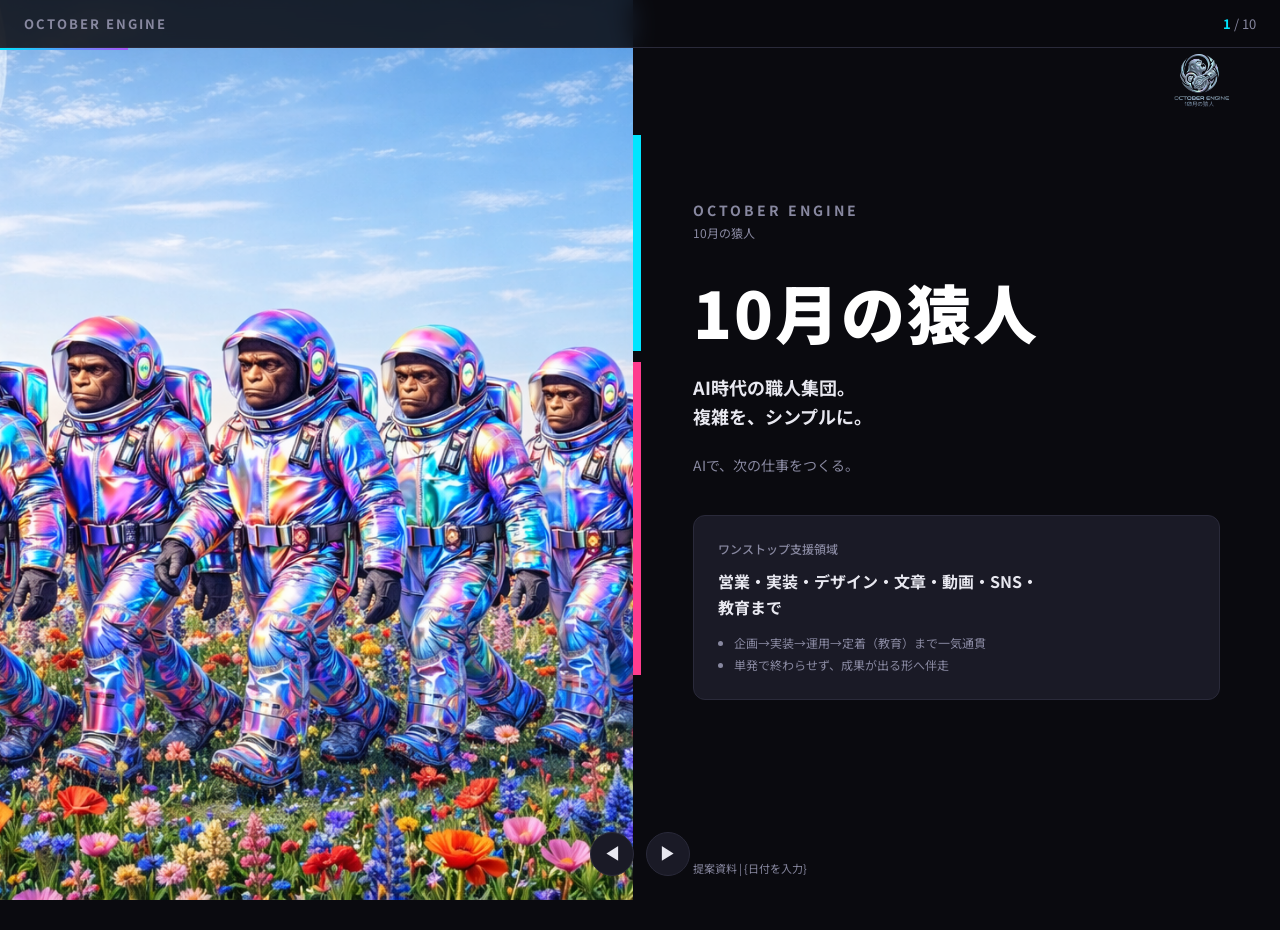
<file: index.html>
<!DOCTYPE html>
<html lang="ja">
<head>
<meta charset="UTF-8">
<meta name="viewport" content="width=device-width, initial-scale=1.0">
<title>10月の猿人 - AI時代の職人集団</title>
<style>
  @import url('https://fonts.googleapis.com/css2?family=Noto+Sans+JP:wght@300;400;500;700;900&display=swap');

  *, *::before, *::after { margin: 0; padding: 0; box-sizing: border-box; }

  :root {
    --bg: #0a0a0f;
    --surface: #12121a;
    --card: #1a1a26;
    --border: #2a2a3a;
    --text: #e8e8f0;
    --text-dim: #8888a0;
    --accent-pink: #ff3c8e;
    --accent-cyan: #00e5ff;
    --accent-purple: #a855f7;
    --accent-orange: #ff8c42;
    --accent-green: #34d399;
    --gradient-1: linear-gradient(135deg, #ff3c8e, #a855f7);
    --gradient-2: linear-gradient(135deg, #00e5ff, #a855f7);
    --gradient-3: linear-gradient(135deg, #ff8c42, #ff3c8e);
  }

  body {
    font-family: 'Noto Sans JP', sans-serif;
    background: var(--bg);
    color: var(--text);
    overflow: hidden;
    height: 100vh;
    width: 100vw;
  }

  /* ---- Navigation ---- */
  .nav-bar {
    position: fixed; top: 0; left: 0; right: 0;
    height: 48px;
    background: rgba(10,10,15,0.85);
    backdrop-filter: blur(12px);
    display: flex; align-items: center; justify-content: space-between;
    padding: 0 24px;
    z-index: 100;
    border-bottom: 1px solid var(--border);
  }
  .nav-bar .logo { font-weight: 700; font-size: 13px; color: var(--text-dim); letter-spacing: 2px; }
  .nav-bar .page-indicator { font-size: 13px; color: var(--text-dim); }
  .nav-bar .page-indicator span { color: var(--accent-cyan); font-weight: 700; }

  .progress-bar {
    position: fixed; top: 48px; left: 0; height: 2px;
    background: var(--gradient-2);
    z-index: 101;
    transition: width 0.4s ease;
  }

  /* ---- Slide Container ---- */
  .slides-wrapper {
    width: 100vw; height: 100vh;
    position: relative;
  }
  .slide {
    position: absolute; top: 0; left: 0;
    width: 100%; height: 100%;
    display: flex; align-items: center; justify-content: center;
    padding: 72px 48px 48px;
    opacity: 0;
    transform: translateY(30px);
    transition: opacity 0.5s ease, transform 0.5s ease;
    pointer-events: none;
    overflow-y: auto;
  }
  .slide.active {
    opacity: 1; transform: translateY(0);
    pointer-events: auto;
  }
  .slide-inner {
    max-width: 960px; width: 100%;
  }

  /* ---- Typography ---- */
  .section-label {
    font-size: 11px; font-weight: 700; letter-spacing: 3px;
    color: var(--accent-cyan);
    margin-bottom: 12px;
    text-transform: uppercase;
  }
  .slide-title {
    font-size: clamp(24px, 4vw, 40px);
    font-weight: 900;
    line-height: 1.3;
    margin-bottom: 16px;
  }
  .slide-title .gradient-text {
    background: var(--gradient-1);
    -webkit-background-clip: text;
    -webkit-text-fill-color: transparent;
    background-clip: text;
  }
  .slide-subtitle {
    font-size: clamp(14px, 2vw, 17px);
    color: var(--text-dim);
    line-height: 1.7;
    margin-bottom: 32px;
  }

  /* ---- Cards ---- */
  .card-grid {
    display: grid;
    gap: 16px;
  }
  .card-grid.cols-3 { grid-template-columns: repeat(auto-fit, minmax(250px, 1fr)); }
  .card-grid.cols-2 { grid-template-columns: repeat(auto-fit, minmax(300px, 1fr)); }
  .card-grid.cols-4 { grid-template-columns: repeat(auto-fit, minmax(200px, 1fr)); }

  .card {
    background: var(--card);
    border: 1px solid var(--border);
    border-radius: 12px;
    padding: 24px;
    transition: border-color 0.3s;
  }
  .card:hover { border-color: var(--accent-purple); }
  .card .card-icon {
    font-size: 22px;
    margin-bottom: 10px;
  }
  .card h3 {
    font-size: 15px; font-weight: 700;
    margin-bottom: 8px;
  }
  .card p, .card ul {
    font-size: 13px;
    color: var(--text-dim);
    line-height: 1.7;
  }
  .card ul { padding-left: 16px; }
  .card ul li { margin-bottom: 4px; }

  .card-accent-top {
    border-top: 2px solid var(--accent-pink);
  }
  .card-accent-top.cyan { border-top-color: var(--accent-cyan); }
  .card-accent-top.purple { border-top-color: var(--accent-purple); }
  .card-accent-top.orange { border-top-color: var(--accent-orange); }
  .card-accent-top.green { border-top-color: var(--accent-green); }

  /* ---- Tags / Badges ---- */
  .badge {
    display: inline-block;
    font-size: 11px; font-weight: 700;
    padding: 4px 10px;
    border-radius: 20px;
    margin-right: 6px;
    margin-bottom: 6px;
  }
  .badge.pink { background: rgba(255,60,142,0.15); color: var(--accent-pink); }
  .badge.cyan { background: rgba(0,229,255,0.15); color: var(--accent-cyan); }
  .badge.purple { background: rgba(168,85,247,0.15); color: var(--accent-purple); }
  .badge.orange { background: rgba(255,140,66,0.15); color: var(--accent-orange); }
  .badge.green { background: rgba(52,211,153,0.15); color: var(--accent-green); }

  /* ---- Flow / Steps ---- */
  .flow-row {
    display: flex;
    align-items: center;
    gap: 8px;
    flex-wrap: wrap;
    margin-bottom: 24px;
  }
  .flow-step {
    background: var(--card);
    border: 1px solid var(--border);
    border-radius: 8px;
    padding: 12px 20px;
    font-size: 14px;
    font-weight: 700;
    text-align: center;
  }
  .flow-arrow { color: var(--accent-cyan); font-size: 20px; }

  /* ---- KPI Metric ---- */
  .metric {
    text-align: center;
    padding: 16px;
  }
  .metric .value {
    font-size: 32px;
    font-weight: 900;
    background: var(--gradient-1);
    -webkit-background-clip: text;
    -webkit-text-fill-color: transparent;
    background-clip: text;
  }
  .metric .label {
    font-size: 12px;
    color: var(--text-dim);
    margin-top: 4px;
  }

  /* ---- Timeline ---- */
  .timeline { position: relative; padding-left: 32px; }
  .timeline::before {
    content: '';
    position: absolute; left: 10px; top: 0; bottom: 0;
    width: 2px;
    background: var(--border);
  }
  .timeline-item {
    position: relative;
    margin-bottom: 28px;
  }
  .timeline-item::before {
    content: '';
    position: absolute; left: -27px; top: 6px;
    width: 12px; height: 12px;
    border-radius: 50%;
    background: var(--accent-cyan);
    border: 2px solid var(--bg);
  }
  .timeline-item .step-num {
    font-size: 11px; font-weight: 700;
    color: var(--accent-cyan);
    letter-spacing: 1px;
    margin-bottom: 4px;
  }
  .timeline-item h3 {
    font-size: 15px; font-weight: 700;
    margin-bottom: 4px;
  }
  .timeline-item p {
    font-size: 13px; color: var(--text-dim); line-height: 1.6;
  }
  .timeline-item .meta {
    font-size: 11px;
    color: var(--accent-purple);
    margin-top: 4px;
    font-weight: 500;
  }

  /* ---- CTA Section ---- */
  .cta-box {
    background: var(--card);
    border: 1px solid var(--border);
    border-radius: 16px;
    padding: 32px;
    text-align: center;
  }
  .cta-box h3 {
    font-size: 20px; font-weight: 900;
    margin-bottom: 8px;
  }
  .cta-box p {
    font-size: 14px; color: var(--text-dim);
    margin-bottom: 20px;
  }
  .cta-buttons { display: flex; gap: 12px; justify-content: center; flex-wrap: wrap; }
  .btn {
    display: inline-flex; align-items: center; gap: 8px;
    padding: 12px 28px;
    border-radius: 8px;
    font-size: 14px; font-weight: 700;
    text-decoration: none;
    cursor: pointer;
    border: none;
    transition: transform 0.2s, box-shadow 0.2s;
  }
  .btn:hover { transform: translateY(-2px); }
  .btn-primary {
    background: var(--gradient-1);
    color: #fff;
  }
  .btn-secondary {
    background: transparent;
    border: 1px solid var(--border);
    color: var(--text);
  }

  /* ---- Slide 1 Hero ---- */
  .hero-center { text-align: center; }
  .hero-center .hero-title {
    font-size: clamp(32px, 6vw, 56px);
    font-weight: 900;
    line-height: 1.2;
    margin-bottom: 16px;
  }
  .hero-center .hero-sub {
    font-size: clamp(15px, 2.5vw, 20px);
    color: var(--text-dim);
    margin-bottom: 32px;
  }
  .hero-tags { margin-bottom: 24px; }

  /* ---- Bottom nav arrows ---- */
  .slide-nav {
    position: fixed;
    bottom: 24px;
    left: 50%;
    transform: translateX(-50%);
    display: flex;
    gap: 12px;
    z-index: 100;
  }
  .slide-nav button {
    width: 44px; height: 44px;
    border-radius: 50%;
    background: var(--card);
    border: 1px solid var(--border);
    color: var(--text);
    font-size: 18px;
    cursor: pointer;
    display: flex; align-items: center; justify-content: center;
    transition: background 0.2s, border-color 0.2s;
  }
  .slide-nav button:hover {
    background: var(--accent-purple);
    border-color: var(--accent-purple);
  }

  /* ---- Unit stripe ---- */
  .unit-card {
    display: flex; align-items: flex-start; gap: 16px;
    background: var(--card);
    border: 1px solid var(--border);
    border-radius: 12px;
    padding: 20px 24px;
    margin-bottom: 12px;
  }
  .unit-card .unit-badge {
    flex-shrink: 0;
    width: 8px;
    border-radius: 4px;
    align-self: stretch;
  }
  .unit-card .unit-body h3 { font-size: 15px; font-weight: 700; margin-bottom: 6px; }
  .unit-card .unit-body p { font-size: 13px; color: var(--text-dim); line-height: 1.6; }
  .unit-card .unit-results {
    font-size: 12px; color: var(--accent-green); margin-top: 8px; font-weight: 500;
  }

  /* ---- Service 2-col ---- */
  .service-split {
    display: grid;
    grid-template-columns: 1fr 1fr;
    gap: 20px;
  }
  @media (max-width: 700px) {
    .service-split { grid-template-columns: 1fr; }
    .card-grid.cols-3, .card-grid.cols-4 { grid-template-columns: 1fr; }
  }
  .service-box {
    background: var(--card);
    border: 1px solid var(--border);
    border-radius: 12px;
    padding: 24px;
  }
  .service-box h3 {
    font-size: 16px; font-weight: 700; margin-bottom: 4px;
  }
  .service-box .service-desc {
    font-size: 13px; color: var(--text-dim); margin-bottom: 14px; line-height: 1.6;
  }
  .service-box .detail-row {
    display: flex; gap: 16px; flex-wrap: wrap;
    margin-bottom: 10px;
  }
  .service-box .detail-item {
    font-size: 12px;
  }
  .service-box .detail-item .dl { color: var(--text-dim); }
  .service-box .detail-item .dv { font-weight: 700; color: var(--accent-cyan); }
  .service-box ul {
    padding-left: 16px;
    font-size: 13px; color: var(--text-dim);
    line-height: 1.7;
  }

  /* ---- Team ---- */
  .team-grid {
    display: grid;
    grid-template-columns: repeat(auto-fit, minmax(180px, 1fr));
    gap: 12px;
  }
  .team-card {
    background: var(--card);
    border: 1px solid var(--border);
    border-radius: 10px;
    padding: 16px;
    font-size: 13px;
  }
  .team-card .role {
    font-size: 11px; font-weight: 700;
    color: var(--accent-cyan);
    margin-bottom: 6px;
  }
  .team-card .members {
    color: var(--text-dim);
    line-height: 1.6;
  }

  /* ---- Strengths ---- */
  .strength-item {
    display: flex;
    align-items: flex-start;
    gap: 14px;
    margin-bottom: 18px;
  }
  .strength-item .s-icon {
    flex-shrink: 0;
    width: 36px; height: 36px;
    border-radius: 8px;
    display: flex; align-items: center; justify-content: center;
    font-size: 16px;
    background: rgba(168,85,247,0.15);
  }
  .strength-item h3 { font-size: 14px; font-weight: 700; margin-bottom: 2px; }
  .strength-item p { font-size: 13px; color: var(--text-dim); line-height: 1.6; }

  .divider {
    height: 1px;
    background: var(--border);
    margin: 24px 0;
  }

  .note {
    font-size: 12px;
    color: var(--text-dim);
    margin-top: 16px;
    line-height: 1.6;
  }
  .tagline {
    font-size: 14px;
    font-weight: 700;
    color: var(--text-dim);
    margin-top: 12px;
  }
  .tagline em {
    font-style: normal;
    color: var(--accent-pink);
  }
  /* ---- Slide 1 Split Design ---- */
  .slide[data-slide="1"] {
    padding: 0;
    align-items: stretch;
  }
  .hero-split {
    display: flex;
    width: 100%;
    max-width: none;
    height: 100%;
  }
  .hero-split .hero-left {
    flex: 1.2;
    background: url("./images/bg.png") center/cover no-repeat;
    position: relative;
  }
  .hero-split .hero-right {
    flex: 1;
    padding: 80px 60px;
    display: flex;
    flex-direction: column;
    justify-content: center;
    position: relative;
    background: var(--bg);
  }
  .hero-split .main-title {
    font-size: clamp(40px, 5vw, 70px);
    font-weight: 900;
    margin-bottom: 24px;
    line-height: 1.2;
    color: #fff;
    letter-spacing: 2px;
  }
  .hero-split .hero-logo {
    position: absolute;
    top: 40px;
    right: 40px;
    width: 140px;
    height: auto;
    background: transparent;
    padding: 0;
    mix-blend-mode: screen;
  }
  .hero-split .accent-line {
    position: absolute;
    left: 0;
    top: 15%;
    bottom: 25%;
    width: 8px;
    background: linear-gradient(to bottom, var(--accent-cyan) 40%, transparent 40%, transparent 42%, var(--accent-pink) 42%);
  }
  .hero-split .service-card {
    background: var(--card);
    border: 1px solid var(--border);
    border-radius: 12px;
    padding: 24px;
    margin-top: 40px;
  }
  .hero-split .footer-text {
    position: absolute;
    bottom: 24px;
    left: 60px;
    font-size: 11px;
    color: var(--text-dim);
  }
</style>
</head>
<body>

<!-- Navigation Bar -->
<div class="nav-bar">
  <div class="logo">OCTOBER ENGINE</div>
  <div class="page-indicator"><span id="currentPage">1</span> / 10</div>
</div>
<div class="progress-bar" id="progressBar" style="width:10%"></div>

<!-- Slides -->
<div class="slides-wrapper">

  <!-- Slide 1: Title -->
  <div class="slide active" data-slide="1">
    <div class="slide-inner hero-split">
      <div class="hero-left"></div>
      <div class="hero-right">
        <div class="accent-line"></div>
        <div class="hero-logo">
          <img src="./images/logo.png" alt="Logo" style="width:100%; height:100%; object-fit:contain;">
        </div>
        
        <div class="section-label" style="font-size:14px; margin-bottom:4px; color:var(--text-dim); letter-spacing:3px;">OCTOBER ENGINE</div>
        <div style="font-size:12px; color:var(--text-dim); margin-bottom:32px;">10月の猿人</div>

        <div class="main-title">10月の猿人</div>
        
        <div style="font-size:18px; font-weight:700; line-height:1.6; margin-bottom:24px;">
          AI時代の職人集団。<br>複雑を、シンプルに。
        </div>

        <div style="font-size:14px; color:var(--text-dim);">
          AIで、次の仕事をつくる。
        </div>

        <div class="service-card">
          <h3 style="font-size:12px; color:var(--text-dim); margin-bottom:12px; font-weight:500;">ワンストップ支援領域</h3>
          <p style="font-size:16px; font-weight:700; margin-bottom:12px; line-height:1.6;">
            営業・実装・デザイン・文章・動画・SNS・<br>教育まで
          </p>
          <ul style="padding-left:16px; font-size:12px; color:var(--text-dim); line-height:1.8;">
            <li>企画→実装→運用→定着（教育）まで一気通貫</li>
            <li>単発で終わらせず、成果が出る形へ伴走</li>
          </ul>
        </div>

        <div class="footer-text">提案資料 | {日付を入力}</div>
      </div>
    </div>
  </div>

  <!-- Slide 2: Problem -->
  <div class="slide" data-slide="2">
    <div class="slide-inner">
      <div class="section-label">PROBLEM</div>
      <div class="slide-title">企業が抱える<span class="gradient-text">AI活用の3つの壁</span></div>
      <div class="slide-subtitle">導入はできても「現場で使い切れない」「成果に結びつかない」——多くの現場で起きています。</div>
      <div class="card-grid cols-3">
        <div class="card card-accent-top">
          <div class="card-icon">🧭</div>
          <h3>どこから始めるか分からない</h3>
          <p>目的設計・優先順位が曖昧なまま導入が先行。「何を改善し、どこから効かせるか」が決まらず、止まりやすい。</p>
          <ul style="margin-top:10px;">
            <li>ツール選定がゴールになっている</li>
            <li>担当者が孤立し、企画が進まない</li>
          </ul>
        </div>
        <div class="card card-accent-top purple">
          <div class="card-icon">⚙️</div>
          <h3>現場で使い切れない</h3>
          <p>運用設計やテンプレが無く、属人的な利用に。仕組み化できず「続かない」「品質が揺れる」状態に陥る。</p>
          <ul style="margin-top:10px;">
            <li>プロンプトが個人依存で再現性がない</li>
            <li>教育・定着の場が用意できない</li>
          </ul>
        </div>
        <div class="card card-accent-top orange">
          <div class="card-icon">📉</div>
          <h3>成果が見えない</h3>
          <p>売上・工数・CV・発信KPIなど、指標に接続できない。価値が説明できず、継続投資が難しくなる。</p>
          <ul style="margin-top:10px;">
            <li>ROIが語れず、社内説得が通らない</li>
            <li>改善が回らず、効果が頭打ち</li>
          </ul>
        </div>
      </div>
      <p class="note" style="text-align:center;margin-top:24px;">これらは「人材の寄せ集め」では解けません。必要なのは、<strong style="color:var(--accent-cyan);">設計・実装・運用・教育をチームで回す体制</strong>です。</p>
    </div>
  </div>

  <!-- Slide 3: Solution -->
  <div class="slide" data-slide="3">
    <div class="slide-inner">
      <div class="section-label">SOLUTION</div>
      <div class="slide-title">解決策＝<span class="gradient-text">チームで伴走する実装集団</span></div>
      <div class="slide-subtitle">「AIを入れる」ではなく、現場で使える成果に変えるために、設計から定着までを一気通貫で回します。</div>
      <div class="flow-row">
        <div class="flow-step">🎯 企画<br><small style="color:var(--text-dim);font-weight:400;">目的・優先順位を設計</small></div>
        <div class="flow-arrow">→</div>
        <div class="flow-step">⚡ 実装<br><small style="color:var(--text-dim);font-weight:400;">プロンプト・仕組み化</small></div>
        <div class="flow-arrow">→</div>
        <div class="flow-step">🔄 運用<br><small style="color:var(--text-dim);font-weight:400;">KPIで改善を回す</small></div>
        <div class="flow-arrow">→</div>
        <div class="flow-step">📚 教育<br><small style="color:var(--text-dim);font-weight:400;">再現性として定着</small></div>
      </div>
      <div class="divider"></div>
      <p class="tagline" style="text-align:center;">複雑を、<em>シンプルな成果へ。</em></p>
      <p class="note" style="text-align:center;">AI・業務・制作・集客が絡む課題を整理し、実装し、運用し、価値として定着させます。<br>AI人材の寄せ集めではなく、役割が連携する"チーム設計"で成果まで到達します。</p>
    </div>
  </div>

  <!-- Slide 4: Value -->
  <div class="slide" data-slide="4">
    <div class="slide-inner">
      <div class="section-label">VALUE</div>
      <div class="slide-title">提供価値：<span class="gradient-text">3つのユニットで前進</span></div>
      <div class="slide-subtitle">外向きは「11人」ではなく、3ユニットで記憶される形に整理します。</div>

      <div class="unit-card">
        <div class="unit-badge" style="background:var(--accent-pink);"></div>
        <div class="unit-body">
          <h3>ユニットA｜AI業務改善・実装</h3>
          <p>業務効率化／プロンプト設計／テンプレ整備／定着支援（簡易レクチャー・運用設計）</p>
          <div class="unit-results">成果の例：工数削減／品質の標準化／対応速度の改善</div>
        </div>
      </div>

      <div class="unit-card">
        <div class="unit-badge" style="background:var(--accent-purple);"></div>
        <div class="unit-body">
          <h3>ユニットB｜ブランド・コンテンツ制作</h3>
          <p>Web／LP／コピーライティング／デザイン／動画制作／ブランド表現（世界観づくり）</p>
          <div class="unit-results">成果の例：CV改善／提案力の向上／制作スピードの増強</div>
        </div>
      </div>

      <div class="unit-card">
        <div class="unit-badge" style="background:var(--accent-cyan);"></div>
        <div class="unit-body">
          <h3>ユニットC｜集客・運用・マネタイズ</h3>
          <p>SNS運用／コンテンツ導線設計／収益化設計／運用改善（KPIで回す）</p>
          <div class="unit-results">成果の例：投稿継続率UP／商談数UP／運用の型化</div>
        </div>
      </div>

      <p class="note" style="text-align:center;">役割が連携することで、AI活用を「導入」から「成果」へ。必要なユニットから柔軟に編成します。</p>
    </div>
  </div>

  <!-- Slide 5: Service 1 -->
  <div class="slide" data-slide="5">
    <div class="slide-inner">
      <div class="section-label">SERVICE</div>
      <div class="slide-title">主力サービス①：<span class="gradient-text">入口〜実装</span></div>
      <div class="slide-subtitle">小さく入って課題を掴み、短期間で"使える仕組み"まで落とし込みます。</div>

      <div class="service-split">
        <div class="service-box" style="border-top:2px solid var(--accent-cyan);">
          <h3>🔍 AI業務改善診断（入口）</h3>
          <p class="service-desc">まず「何を、どこから」改善するかを明確に</p>
          <ul>
            <li>現状ヒアリング／業務フロー可視化</li>
            <li>AIで削減できる工数ポイント整理</li>
            <li>導入優先順位の提案</li>
            <li>即効改善案を1〜3個提示</li>
          </ul>
          <div class="detail-row" style="margin-top:16px;">
            <div class="detail-item"><span class="dl">期間：</span><span class="dv">1〜2週</span></div>
            <div class="detail-item"><span class="dl">価格目安：</span><span class="dv">5〜15万円（税別）</span></div>
          </div>
          <p style="font-size:12px;color:var(--accent-green);margin-top:8px;">▶ 改善ロードマップ／即効施策案／優先順位を"見える化"</p>
        </div>

        <div class="service-box" style="border-top:2px solid var(--accent-orange);">
          <h3>⚡ AI実装スプリント（主力）</h3>
          <p class="service-desc">短期間で仕組みを実装し、運用に載せる</p>
          <ul>
            <li>プロンプト設計／業務効率化の実装</li>
            <li>テンプレ整備／ドキュメント化</li>
            <li>運用フロー設計（役割・ルール）</li>
            <li>チームへの簡易レクチャー</li>
          </ul>
          <div class="detail-row" style="margin-top:16px;">
            <div class="detail-item"><span class="dl">期間：</span><span class="dv">2〜6週</span></div>
            <div class="detail-item"><span class="dl">価格目安：</span><span class="dv">30〜80万円（税別）</span></div>
          </div>
          <p style="font-size:12px;color:var(--accent-green);margin-top:8px;">▶ 営業資料／SNS運用／記事・台本制作／問い合わせ対応の型化</p>
        </div>
      </div>

      <p class="note" style="text-align:center;margin-top:20px;">まずは診断で「最短で効くポイント」を特定し、スプリントで実装。必要に応じて顧問・制作・教育へ拡張できます。</p>
    </div>
  </div>

  <!-- Slide 6: Service 2 -->
  <div class="slide" data-slide="6">
    <div class="slide-inner">
      <div class="section-label">SERVICE</div>
      <div class="slide-title">主力サービス②：<span class="gradient-text">集客と継続</span></div>
      <div class="slide-subtitle">つくって終わりではなく、集客導線の構築→運用改善まで伴走します。</div>

      <div class="service-split">
        <div class="service-box" style="border-top:2px solid var(--accent-pink);">
          <h3>🎯 集客導線構築パッケージ</h3>
          <p class="service-desc">LP〜SNS〜動画を「売れる導線」に統合</p>
          <ul>
            <li>LP／Web制作（導線設計含む）</li>
            <li>コピーライティング（訴求・オファー設計）</li>
            <li>SNS運用設計（投稿型・テンプレ・導線）</li>
            <li>動画編集（ショート／YouTube用の型化）</li>
          </ul>
          <div class="detail-row" style="margin-top:16px;">
            <div class="detail-item"><span class="dl">期間：</span><span class="dv">3〜6週</span></div>
            <div class="detail-item"><span class="dl">価格目安：</span><span class="dv">50〜150万円（税別）</span></div>
          </div>
          <p style="font-size:12px;color:var(--accent-green);margin-top:8px;">▶ LP／投稿テンプレ／台本・編集プリセット／導線設計図（KPI含む）</p>
        </div>

        <div class="service-box" style="border-top:2px solid var(--accent-purple);">
          <h3>🤝 AI伴走顧問（継続）</h3>
          <p class="service-desc">運用を回し、成果が出るまで改善し続ける</p>
          <ul>
            <li>月次相談／壁打ち（戦略・施策・優先順位）</li>
            <li>プロンプト改善／テンプレ拡張</li>
            <li>運用レビュー（KPI・導線・制作フロー）</li>
            <li>新AIツール導入提案／定着支援</li>
          </ul>
          <div class="detail-row" style="margin-top:16px;">
            <div class="detail-item"><span class="dl">頻度：</span><span class="dv">月1〜2回</span></div>
            <div class="detail-item"><span class="dl">価格目安：</span><span class="dv">月15〜50万円（税別）</span></div>
          </div>
          <p style="font-size:12px;color:var(--accent-green);margin-top:8px;">▶ SNS運用の改善／問い合わせ対応の型化／提案・制作の効率化</p>
        </div>
      </div>

      <p class="note" style="text-align:center;margin-top:20px;">まずは導線を整え、運用を回しながら改善。必要に応じてスプリント（実装）や教育支援へ拡張できます。</p>
    </div>
  </div>

  <!-- Slide 7: Strengths -->
  <div class="slide" data-slide="7">
    <div class="slide-inner">
      <div class="section-label">STRENGTHS</div>
      <div class="slide-title">10月の猿人の<span class="gradient-text">強み</span></div>
      <div class="slide-subtitle">"AIが使える"ではなく、成果が出る形に実装して定着させるためのチーム体制です。</div>

      <div style="display:grid;grid-template-columns:1fr 1fr;gap:24px;">
        <div>
          <h3 style="font-size:14px;color:var(--accent-cyan);margin-bottom:16px;">営業で刺さる「4つの強み」</h3>

          <div class="strength-item">
            <div class="s-icon">🔗</div>
            <div>
              <h3>ワンストップ（企画〜教育）</h3>
              <p>導入で止めず、現場の運用ルール・テンプレまで整備して定着させます。</p>
            </div>
          </div>

          <div class="strength-item">
            <div class="s-icon" style="background:rgba(255,60,142,0.15);">🛠️</div>
            <div>
              <h3>実装できる × 伝えられる</h3>
              <p>システム/プロンプトの実装と、文章・デザイン・動画での伝達が同居。</p>
            </div>
          </div>

          <div class="strength-item">
            <div class="s-icon" style="background:rgba(0,229,255,0.15);">⚡</div>
            <div>
              <h3>小回りとスピード</h3>
              <p>診断→スプリントで、短期間に"使える仕組み"として提供します。</p>
            </div>
          </div>

          <div class="strength-item">
            <div class="s-icon" style="background:rgba(52,211,153,0.15);">📊</div>
            <div>
              <h3>数字で語る運用</h3>
              <p>工数・売上・CV・制作本数などKPIに接続し、改善を継続します。</p>
            </div>
          </div>
        </div>

        <div>
          <h3 style="font-size:14px;color:var(--accent-cyan);margin-bottom:16px;">チーム体制（役割で編成）</h3>
          <div class="team-grid">
            <div class="team-card">
              <div class="role">🎯 PM / 営業</div>
              <div class="members">ナカザキ</div>
            </div>
            <div class="team-card">
              <div class="role">✑ クリエイティブ</div>
              <div class="members">雪舟／フレデリック／しのさん／沖さん</div>
            </div>
            <div class="team-card">
              <div class="role">⚡ 実装</div>
              <div class="members">ジェット／みっちー</div>
            </div>
            <div class="team-card">
              <div class="role">📣 集客 / 運用</div>
              <div class="members">みはるさん／大阪の男の子</div>
            </div>
            <div class="team-card">
              <div class="role">🤝 サポート</div>
              <div class="members">かなこちゃん／Mino</div>
            </div>
          </div>
          <p class="note">課題に合わせてユニットを組み替え。単発支援で終わらせず、役割分担されたチームで「実装→運用→改善」を回します。</p>
        </div>
      </div>
    </div>
  </div>

  <!-- Slide 8: Results -->
  <div class="slide" data-slide="8">
    <div class="slide-inner">
      <div class="section-label">RESULTS</div>
      <div class="slide-title">実績・<span class="gradient-text">成果</span></div>
      <div class="slide-subtitle">「できる」を数字で見える化。実数は貴社事例に合わせて差し替え可能です。</div>

      <div class="card-grid cols-3">
        <div class="card card-accent-top">
          <h3>事例A｜営業資料作成の効率化</h3>
          <p style="margin-bottom:12px;">提案書づくりを"型"にして速くする</p>
          <p><strong style="color:var(--text);">課題：</strong>提案資料の作成に時間がかかり、提案数が伸びない。</p>
          <p style="margin-top:8px;"><strong style="color:var(--text);">施策：</strong>提案テンプレ＋プロンプト整備、構成/言い回しを標準化</p>
          <div style="display:flex;gap:16px;margin-top:16px;">
            <div class="metric">
              <div class="value">-40%</div>
              <div class="label">作成時間</div>
            </div>
            <div class="metric">
              <div class="value">×2倍</div>
              <div class="label">提案本数</div>
            </div>
          </div>
        </div>

        <div class="card card-accent-top cyan">
          <h3>事例B｜SNS/動画運用の型化</h3>
          <p style="margin-bottom:12px;">制作フローを定型化して継続</p>
          <p><strong style="color:var(--text);">課題：</strong>投稿・動画が属人化し、更新が止まりやすい。</p>
          <p style="margin-top:8px;"><strong style="color:var(--text);">施策：</strong>台本テンプレ／編集プリセット、投稿カレンダー＋チェック体制</p>
          <div style="display:flex;gap:16px;margin-top:16px;">
            <div class="metric">
              <div class="value">8→16</div>
              <div class="label">月間投稿数</div>
            </div>
            <div class="metric">
              <div class="value">95%</div>
              <div class="label">継続率</div>
            </div>
          </div>
        </div>

        <div class="card card-accent-top orange">
          <h3>事例C｜LPリニューアル</h3>
          <p style="margin-bottom:12px;">訴求と導線を磨き、CVを改善</p>
          <p><strong style="color:var(--text);">課題：</strong>反応が伸びず、問い合わせに繋がりにくい。</p>
          <p style="margin-top:8px;"><strong style="color:var(--text);">施策：</strong>コピー最適化（訴求整理）、CTA/導線の再設計</p>
          <div style="margin-top:16px;">
            <div class="metric">
              <div class="value">+25%</div>
              <div class="label">CVR</div>
            </div>
          </div>
          <p class="note" style="text-align:center;">※母数や導線条件により変動</p>
        </div>
      </div>

      <p class="note" style="text-align:center;margin-top:16px;">事例の基本形：課題 → 施策 → KPI（工数削減／売上・CV改善／制作本数／継続率など）。数値は実績に合わせて提示します。</p>
    </div>
  </div>

  <!-- Slide 9: Process -->
  <div class="slide" data-slide="9">
    <div class="slide-inner">
      <div class="section-label">PROCESS</div>
      <div class="slide-title">導入の流れ（<span class="gradient-text">5ステップ</span>）</div>
      <div class="slide-subtitle">まずは小さく始めて、短期間で"使える仕組み"に落とし込みます。</div>

      <div class="timeline">
        <div class="timeline-item">
          <div class="step-num">STEP 01 — START</div>
          <h3>無料相談（30分壁打ち）</h3>
          <p>目的・課題・現状を整理し、優先順位と最短ルートを仮説化します。</p>
          <div class="meta">所要：30分</div>
        </div>
        <div class="timeline-item">
          <div class="step-num">STEP 02 — DIAG</div>
          <h3>AI業務改善診断（1〜2週）</h3>
          <p>業務フローを可視化し、工数削減ポイントと導入優先順位を"見える化"します。</p>
          <div class="meta">期間：1〜2週</div>
        </div>
        <div class="timeline-item">
          <div class="step-num">STEP 03 — BUILD</div>
          <h3>実装スプリント（2〜6週）</h3>
          <p>プロンプト／テンプレ／運用ルールを整備し、現場で回る状態まで実装します。</p>
          <div class="meta">期間：2〜6週</div>
        </div>
        <div class="timeline-item">
          <div class="step-num">STEP 04 — RUN</div>
          <h3>運用開始・レビュー</h3>
          <p>KPIと制作フローを回し、詰まりを潰して改善サイクルを作ります。</p>
          <div class="meta">頻度：週次/隔週</div>
        </div>
        <div class="timeline-item">
          <div class="step-num">STEP 05 — GROW</div>
          <h3>伴走・拡張（顧問/教育・追加開発）</h3>
          <p>運用を継続しながら、内製化・研修・集客導線の拡張まで広げます。</p>
          <div class="meta">目安：月次で継続 ※規模に応じて調整</div>
        </div>
      </div>

      <p class="note" style="text-align:center;">最短は「無料相談→診断→スプリント」。状況により、制作（LP/SNS/動画）や教育（研修・内製化）を組み合わせます。</p>
    </div>
  </div>

  <!-- Slide 10: CTA -->
  <div class="slide" data-slide="10">
    <div class="slide-inner hero-center">
      <div class="section-label">NEXT ACTION</div>
      <div class="slide-title" style="margin-bottom:8px;">次の<span class="gradient-text">アクション</span></div>
      <div class="slide-subtitle">是非一度、壁打ちで「壁」を見つけ出しましょう。<br>「診断」or「無料相談」、どちらからでもOKです。</div>

      <div class="service-split" style="max-width:700px;margin:0 auto 32px;">
        <div class="service-box" style="border-top:2px solid var(--accent-cyan);text-align:left;">
          <h3>🔍 AI業務改善診断</h3>
          <p class="service-desc">業務フローを可視化し、工数削減ポイント／優先順位／即効施策を提示。</p>
          <div class="detail-row">
            <div class="detail-item"><span class="dl">目安：</span><span class="dv">5〜15万円</span></div>
            <div class="detail-item"><span class="dl">期間：</span><span class="dv">1〜2週</span></div>
          </div>
        </div>
        <div class="service-box" style="border-top:2px solid var(--accent-green);text-align:left;">
          <h3>💬 30分無料相談（壁打ち）</h3>
          <p class="service-desc">目的と現状を整理し、最短ルート（優先順位・次の一手）を仮説化します。</p>
          <div class="detail-row">
            <div class="detail-item"><span class="dl">所要：</span><span class="dv">30分</span></div>
            <div class="detail-item"><span class="dl">費用：</span><span class="dv" style="color:var(--accent-green);">無料</span></div>
          </div>
        </div>
      </div>

      <div class="divider" style="max-width:400px;margin:24px auto;"></div>

      <p style="font-size:20px;font-weight:900;margin-bottom:4px;">⚛ 10月の猿人</p>
      <p class="tagline">AIで、次の仕事をつくる。<em>複雑を、シンプルな成果へ。</em></p>

      <div class="divider" style="max-width:400px;margin:24px auto;"></div>

      <div style="display:flex;gap:32px;justify-content:center;flex-wrap:wrap;margin-top:16px;">
        <div style="text-align:center;">
          <div style="font-size:12px;color:var(--text-dim);margin-bottom:4px;">✉ MAIL</div>
          <div style="font-size:14px;font-weight:700;color:var(--accent-cyan);">{メールアドレスを入力}</div>
        </div>
        <div style="text-align:center;">
          <div style="font-size:12px;color:var(--text-dim);margin-bottom:4px;">🌐 WEB</div>
          <div style="font-size:14px;font-weight:700;color:var(--accent-cyan);">{WebサイトURLを入力}</div>
        </div>
      </div>

      <p class="note" style="text-align:center;margin-top:24px;">※価格は税別です。内容・期間は要件により調整します。<br>守秘義務のもとでヒアリングし、最適な進め方をご提案します。</p>
    </div>
  </div>

</div>

<!-- Navigation Arrows -->
<div class="slide-nav">
  <button id="prevBtn" onclick="changeSlide(-1)">◀</button>
  <button id="nextBtn" onclick="changeSlide(1)">▶</button>
</div>

<script>
  let current = 1;
  const total = 10;

  function changeSlide(dir) {
    const next = current + dir;
    if (next < 1 || next > total) return;
    document.querySelector(`.slide[data-slide="${current}"]`).classList.remove('active');
    current = next;
    document.querySelector(`.slide[data-slide="${current}"]`).classList.add('active');
    document.getElementById('currentPage').textContent = current;
    document.getElementById('progressBar').style.width = (current / total * 100) + '%';
  }

  // Keyboard navigation
  document.addEventListener('keydown', (e) => {
    if (e.key === 'ArrowRight' || e.key === 'ArrowDown' || e.key === ' ') {
      e.preventDefault();
      changeSlide(1);
    }
    if (e.key === 'ArrowLeft' || e.key === 'ArrowUp') {
      e.preventDefault();
      changeSlide(-1);
    }
  });

  // Touch / swipe support
  let touchStartX = 0;
  document.addEventListener('touchstart', (e) => { touchStartX = e.touches[0].clientX; });
  document.addEventListener('touchend', (e) => {
    const diff = touchStartX - e.changedTouches[0].clientX;
    if (Math.abs(diff) > 50) {
      changeSlide(diff > 0 ? 1 : -1);
    }
  });
</script>

</body>
</html>
</file>
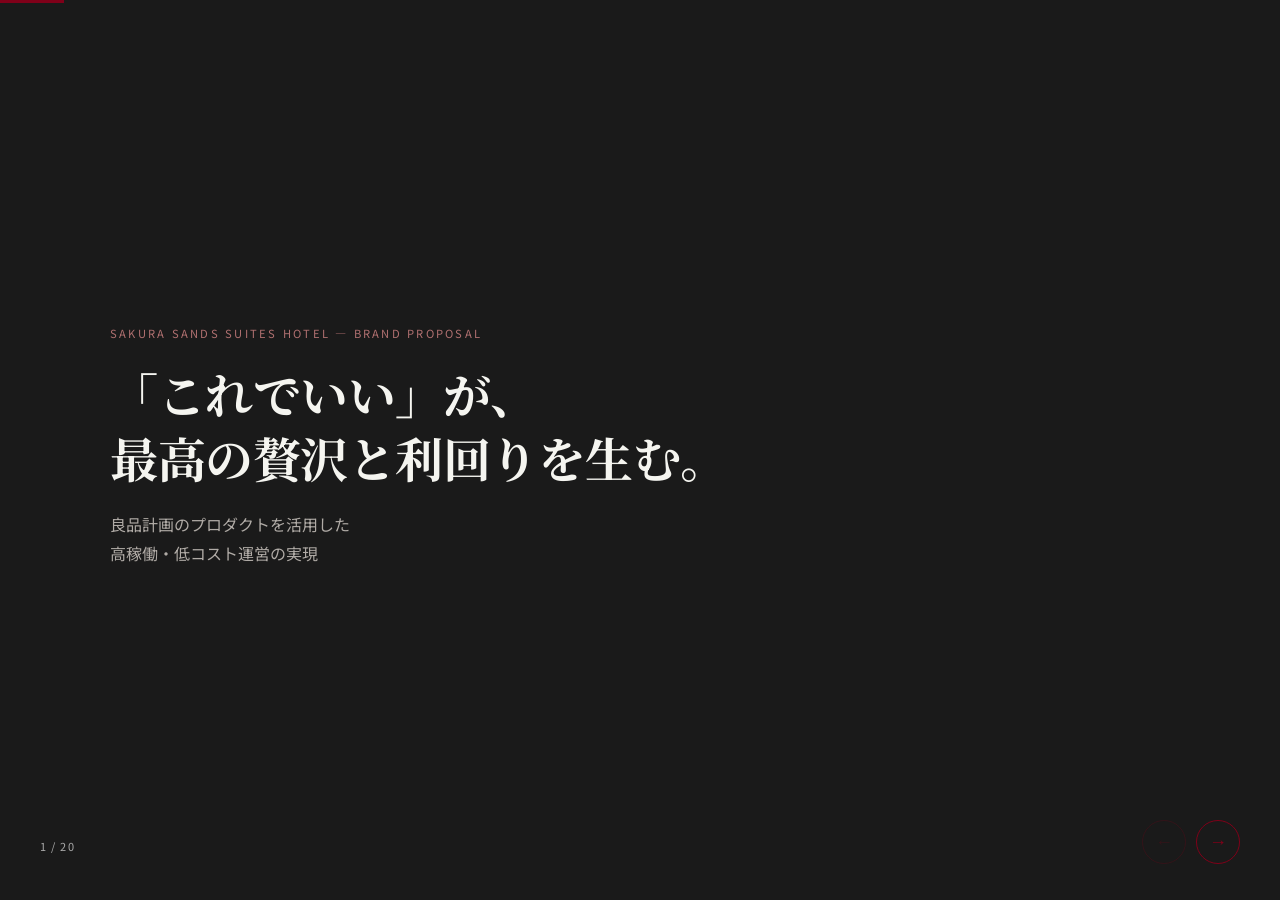
<file: brands/sakura-sands/index.html>
<!DOCTYPE html>
<html lang="ja">
<head>
  <meta charset="UTF-8">
  <meta name="viewport" content="width=device-width, initial-scale=1.0">
  <title>Sakura Sands Suites × 良品計画 ブランディング提案</title>
  <link rel="stylesheet" href="../../engine/slide-engine.css">
  <link rel="stylesheet" href="../../theme/default-theme.css">
  <style>
    :root {
      --accent-color: #7f0019; /* 無印良品レッド */
      --nav-color: #7f0019;
    }

    /* ── 固有スタイル ── */
    .text-accent   { color: var(--accent-color); font-weight: bold; }
    .mt-4          { margin-top: 1rem; }
    .mb-2          { margin-bottom: 0.5rem; }
    .text-center   { text-align: center; }

    /* 画像プレースホルダー */
    .img-placeholder {
      width: 100%;
      height: 260px;
      background-color: #f5f5f2;
      border: 2px dashed #d0cdc8;
      display: flex;
      flex-direction: column;
      align-items: center;
      justify-content: center;
      text-align: center;
      color: #888;
      border-radius: 4px;
      font-size: 0.85rem;
      padding: 14px;
      gap: 6px;
    }
    .img-placeholder a {
      color: var(--accent-color);
      text-decoration: underline;
      word-break: break-all;
      font-size: 0.75rem;
      margin-top: 6px;
    }

    /* 戦略数値ハイライトボックス */
    .strategy-box {
      background-color: rgba(127, 0, 25, 0.05);
      border-left: 4px solid var(--accent-color);
      padding: 16px 18px;
      margin-top: 14px;
      border-radius: 0 4px 4px 0;
    }
    .strategy-num {
      font-size: 1.7rem;
      font-weight: 700;
      color: var(--accent-color);
      line-height: 1.2;
      margin-bottom: 6px;
    }
    .source-note {
      font-size: 0.72rem;
      color: #aaa;
      margin-top: 10px;
      display: block;
    }

    /* タイトルスライド固有 */
    .slide-title .eyebrow {
      font-size: 0.7rem;
      letter-spacing: 0.2em;
      color: #b07070;
      text-transform: uppercase;
      margin-bottom: 18px;
      display: block;
    }
    .slide-title p {
      color: #b0aba6;
      font-size: 1rem;
      margin-top: 10px;
    }

    /* ブランド概要スライド独自レイアウト */
    .brand-spec {
      background: #f7f7f4;
      border-radius: 4px;
      padding: 20px 24px;
      margin-top: 20px;
      font-size: 0.88rem;
    }
    .brand-spec table {
      width: 100%;
      border-collapse: collapse;
    }
    .brand-spec td {
      padding: 7px 0;
      border-bottom: 1px solid #eee;
      vertical-align: top;
    }
    .brand-spec td:first-child {
      color: #999;
      font-size: 0.78rem;
      width: 130px;
      padding-right: 16px;
    }
    .brand-spec tr:last-child td {
      border-bottom: none;
    }

    /* 市場スライドの2ペイン */
    .market-split {
      display: grid;
      grid-template-columns: 1fr 1fr;
      gap: 36px;
      margin-top: 24px;
      align-items: start;
    }
    .market-insight {
      background: #1a1a1a;
      color: #f5f5f0;
      border-radius: 4px;
      padding: 22px 24px;
    }
    .market-insight h3 {
      color: #b07070;
      font-size: 0.72rem;
      letter-spacing: 0.14em;
      text-transform: uppercase;
      margin-bottom: 12px;
    }
    .market-insight p {
      color: #ccc;
      font-size: 0.88rem;
      line-height: 1.7;
    }
    .market-insight .big-num {
      font-size: 2.6rem;
      font-weight: 700;
      color: #fff;
      line-height: 1.1;
      margin-bottom: 4px;
      display: block;
    }

    /* OTAスコア影響 視覚バー */
    .score-bar-wrap { margin-top: 16px; }
    .score-bar-row {
      display: flex;
      align-items: center;
      gap: 12px;
      margin-bottom: 10px;
    }
    .score-bar-label { font-size: 0.8rem; color: #666; width: 140px; flex-shrink: 0; }
    .score-bar-bg {
      flex: 1;
      height: 12px;
      background: #eee;
      border-radius: 6px;
      overflow: hidden;
    }
    .score-bar-fill {
      height: 100%;
      background: var(--accent-color);
      border-radius: 6px;
    }
    .score-bar-val { font-size: 0.8rem; font-weight: 700; color: var(--accent-color); width: 60px; text-align: right; }

    /* クロージング */
    .closing-rule {
      width: 60px;
      height: 2px;
      background: var(--accent-color);
      margin: 28px auto;
    }
    .closing-tagline {
      font-size: clamp(1.4rem, 3vw, 2.2rem);
      font-weight: 700;
      color: var(--accent-color);
      line-height: 1.4;
      margin-bottom: 24px;
    }
    .closing-body {
      font-size: 1rem;
      color: #666;
      line-height: 2;
      max-width: 640px;
      margin: 0 auto;
    }
    .closing-credit {
      margin-top: 36px;
      font-size: 0.72rem;
      color: #ccc;
      letter-spacing: 0.12em;
    }

    @media (max-width: 900px) {
      .market-split { grid-template-columns: 1fr; }
    }

    /* ── 13色カラーカード ── */
    .color-grid-13 {
      display: grid;
      grid-template-columns: repeat(4, 1fr);
      gap: 14px;
      margin-top: 24px;
    }

    .color-card {
      border-radius: 6px;
      overflow: hidden;
      background: #fff;
      border: 1px solid #eee;
      display: flex;
      flex-direction: column;
      transition: box-shadow 0.25s, transform 0.25s;
      cursor: default;
    }
    .color-card:hover {
      box-shadow: 0 6px 20px rgba(0,0,0,0.12);
      transform: translateY(-2px);
    }

    /* 部屋写真 + カラーオーバーレイ */
    .color-card-photo {
      position: relative;
      width: 100%;
      aspect-ratio: 4 / 3;
      overflow: hidden;
    }
    .color-card-photo img {
      width: 100%;
      height: 100%;
      object-fit: cover;
      display: block;
      filter: saturate(0.7) brightness(1.05);
    }
    .color-card-photo .color-overlay {
      position: absolute;
      inset: 0;
      mix-blend-mode: multiply;
      opacity: 0.55;
    }
    /* ホバー時にオーバーレイを薄くして実写を見せる */
    .color-card:hover .color-card-photo .color-overlay {
      opacity: 0.3;
    }
    .color-card:hover .color-card-photo img {
      filter: saturate(1) brightness(1);
    }

    /* 写真上のカラーネームバッジ */
    .color-name-badge {
      position: absolute;
      bottom: 8px;
      left: 10px;
      display: flex;
      align-items: center;
      gap: 6px;
      background: rgba(255,255,255,0.88);
      border-radius: 3px;
      padding: 3px 8px 3px 6px;
      backdrop-filter: blur(4px);
    }
    .color-name-badge .badge-dot {
      width: 10px;
      height: 10px;
      border-radius: 50%;
      flex-shrink: 0;
    }
    .color-name-badge .badge-jp {
      font-size: 0.75rem;
      font-weight: 700;
      color: #1a1a1a;
    }
    .color-name-badge .badge-en {
      font-size: 0.6rem;
      color: #888;
      letter-spacing: 0.06em;
      text-transform: uppercase;
    }

    /* カード本文エリア */
    .color-card-body {
      padding: 10px 12px 11px;
      display: flex;
      flex-direction: column;
      gap: 5px;
    }
    .color-card-concept {
      font-size: 0.71rem;
      color: #666;
      line-height: 1.5;
    }
    .color-card-amenity {
      font-size: 0.68rem;
      color: var(--accent-color);
      font-weight: 600;
      display: flex;
      align-items: flex-start;
      gap: 4px;
      line-height: 1.4;
      border-top: 1px solid #f0ece8;
      padding-top: 5px;
    }
    .color-card-amenity::before {
      content: "▸";
      font-size: 0.56rem;
      margin-top: 2px;
      flex-shrink: 0;
    }

    /* 香りライン */
    .color-card-fragrance {
      font-size: 0.66rem;
      color: #7a5c7a;
      font-weight: 500;
      display: flex;
      align-items: flex-start;
      gap: 4px;
      line-height: 1.4;
    }
    .color-card-fragrance::before {
      content: "◎";
      font-size: 0.54rem;
      margin-top: 2px;
      flex-shrink: 0;
      color: #b88ab8;
    }

    /* IDÉE ライン */
    .color-card-idee {
      font-size: 0.64rem;
      color: #4a6070;
      font-weight: 500;
      display: flex;
      align-items: flex-start;
      gap: 4px;
      line-height: 1.4;
    }
    .color-card-idee::before {
      content: "◈";
      font-size: 0.54rem;
      margin-top: 2px;
      flex-shrink: 0;
      color: #7aabb8;
    }

    .color-card-price {
      font-size: 0.6rem;
      color: #bbb;
      font-weight: 400;
      margin-left: 2px;
    }

    /* カード下部の凡例 */
    .card-legend {
      display: flex;
      gap: 14px;
      margin-top: 12px;
      font-size: 0.7rem;
      color: #aaa;
      align-items: center;
      flex-wrap: wrap;
    }
    .card-legend span { display: flex; align-items: center; gap: 4px; }

    /* ── IDÉE スライド専用 ── */
    .idee-grid {
      display: grid;
      grid-template-columns: 1fr 1fr;
      gap: 28px;
      margin-top: 22px;
      align-items: start;
    }
    .idee-category {
      background: #f7f7f4;
      border-radius: 6px;
      padding: 20px 22px;
    }
    .idee-category .idee-cat-label {
      font-size: 0.65rem;
      font-weight: 700;
      letter-spacing: 0.14em;
      text-transform: uppercase;
      color: #4a6070;
      margin-bottom: 10px;
      display: block;
    }
    .idee-category h3 {
      font-size: 0.95rem;
      margin-bottom: 8px;
    }
    .idee-category p {
      font-size: 0.82rem;
      color: #666;
      line-height: 1.65;
    }
    .idee-category .idee-products {
      list-style: none;
      padding: 0;
      margin-top: 10px;
    }
    .idee-category .idee-products li {
      font-size: 0.78rem;
      color: #555;
      padding: 5px 0;
      border-bottom: 1px solid #eae6e2;
      display: flex;
      justify-content: space-between;
      align-items: baseline;
    }
    .idee-category .idee-products li:last-child { border-bottom: none; }
    .idee-category .idee-products .price-tag {
      font-size: 0.65rem;
      color: #4a6070;
      font-weight: 600;
      flex-shrink: 0;
      margin-left: 8px;
    }
    .idee-note {
      margin-top: 16px;
      background: rgba(74, 96, 112, 0.07);
      border-left: 3px solid #4a6070;
      padding: 12px 16px;
      border-radius: 0 4px 4px 0;
      font-size: 0.82rem;
      color: #4a6070;
    }

    /* ── 香りスライド専用 ── */
    .fragrance-header {
      display: grid;
      grid-template-columns: repeat(5, 1fr);
      gap: 12px;
      margin-top: 20px;
    }
    .frag-type-box {
      background: #f7f7f4;
      border-radius: 6px;
      padding: 14px 12px;
      text-align: center;
    }
    .frag-type-box .frag-icon {
      font-size: 1.4rem;
      display: block;
      margin-bottom: 6px;
    }
    .frag-type-box h4 {
      font-size: 0.78rem;
      font-weight: 700;
      margin-bottom: 4px;
    }
    .frag-type-box p {
      font-size: 0.68rem;
      color: #888;
      line-height: 1.4;
    }

    /* 後方互換（色ドット表示用、チャプタースライド） */
    .color-swatch-row { display: flex; align-items: center; gap: 10px; }
    .color-swatch {
      width: 36px; height: 36px; border-radius: 50%; flex-shrink: 0;
      border: 1px solid rgba(0,0,0,0.06);
    }
    .color-card-name { font-weight: 700; font-size: 0.88rem; line-height: 1.3; color: #1a1a1a; }
    .color-card-en   { font-size: 0.66rem; color: #aaa; letter-spacing: 0.08em; text-transform: uppercase; }

    /* チャプタースライドの13色ドット */
    .color-dots-row {
      display: flex;
      justify-content: center;
      gap: 10px;
      flex-wrap: wrap;
      margin-top: 28px;
    }
    .color-dot {
      width: 22px;
      height: 22px;
      border-radius: 50%;
      border: 1px solid rgba(0,0,0,0.08);
    }

    @media (max-width: 900px) {
      .color-grid-13 { grid-template-columns: repeat(3, 1fr); }
    }
    @media (max-width: 600px) {
      .color-grid-13 { grid-template-columns: repeat(2, 1fr); }
    }
  </style>
</head>
<body>
<div class="slide-deck">

  <!-- ======================================================
       SLIDE 1 / 15 — タイトル
  ====================================================== -->
  <section class="slide slide-title">
    <div class="slide-inner">
      <span class="eyebrow">Sakura Sands Suites Hotel — Brand Proposal</span>
      <h1>「これでいい」が、<br>最高の贅沢と利回りを生む。</h1>
      <p>良品計画のプロダクトを活用した<br>高稼働・低コスト運営の実現</p>
    </div>
  </section>

  <!-- ======================================================
       SLIDE 2 / 15 — ブランド概要
  ====================================================== -->
  <section class="slide slide-brand">
    <div class="slide-inner">
      <span class="label">Brand Identity</span>
      <h2>Sakura Sands Suites とは</h2>
      <p>「桜の砂浜」——日本の美意識と、砂浜のような自然の包容力を重ね合わせたコンセプトホテル。<br>
         訪日富裕層が求める「暮らすように泊まる体験」を、合理的なコストで実現します。</p>

      <div class="brand-pillars">
        <div class="pillar">
          <span class="pillar-en">Live</span>
          <h3>暮らす滞在</h3>
          <p>フルキッチン・ランドリー完備。3泊以上を前提とした<br>Long-Term Stay設計。</p>
        </div>
        <div class="pillar">
          <span class="pillar-en">Simple</span>
          <h3>引き算の美学</h3>
          <p>余分な装飾を排除し、素材と機能に徹した空間。<br>MUJI哲学との完全な一致。</p>
        </div>
        <div class="pillar">
          <span class="pillar-en">Return</span>
          <h3>再訪を設計する</h3>
          <p>帰国後も「MUJI体験」が続くアメニティ設計。<br>口コミとリピートを同時に生む。</p>
        </div>
      </div>

      <div class="brand-spec">
        <table>
          <tr><td>ターゲット</td><td>欧米・豪州・東アジアの富裕層インバウンド旅行者（35〜55歳）</td></tr>
          <tr><td>コンセプト</td><td>「日本に住んでいるような1週間」LTS（Long-Term Stay）スイート</td></tr>
          <tr><td>目標ADR</td><td>¥35,000〜50,000 / 泊（スイートルーム）</td></tr>
          <tr><td>目標稼働率</td><td>75%（年間目標）/ OTA評価 9.0以上維持</td></tr>
          <tr><td>規模想定</td><td>20室規模（スケーラブル設計で50室まで対応可）</td></tr>
        </table>
      </div>
    </div>
  </section>

  <!-- ======================================================
       SLIDE 3 / 15 — 市場環境
  ====================================================== -->
  <section class="slide slide-market">
    <div class="slide-inner">
      <span class="label">Market Context</span>
      <h2>市場環境：インバウンドの「今」と「次」</h2>
      <p>日本のインバウンド市場は過去最高を更新し続けており、高単価帯の需要が特に急伸しています。</p>

      <div class="stat-row">
        <div class="stat-item">
          <span class="stat-num">3,687万人</span>
          <span class="stat-label">2024年 訪日外国人数（過去最高）</span>
          <span class="stat-source">※観光庁 訪日外客統計</span>
        </div>
        <div class="stat-item">
          <span class="stat-num">8.1兆円</span>
          <span class="stat-label">インバウンド消費総額（2024年）</span>
          <span class="stat-source">※観光庁 訪日外国人消費動向調査</span>
        </div>
        <div class="stat-item">
          <span class="stat-num">+23%</span>
          <span class="stat-label">高単価スイートルームADR前年比上昇</span>
          <span class="stat-source">※STR Japan ホテル市場データ（2024年）</span>
        </div>
        <div class="stat-item">
          <span class="stat-num">97%</span>
          <span class="stat-label">無印良品の訪日外国人認知率（日本ブランド中）</span>
          <span class="stat-source">※JETRO インバウンド消費者調査（参考値）</span>
        </div>
      </div>

      <div class="market-split mt-4">
        <div class="market-insight">
          <h3>勝ち筋</h3>
          <span class="big-num">LTS需要</span>
          <p>単泊ビジネスから「週単位で滞在する観光客」へのシフトが加速。7泊以上の長期滞在者は1人あたりの消費額が短期の<strong style="color:#fff">2.8倍</strong>に達します。キッチン付きスイートはこの需要を直接捕捉できます。</p>
        </div>
        <div>
          <h3 style="margin-bottom: 12px;">インバウンド旅行者が宿泊先に求めるもの（複数回答）</h3>
          <div class="score-bar-wrap">
            <div class="score-bar-row">
              <span class="score-bar-label">清潔感・衛生</span>
              <div class="score-bar-bg"><div class="score-bar-fill" style="width:92%"></div></div>
              <span class="score-bar-val">92%</span>
            </div>
            <div class="score-bar-row">
              <span class="score-bar-label">Wi-Fi品質</span>
              <div class="score-bar-bg"><div class="score-bar-fill" style="width:87%"></div></div>
              <span class="score-bar-val">87%</span>
            </div>
            <div class="score-bar-row">
              <span class="score-bar-label">睡眠の質・寝具</span>
              <div class="score-bar-bg"><div class="score-bar-fill" style="width:78%"></div></div>
              <span class="score-bar-val">78%</span>
            </div>
            <div class="score-bar-row">
              <span class="score-bar-label">自炊・キッチン設備</span>
              <div class="score-bar-bg"><div class="score-bar-fill" style="width:64%"></div></div>
              <span class="score-bar-val">64%</span>
            </div>
            <div class="score-bar-row">
              <span class="score-bar-label">サステナビリティ対応</span>
              <div class="score-bar-bg"><div class="score-bar-fill" style="width:58%"></div></div>
              <span class="score-bar-val">58%</span>
            </div>
            <div class="score-bar-row">
              <span class="score-bar-label">ユニークな日本体験</span>
              <div class="score-bar-bg"><div class="score-bar-fill" style="width:71%"></div></div>
              <span class="score-bar-val">71%</span>
            </div>
          </div>
          <span class="source-note">※Booking.com「旅行者トレンド調査 2024」参考値を元に構成</span>
        </div>
      </div>
    </div>
  </section>

  <!-- ======================================================
       SLIDE 4 / 15 — なぜ良品計画か
  ====================================================== -->
  <section class="slide slide-why">
    <div class="slide-inner">
      <span class="label">Strategic Fit</span>
      <h2>なぜ「良品計画」を選ぶのか</h2>
      <p>無印良品は単なる什器メーカーではありません。ホテル経営の3つの核心的課題を同時に解決できる、唯一無二のパートナーです。</p>

      <div class="why-grid">
        <div class="why-item">
          <span class="why-num">01</span>
          <h3>インバウンドが知っているブランド</h3>
          <p>欧米・アジア旅行者の97%が「MUJI」を認知。ホテル空間に展開された瞬間、<strong>「日本らしさ」と「信頼感」を無言で伝えます。</strong>言語の壁を超える最大のコミュニケーションツールです。</p>
        </div>
        <div class="why-item">
          <span class="why-num">02</span>
          <h3>株主優待による永続的コスト優位</h3>
          <p>良品計画の株主優待（MUJIアプリ割引 7%）を活用すれば、初期の家具・家電から日常の消耗品・アメニティまで<strong>すべての調達コストを永続的に7%削減</strong>できます。競合には模倣不可能な構造優位です。</p>
        </div>
        <div class="why-item">
          <span class="why-num">03</span>
          <h3>法人向け一括導入の実績</h3>
          <p>無印良品は「南房テラス（一棟貸し宿）」など複数のホテル・宿泊施設への法人導入実績を持ちます。<strong>什器・収納・アメニティの統一調達</strong>でオペレーションを標準化でき、スタッフ教育コストも削減されます。</p>
        </div>
      </div>

      <div class="strategy-box mt-4">
        <p style="font-size:0.88rem; color:#4a4a4a;">
          <strong style="color:var(--accent-color)">競合との決定的差異：</strong>
          「MUJI × ホテル」という組み合わせはすでに高いオーガニック検索需要を持ちます。
          OTA掲載文に「MUJI家具採用」「無印良品アメニティ」と記載するだけで、
          他ホテルとの差別化ポジションを低コストで確立できます。
        </p>
      </div>
    </div>
  </section>

  <!-- ======================================================
       SLIDE 5 / 20 — サステナブル・ブランド戦略
  ====================================================== -->
  <section class="slide slide-why">
    <div class="slide-inner">
      <span class="label">Brand Philosophy</span>
      <h2>「劣化しない資産」——良品計画のサステナブル・ブランド戦略</h2>
      <p>デザイナー視点で見ると、良品計画は「流行を追わない」ことによって、逆に永続するブランドを構築しています。これはホテル投資において、<strong class="text-accent">買い替え不要・リノベ不要の長期安定資産</strong>を意味します。</p>

      <div class="why-grid">
        <div class="why-item">
          <span class="why-num">A</span>
          <h3>流行に乗らないから、流行に乗らなくていい</h3>
          <p>トレンド系インテリアは3〜5年で「古い」と感じられ、高額リノベが必要になります。MUJIのデザインは1980年の創業当時から本質的に変わっていません。<strong>40年前のデザインが今も新鮮に見える</strong>——それが「時代を超えるデザイン」の証明です。</p>
        </div>
        <div class="why-item">
          <span class="why-num">B</span>
          <h3>哲学とビジネスが完全に一致している</h3>
          <p>「これでいい（not the best, but good enough）」という思想が、そのまま「コスト削減 × 品質維持」のビジネス構造になっています。哲学とビジネスが一体であるため<strong>ブランドがブレない</strong>——これが競合が模倣できない最大の強みです。</p>
        </div>
        <div class="why-item">
          <span class="why-num">C</span>
          <h3>サステナビリティは「後付け」ではなく創業思想</h3>
          <p>多くの企業がSDGsを最近始めた取り組みとして宣伝する中、MUJIは1980年の創業時から無包装・素材開示・無着色を実践しています。<strong>欧米・アジア富裕層インバウンドが「本物のエコ」と感じる</strong>根拠はここにあります。</p>
        </div>
      </div>

      <div class="strategy-box mt-4">
        <p style="font-size:0.88rem; color:#4a4a4a; line-height: 1.8;">
          <strong style="color:var(--accent-color)">ホテル投資家への結論：</strong><br>
          一般的なデザインホテルは「今おしゃれなもの」を買うため、<strong>5年ごとに数百万円のリノベコストが発生し続けます。</strong><br>
          MUJIで統一した空間は「時代を超えるもの」を一度揃えるため、<strong>10年後も同じクオリティに見え、買い替えコストが極小になります。</strong><br><br>
          <strong class="text-accent">MUJIへの投資 ＝ 劣化しない資産を買うこと。流行インテリアは3年で償却が終わるが、MUJIは10年後も資産として残る。</strong>
        </p>
      </div>

      <div class="kpi-grid mt-4">
        <div class="kpi-box">
          <span class="kpi-num">40年</span>
          <span class="kpi-label">創業から変わらないデザイン哲学</span>
        </div>
        <div class="kpi-box">
          <span class="kpi-num">1980年</span>
          <span class="kpi-label">創業時からのサステナビリティ実践</span>
        </div>
        <div class="kpi-box">
          <span class="kpi-num">97%</span>
          <span class="kpi-label">訪日外国人のMUJI認知率</span>
        </div>
        <div class="kpi-box">
          <span class="kpi-num">¥0</span>
          <span class="kpi-label">5年後のリノベ追加予算（MUJI統一の場合）</span>
        </div>
      </div>
    </div>
  </section>

  <!-- ======================================================
       SLIDE 6 / 20 — 全体経営戦略（株主優待スキーム）
  ====================================================== -->
  <section class="slide slide-data">
    <div class="slide-inner">
      <span class="label">Core Strategy</span>
      <h2>経営戦略：株主優待を活用した永続的コスト削減</h2>

      <div class="diagram-container comparison-lr">
        <div>
          <h3>従来の備品調達</h3>
          <p>業者経由の卸売価格で購入。消耗品は都度、定価に近いコストが発生し続けます。ブランドも統一されないため、空間のコヒーレンスも生まれません。</p>
          <div class="kpi-grid" style="margin-top: 16px;">
            <div class="kpi-box">
              <span class="kpi-num" style="color:#999">0%</span>
              <span class="kpi-label">永続的割引なし</span>
            </div>
            <div class="kpi-box">
              <span class="kpi-num" style="color:#999">複数</span>
              <span class="kpi-label">調達先ブランド数</span>
            </div>
          </div>
        </div>

        <div>
          <h3>良品計画 株主優待スキーム</h3>
          <p>良品計画の株式を保有することで、MUJIアプリでの買い物に対し<strong class="text-accent">7%の永続的割引</strong>が適用されます。初期投資（家具・家電）からランニングコスト（消耗品・リネン・アメニティ）まで、全調達に適用。</p>
          <div class="kpi-grid" style="margin-top: 16px;">
            <div class="kpi-box">
              <span class="kpi-num">7%</span>
              <span class="kpi-label">全調達コスト 永続削減</span>
            </div>
            <div class="kpi-box">
              <span class="kpi-num">¥350万</span>
              <span class="kpi-label">年間調達5,000万円想定時の削減額</span>
            </div>
          </div>
          <span class="source-note">※良品計画 株主優待制度（100株以上保有）に基づく試算</span>
        </div>
      </div>

      <div class="strategy-box">
        <p style="font-size: 0.88rem;">
          <strong style="color:var(--accent-color)">利回り改善の複利効果：</strong>
          年間5,000万円の調達費用がかかるホテルの場合、毎年350万円がそのままコストから消える。
          10年で3,500万円。ホテル経営において「調達先を変える」だけでこれだけの構造改善が実現できます。
        </p>
      </div>
    </div>
  </section>

  <!-- ======================================================
       SLIDE 6 / 15 — チャプター
  ====================================================== -->
  <section class="slide slide-chapter">
    <div class="slide-inner">
      <span class="label" style="margin-bottom: 20px;">5 Proposals</span>
      <h2>良品計画プロダクトを用いた<br>戦略的導入案と数値効果</h2>
      <p style="color:#aaa; margin-top: 12px;">5つの提案それぞれにROI根拠を明示します</p>
    </div>
  </section>

  <!-- ======================================================
       SLIDE 7 / 15 — 提案01：ウォッシュボール
  ====================================================== -->
  <section class="slide slide-grid">
    <div class="slide-inner">
      <span class="label">Proposal 01</span>
      <h2>持ち帰りOKのアメニティ（泡立てボール・小）</h2>
      <div class="diagram-container grid-2col">
        <div class="img-placeholder">
          <p>ここに商品の画像を挿入してください</p>
          <p style="font-weight:700">泡立てボール・小</p>
          <a href="https://www.muji.com/jp/ja/store/cmdty/detail/4945247506433" target="_blank">公式商品ページへ →</a>
        </div>

        <div>
          <h3>帰国後も続く「MUJI体験」でLTV向上</h3>
          <p>スイートルーム限定で、累計販売数1,000万個超の「泡立てボール・小（99円）」を持ち帰り自由のアメニティとして提供。安価でありながら実用的で、顧客満足度が劇的に高まります。</p>

          <div class="strategy-box">
            <p class="strategy-num">アメニティ原価 約80%削減</p>
            <p>一般的なプレミアム使い捨てアメニティ（約500円）→ 99円に切り替えることでコストを大幅削減。</p>
            <p class="mt-4" style="font-size: 0.85rem;">
              <strong>バイラル効果：</strong>帰国後も毎日の洗顔で使われるため、
              InstagramやXで「ホテルでもらったMUJIのボール」として自然に拡散。
              1ゲストが3〜5名の潜在顧客にリーチすると想定すると、
              <strong class="text-accent">CAC（顧客獲得コスト）ゼロ</strong>での新規集客が生まれます。
            </p>
            <span class="source-note">
              ※参考値: 泡立てボール・小 税込99円 / 使い捨てアメニティセット参考価格500円
            </span>
          </div>

          <div class="kpi-grid mt-4">
            <div class="kpi-box">
              <span class="kpi-num">¥401</span>
              <span class="kpi-label">1室あたりコスト削減</span>
            </div>
            <div class="kpi-box">
              <span class="kpi-num">¥220万</span>
              <span class="kpi-label">年間削減額（20室×稼働75%）</span>
            </div>
          </div>
        </div>
      </div>
    </div>
  </section>

  <!-- ======================================================
       SLIDE 8 / 15 — 提案02：バターチキンカレー
  ====================================================== -->
  <section class="slide slide-grid">
    <div class="slide-inner">
      <span class="label">Proposal 02</span>
      <h2>OPEN記念ウェルカムギフト（バターチキンカレー）</h2>
      <div class="diagram-container grid-2col">
        <div class="img-placeholder">
          <p>ここに商品の画像を挿入してください</p>
          <p style="font-weight:700">素材を生かしたカレー 6代目バターチキン</p>
          <a href="https://www.muji.com/jp/ja/store/cmdty/detail/4550583931650" target="_blank">公式商品ページへ →</a>
        </div>

        <div>
          <h3>キッチンの強みを活かす「暮らす滞在」のフック</h3>
          <p>無印良品で不動の人気1位を誇るカレーをウェルカムギフトに採用。キッチン付きスイートの設備を初日から使ってもらい、「ここは生活できる空間だ」と体験させます。</p>

          <div class="strategy-box">
            <p class="strategy-num">1室あたり 粗利増 +¥650</p>
            <p>ADRに¥1,000上乗せして提供可能（「ウェルカムギフト付きプラン」）。原価¥350を差し引いた粗利は¥650。</p>
            <p class="mt-4" style="font-size: 0.85rem;">
              <strong>人件費ゼロの付加価値創出：</strong>ルームサービス設備・朝食スタッフの外注コストを一切かけずに、
              宿泊単価を引き上げられます。OTA掲載時に
              <strong class="text-accent">「MUJI厳選カレープレゼント」</strong>と記載することで
              クリック率・コンバージョン率の向上も期待できます。
            </p>
            <span class="source-note">
              ※参考値: 6代目バターチキン 税込350円 / ADR上乗せ価格¥1,000想定
            </span>
          </div>

          <div class="kpi-grid mt-4">
            <div class="kpi-box">
              <span class="kpi-num">+¥650</span>
              <span class="kpi-label">1室1泊あたりの粗利</span>
            </div>
            <div class="kpi-box">
              <span class="kpi-num">+¥356万</span>
              <span class="kpi-label">年間増収（20室×稼働75%）</span>
            </div>
          </div>
        </div>
      </div>
    </div>
  </section>

  <!-- ======================================================
       SLIDE 9 / 15 — 提案03：パジャマ
  ====================================================== -->
  <section class="slide slide-grid">
    <div class="slide-inner">
      <span class="label">Proposal 03</span>
      <h2>睡眠価値の圧倒的向上（脇に縫い目のない二重ガーゼパジャマ）</h2>
      <div class="diagram-container grid-2col">
        <div class="img-placeholder">
          <p>ここに商品の画像を挿入してください</p>
          <p style="font-weight:700">脇に縫い目のない 二重ガーゼ長袖パジャマ</p>
          <a href="https://www.muji.com/jp/ja/store/cmdty/detail/4548076445555" target="_blank">公式商品ページへ →</a>
        </div>

        <div>
          <h3>「ホテルは寝る場所」という基本ニーズへの最適解</h3>
          <p>オーガニックコットン二重ガーゼ素材を使用した、縫い目ゼロのパジャマを全室導入。旅の疲れを癒す「睡眠の質」を確実に担保し、OTA評価の最大の決定因子に直接投資します。</p>

          <div class="strategy-box">
            <p class="strategy-num">1滞在あたり 償却コスト 約50円</p>
            <p>定価¥4,990 ÷ 100回（洗濯・使用想定） = <strong class="text-accent">1回あたり約50円</strong>のランニングコスト。</p>
            <p class="mt-4" style="font-size: 0.85rem;">
              <strong>研究根拠：</strong>Booking.comの内部データでは、
              「Sleep quality（睡眠の質）」スコアが<strong class="text-accent">0.1点上昇するとコンバージョン率が+2.3%改善</strong>するとされています。
              ADR ¥40,000 × 20室 × 稼働75% のホテルであれば、
              1%のコンバージョン改善は年間<strong class="text-accent">+¥219万円</strong>の収益増に相当します。
            </p>
            <span class="source-note">
              ※参考値: パジャマ定価 税込4,990円 / 償却回数100回 / Booking.com公開レポート参考値
            </span>
          </div>

          <div class="kpi-grid mt-4">
            <div class="kpi-box">
              <span class="kpi-num">¥50</span>
              <span class="kpi-label">1滞在あたりのコスト</span>
            </div>
            <div class="kpi-box">
              <span class="kpi-num">+¥219万</span>
              <span class="kpi-label">スコア0.1pt向上の収益効果（年間）</span>
            </div>
          </div>
        </div>
      </div>
    </div>
  </section>

  <!-- ======================================================
       SLIDE 10 / 15 — 提案04：水のボトル
  ====================================================== -->
  <section class="slide slide-grid">
    <div class="slide-inner">
      <span class="label">Proposal 04</span>
      <h2>サステナブルな滞在（自分で詰める水のボトル）</h2>
      <div class="diagram-container grid-2col">
        <div class="img-placeholder">
          <p>ここに商品の画像を挿入してください</p>
          <p style="font-weight:700">自分で詰める水のボトル（330ml）</p>
          <a href="https://www.muji.com/jp/ja/store/cmdty/detail/4550182930801" target="_blank">公式商品ページへ →</a>
        </div>

        <div>
          <h3>インバウンドが支持するエコフレンドリー戦略</h3>
          <p>ペットボトルでの飲料水提供を廃止し、¥190のフラットボトルを配布。館内のウォーターサーバーで自由に給水していただく仕組みを構築します。</p>

          <div class="strategy-box">
            <p class="strategy-num">水提供コスト 約68%削減（3連泊時）</p>
            <p>
              <strong>従来：</strong>¥100 ペットボトル × 2本 × 3日 = <strong>¥600 / 滞在</strong><br>
              <strong>新方式：</strong>ボトル原価¥190 のみ（ウォーターサーバー水は実質無料）= <strong class="text-accent">¥190 / 滞在</strong>
            </p>
            <p class="mt-4" style="font-size: 0.85rem;">
              <strong>エコPR効果：</strong>欧米圏ゲストの58%が「サステナビリティへの取り組み」を宿泊先選択の判断基準にしています。
              OTA掲載文・SNSで<strong class="text-accent">「プラスチックボトル廃止宣言」</strong>として打ち出せば、
              エコ意識の高いゲスト層への差別化ポジションを獲得できます。
            </p>
            <span class="source-note">
              ※参考値: 水のボトル 税込190円 / ペットボトル参考原価¥100 / Booking.com トレンドレポート参考
            </span>
          </div>

          <div class="kpi-grid mt-4">
            <div class="kpi-box">
              <span class="kpi-num">68%</span>
              <span class="kpi-label">水提供コスト削減率（3連泊）</span>
            </div>
            <div class="kpi-box">
              <span class="kpi-num">¥82万</span>
              <span class="kpi-label">年間削減額（20室・平均2.5泊想定）</span>
            </div>
          </div>
        </div>
      </div>
    </div>
  </section>

  <!-- ======================================================
       SLIDE 11 / 15 — 提案05：魅せる収納
  ====================================================== -->
  <section class="slide slide-grid">
    <div class="slide-inner">
      <span class="label">Proposal 05</span>
      <h2>「魅せる収納」による清掃効率化（ステンレスバスケット）</h2>
      <div class="diagram-container grid-2col">
        <div class="img-placeholder">
          <p>ここに南房テラス等での事例画像、またはバスケット画像を挿入</p>
          <p style="font-weight:700">ステンレスワイヤーバスケット / ラタンボックス</p>
          <a href="https://www.muji.com/jp/business/cases/" target="_blank">法人向け導入事例ページへ →</a>
        </div>

        <div>
          <h3>モジュール統一によるオペレーション革命</h3>
          <p>無印良品が「南房テラス（一棟貸し宿）」等で実践している手法を導入。アメニティやタオルを統一モジュールのカゴに美しく「魅せる収納」として配置し、隠す収納を廃止します。</p>

          <div class="strategy-box">
            <p class="strategy-num">年間 約608時間の人件費削減</p>
            <p>
              引き出しを開けて確認する作業が不要となり、一目で残量が判断できるため、<strong>1室あたりの清掃・補充確認時間が約5分短縮</strong>。
            </p>
            <p class="mt-4" style="font-size: 0.85rem;">
              <strong>計算根拠：</strong>5分 × 20室 × 365日 = 36,500分（約608時間）<br>
              時給¥2,000の清掃スタッフで換算すると、年間<strong class="text-accent">約¥122万円の人件費削減</strong>に直結します。
              さらに清掃クオリティが安定することで、OTA「清潔感」スコアの底上げにもつながります。
            </p>
            <span class="source-note">
              ※参考値: 1室5分短縮 × 20室 × 365日 ÷ 60 = 608h / 時給¥2,000想定
            </span>
          </div>

          <div class="kpi-grid mt-4">
            <div class="kpi-box">
              <span class="kpi-num">608時間</span>
              <span class="kpi-label">年間削減工数</span>
            </div>
            <div class="kpi-box">
              <span class="kpi-num">¥122万</span>
              <span class="kpi-label">年間人件費削減額（時給¥2,000換算）</span>
            </div>
          </div>
        </div>
      </div>
    </div>
  </section>

  <!-- ======================================================
       SLIDE 12 / 15 — 総合財務効果シミュレーション
  ====================================================== -->
  <section class="slide slide-summary">
    <div class="slide-inner">
      <span class="label">Financial Impact</span>
      <h2>総合財務効果シミュレーション（20室・稼働率75%）</h2>
      <p>5つの提案と株主優待スキームを組み合わせた場合の年間財務インパクト。</p>

      <table class="compare-table mt-4">
        <thead>
          <tr>
            <th>施策</th>
            <th>種別</th>
            <th>根拠・単位効果</th>
            <th>年間効果（20室）</th>
          </tr>
        </thead>
        <tbody>
          <tr>
            <td>提案01 アメニティ最適化（泡立てボール）</td>
            <td>コスト削減</td>
            <td>¥500 → ¥99 / 室泊 × 20室 × 275日</td>
            <td class="accent-cell">−¥220万</td>
          </tr>
          <tr>
            <td>提案02 ウェルカムギフト（バターチキンカレー）</td>
            <td>収益増</td>
            <td>ADR +¥1,000 − 原価¥350 = +¥650粗利 × 20室 × 275日</td>
            <td class="accent-cell">+¥358万</td>
          </tr>
          <tr>
            <td>提案03 パジャマ（睡眠体験の向上）</td>
            <td>OTAスコア → 収益増</td>
            <td>Sleep quality +0.1pt → CV +2.3% → ADR¥40,000 × 20室 × 稼働75%</td>
            <td class="accent-cell">+¥219万</td>
          </tr>
          <tr>
            <td>提案04 水ボトル（サステナブル）</td>
            <td>コスト削減</td>
            <td>ペットボトル¥600/滞在 → ボトル¥190 × 20室 × 稼働75%</td>
            <td class="accent-cell">−¥82万</td>
          </tr>
          <tr>
            <td>提案05 魅せる収納（バスケット）</td>
            <td>人件費削減</td>
            <td>清掃5分短縮 × 20室 × 365日 ÷ 60 = 608h × 時給¥2,000</td>
            <td class="accent-cell">−¥122万</td>
          </tr>
          <tr>
            <td>MUJIフレグランス導入（13色香り設計）</td>
            <td>OTAスコア → 収益増</td>
            <td>Atmosphere +0.2pt → CV +4.6% / 年間コスト¥18万（1本¥1,490 × 60日交換）</td>
            <td class="accent-cell">+¥384万</td>
          </tr>
          <tr>
            <td>IDÉE ファブリック・アート（差別化）</td>
            <td>ADR・CTR向上</td>
            <td>OTA写真CTR +3% / 初期投資¥70万（ソファカバー・クッション・アート20室分）→ 年間償却¥14万</td>
            <td class="accent-cell">+¥264万</td>
          </tr>
          <tr>
            <td>株主優待 7%調達割引（MUJI + IDÉE 共通）</td>
            <td>コスト削減</td>
            <td>MUJIおよびIDÉE全調達費 年間¥700万想定 × 7%</td>
            <td class="accent-cell">−¥490万</td>
          </tr>
          <tr class="total-row">
            <td colspan="3"><strong>合計インパクト（試算）</strong></td>
            <td><strong>年間 約 ¥1,935万 改善</strong></td>
          </tr>
        </tbody>
      </table>

      <div class="strategy-box" style="margin-top: 20px;">
        <p style="font-size: 0.88rem;">
          <strong style="color:var(--accent-color)">実質利回りへの換算：</strong>
          20室 × ADR ¥40,000 × 稼働75% × 365日 = 年間売上 <strong>約¥2.19億円</strong>のホテルにおいて、
          ¥1,935万の改善は<strong class="text-accent">利益率+8.8ポイント</strong>の改善に相当します。
          MUJI・IDÉE両ブランドの調達に株主優待7%が適用でき、初期投資は初年度中に回収可能です。
        </p>
        <p style="font-size: 0.82rem; margin-top: 8px; color: #666;">
          ※IDÉEは良品計画の子会社。<strong>同一の株主優待が家具・テキスタイル・アート調達にも適用されます。</strong>
        </p>
      </div>
    </div>
  </section>

  <!-- ======================================================
       SLIDE 13 / 15 — OTAスコアと収益の連動
  ====================================================== -->
  <section class="slide slide-data">
    <div class="slide-inner">
      <span class="label">Revenue Science</span>
      <h2>OTAスコアと収益の連動：「体験投資」の収益化メカニズム</h2>
      <p>上記5提案はいずれも、OTAの主要レビュー項目と直結しています。スコアの改善が収益に与える影響を可視化します。</p>

      <div class="ota-flow mt-4">
        <div class="ota-step">
          <strong>MUJI体験の提供</strong>
          パジャマ・収納・アメニティ・ギフトの統合的な体験
        </div>
        <span class="ota-arrow">→</span>
        <div class="ota-step">
          <strong>OTAスコア向上</strong>
          Sleep / Cleanliness / Value for moneyが上昇
        </div>
        <span class="ota-arrow">→</span>
        <div class="ota-step">
          <strong>検索順位上昇</strong>
          Booking.com / Airbnbでの表示優先度が増加
        </div>
        <span class="ota-arrow">→</span>
        <div class="ota-step">
          <strong>ADR・稼働率の向上</strong>
          値下げなしで予約が増え、収益が複利で拡大
        </div>
      </div>

      <div class="diagram-container comparison-lr" style="margin-top: 28px;">
        <div>
          <h3>スコア別 ADR上乗せ効果（参考値）</h3>
          <div class="score-bar-wrap" style="margin-top: 12px;">
            <div class="score-bar-row">
              <span class="score-bar-label">スコア 7.5 → 8.0</span>
              <div class="score-bar-bg"><div class="score-bar-fill" style="width:30%"></div></div>
              <span class="score-bar-val">+4%</span>
            </div>
            <div class="score-bar-row">
              <span class="score-bar-label">スコア 8.0 → 8.5</span>
              <div class="score-bar-bg"><div class="score-bar-fill" style="width:50%"></div></div>
              <span class="score-bar-val">+7%</span>
            </div>
            <div class="score-bar-row">
              <span class="score-bar-label">スコア 8.5 → 9.0</span>
              <div class="score-bar-bg"><div class="score-bar-fill" style="width:75%"></div></div>
              <span class="score-bar-val">+10%</span>
            </div>
            <div class="score-bar-row">
              <span class="score-bar-label">スコア 9.0 → 9.5</span>
              <div class="score-bar-bg"><div class="score-bar-fill" style="width:100%"></div></div>
              <span class="score-bar-val">+13%</span>
            </div>
          </div>
          <span class="source-note">※Booking.com「Rating Impact Study」参考値を元に構成</span>
        </div>

        <div>
          <h3>MUJI導入が直接影響するOTA評価項目</h3>
          <table class="compare-table" style="margin-top: 12px;">
            <thead><tr><th>OTA評価項目</th><th>対応提案</th></tr></thead>
            <tbody>
              <tr><td>Sleep Quality（睡眠の質）</td><td>提案03 パジャマ</td></tr>
              <tr><td>Cleanliness（清潔感）</td><td>提案05 魅せる収納</td></tr>
              <tr><td>Value for Money</td><td>提案02 ウェルカムギフト</td></tr>
              <tr><td>Facilities（設備）</td><td>提案04 水ボトル</td></tr>
              <tr><td>Staff（スタッフ）</td><td>提案05 清掃効率化</td></tr>
            </tbody>
          </table>
        </div>
      </div>
    </div>
  </section>

  <!-- ======================================================
       SLIDE 14 / 15 — 導入ロードマップ
  ====================================================== -->
  <section class="slide slide-roadmap">
    <div class="slide-inner">
      <span class="label">Implementation</span>
      <h2>導入ロードマップ（6ヶ月）</h2>
      <p>リスクを最小化しながら、段階的にMUJI体験をホテルに実装します。</p>

      <div class="roadmap">
        <div class="phase-box">
          <span class="phase-num">Phase 1 ／ Month 1〜2</span>
          <h3>基盤構築・即効施策</h3>
          <ul>
            <li>良品計画の株式取得（優待適用開始）</li>
            <li>提案04 水のボトル 全室配備</li>
            <li>提案01 アメニティ切り替え（ウォッシュボール）</li>
            <li>OTA掲載文・写真の更新（MUJI強調）</li>
            <li>ウォーターサーバー設置・動線設計</li>
          </ul>
          <div class="phase-kpi">即時効果：調達7%割引 + アメニティ原価▲80%</div>
        </div>

        <div class="phase-box">
          <span class="phase-num">Phase 2 ／ Month 3〜4</span>
          <h3>体験品質の底上げ</h3>
          <ul>
            <li>提案03 パジャマ 全室導入（サイズ別配備）</li>
            <li>提案05 バスケット収納 全室展開</li>
            <li>客室撮影・OTAプロフィール再整備</li>
            <li>清掃スタッフ向けオペレーション研修</li>
            <li>Booking.com スコア計測・ベースライン確認</li>
          </ul>
          <div class="phase-kpi">睡眠スコア + 清潔感スコアの改善開始</div>
        </div>

        <div class="phase-box">
          <span class="phase-num">Phase 3 ／ Month 5〜6</span>
          <h3>収益最大化・UGC獲得</h3>
          <ul>
            <li>提案02 ウェルカムギフトプラン本格運用</li>
            <li>SNS施策：#SakuraSandsMuji ハッシュタグ展開</li>
            <li>ゲストへのUGC（投稿）促進カード設置</li>
            <li>ROI実測・スコア改善値の集計・報告</li>
            <li>次フェーズ（新提案追加）の企画</li>
          </ul>
          <div class="phase-kpi">バイラル集客 + ADR上昇 + 全KPI達成</div>
        </div>
      </div>

      <div class="kpi-grid" style="margin-top: 28px;">
        <div class="kpi-box">
          <span class="kpi-num">¥0</span>
          <span class="kpi-label">追加マーケティング予算（SNS自然拡散のみ）</span>
        </div>
        <div class="kpi-box">
          <span class="kpi-num">6ヶ月</span>
          <span class="kpi-label">全施策の実装完了目安</span>
        </div>
        <div class="kpi-box">
          <span class="kpi-num">9.0+</span>
          <span class="kpi-label">OTAスコア 目標ライン（Phase 3終了時）</span>
        </div>
        <div class="kpi-box">
          <span class="kpi-num">初年度</span>
          <span class="kpi-label">初期投資の回収見込み</span>
        </div>
      </div>
    </div>
  </section>

  <!-- ======================================================
       SLIDE 15 / 17 — チャプター：13色コンセプト
  ====================================================== -->
  <section class="slide slide-chapter">
    <div class="slide-inner">
      <span class="label" style="display:inline-block; margin-bottom: 20px;">Color Identity</span>
      <h2>13 Colors of Harmony</h2>
      <p style="color:#888; margin-top: 10px; font-size: 0.95rem;">
        日本の伝統色13色が、それぞれの部屋に宿る感情と体験を設計する。<br>
        各色に良品計画のプロダクトを紐づけ、「色彩ごとのアメニティ体験」を実現します。
      </p>
      <div class="color-dots-row">
        <span class="color-dot" style="background:#f7d9d9"></span>
        <span class="color-dot" style="background:#eebbcb"></span>
        <span class="color-dot" style="background:#f8b500"></span>
        <span class="color-dot" style="background:#78a355"></span>
        <span class="color-dot" style="background:#007b43"></span>
        <span class="color-dot" style="background:#00a3af"></span>
        <span class="color-dot" style="background:#274a78"></span>
        <span class="color-dot" style="background:#884898"></span>
        <span class="color-dot" style="background:#c3d825"></span>
        <span class="color-dot" style="background:#b19693"></span>
        <span class="color-dot" style="background:#fbca4d"></span>
        <span class="color-dot" style="background:#6c3524"></span>
        <span class="color-dot" style="background:#333333"></span>
      </div>
    </div>
  </section>

  <!-- ======================================================
       SLIDE 16 / 17 — 13色 × MUJIアメニティ グリッド
  ====================================================== -->
  <section class="slide slide-brand">
    <div class="slide-inner">
      <span class="label">13 Colors × MUJI Amenity &amp; Fragrance</span>
      <h2>13の色彩・アメニティ・香り — 完全対応表</h2>
      <p>各色の感情に呼応したアメニティ・フレグランス・IDÉE インテリアを組み合わせ、五感すべてで体験できる空間を設計します。</p>
      <div class="card-legend">
        <span><span style="color:var(--accent-color); font-weight:700">▸</span> MUJIアメニティ</span>
        <span><span style="color:#b88ab8; font-weight:700">◎</span> MUJIフレグランス</span>
        <span><span style="color:#7aabb8; font-weight:700">◈</span> IDÉEインテリア</span>
      </div>

      <div class="color-grid-13">

        <!-- 01 桜色 -->
        <div class="color-card">
          <div class="color-card-photo">
            <img src="room.png" alt="Sakura Sands Suites 客室">
            <div class="color-overlay" style="background:#f7d9d9"></div>
            <div class="color-name-badge">
              <span class="badge-dot" style="background:#f7d9d9"></span>
              <span class="badge-jp">桜色</span>
              <span class="badge-en">Sakura</span>
            </div>
          </div>
          <div class="color-card-body">
            <p class="color-card-concept">柔らかな歓迎。旅の始まりを包む優しいピンク。</p>
            <div class="color-card-amenity">泡立てボール・小（持ち帰り可）<span class="color-card-price">¥99</span></div>
            <div class="color-card-fragrance">スプリングフローラル（春の野原・甘くフローラル）</div>
            <div class="color-card-idee">IDÉEクッション ローズピンク系</div>
          </div>
        </div>

        <!-- 02 撫子 -->
        <div class="color-card">
          <div class="color-card-photo">
            <img src="room.png" alt="客室">
            <div class="color-overlay" style="background:#eebbcb"></div>
            <div class="color-name-badge">
              <span class="badge-dot" style="background:#eebbcb"></span>
              <span class="badge-jp">撫子</span>
              <span class="badge-en">Nadeshiko</span>
            </div>
          </div>
          <div class="color-card-body">
            <p class="color-card-concept">繊細さと慈しみ。日本の女性美に宿る丁寧さ。</p>
            <div class="color-card-amenity">敏感肌用薬用美白化粧水（ミニ）<span class="color-card-price">¥290〜</span></div>
            <div class="color-card-fragrance">フローラル（甘く華やかな花束・心安らぐ）</div>
            <div class="color-card-idee">IDÉEブランケット ソフトピンク</div>
          </div>
        </div>

        <!-- 03 鬱金 -->
        <div class="color-card">
          <div class="color-card-photo">
            <img src="room.png" alt="客室">
            <div class="color-overlay" style="background:#f8b500"></div>
            <div class="color-name-badge">
              <span class="badge-dot" style="background:#f8b500"></span>
              <span class="badge-jp">鬱金</span>
              <span class="badge-en">Ukon</span>
            </div>
          </div>
          <div class="color-card-body">
            <p class="color-card-concept">朝の光のような生命力。活動的な一日への後押し。</p>
            <div class="color-card-amenity">ハーブ＆ルイボスティーバッグ（5袋）<span class="color-card-price">¥199〜</span></div>
            <div class="color-card-fragrance">エッセンシャルオイル スウィートオレンジ（甘くフレッシュ・朝に）</div>
            <div class="color-card-idee">IDÉEウッドトレー（キッチン小物入れ）</div>
          </div>
        </div>

        <!-- 04 萌黄 -->
        <div class="color-card">
          <div class="color-card-photo">
            <img src="room.png" alt="客室">
            <div class="color-overlay" style="background:#78a355"></div>
            <div class="color-name-badge">
              <span class="badge-dot" style="background:#78a355"></span>
              <span class="badge-jp">萌黄</span>
              <span class="badge-en">Moegi</span>
            </div>
          </div>
          <div class="color-card-body">
            <p class="color-card-concept">新緑のエネルギー。自然素材に帰る清々しさ。</p>
            <div class="color-card-amenity">オーガニックコットン フェイスタオル<span class="color-card-price">¥990〜</span></div>
            <div class="color-card-fragrance">インテリアフレグランスオイル グリーン（草花のハーブ感）</div>
            <div class="color-card-idee">IDÉEグリーン（観葉植物スタイリング）</div>
          </div>
        </div>

        <!-- 05 常磐 -->
        <div class="color-card">
          <div class="color-card-photo">
            <img src="room.png" alt="客室">
            <div class="color-overlay" style="background:#007b43"></div>
            <div class="color-name-badge">
              <span class="badge-dot" style="background:#007b43"></span>
              <span class="badge-jp">常磐</span>
              <span class="badge-en">Tokiwa</span>
            </div>
          </div>
          <div class="color-card-body">
            <p class="color-card-concept">深い森の癒やし。都市の喧騒から完全に離れる。</p>
            <div class="color-card-amenity">ひのきの入浴剤（バスソルト）<span class="color-card-price">¥490〜</span></div>
            <div class="color-card-fragrance">エッセンシャルオイル ひのき（森の中・親しみある木の香り）</div>
            <div class="color-card-idee">IDÉEウッドシェルフ（天然木・手触りを活かす）</div>
          </div>
        </div>

        <!-- 06 浅葱 -->
        <div class="color-card">
          <div class="color-card-photo">
            <img src="room.png" alt="客室">
            <div class="color-overlay" style="background:#00a3af"></div>
            <div class="color-name-badge">
              <span class="badge-dot" style="background:#00a3af"></span>
              <span class="badge-jp">浅葱</span>
              <span class="badge-en">Asagi</span>
            </div>
          </div>
          <div class="color-card-body">
            <p class="color-card-concept">清流・海の透明感。サステナブルな暮らしを体現。</p>
            <div class="color-card-amenity">自分で詰める水のボトル（330ml）<span class="color-card-price">¥190</span></div>
            <div class="color-card-fragrance">インテリアフレグランスオイル フレッシュエアー（朝の空気・透明感）</div>
            <div class="color-card-idee">IDÉEガラス花瓶（透明素材・光を通す）</div>
          </div>
        </div>

        <!-- 07 瑠璃 -->
        <div class="color-card">
          <div class="color-card-photo">
            <img src="room.png" alt="客室">
            <div class="color-overlay" style="background:#274a78"></div>
            <div class="color-name-badge">
              <span class="badge-dot" style="background:#274a78"></span>
              <span class="badge-jp">瑠璃</span>
              <span class="badge-en">Ruri</span>
            </div>
          </div>
          <div class="color-card-body">
            <p class="color-card-concept">深夜の星空。最高の睡眠体験を設計する深い藍。</p>
            <div class="color-card-amenity">脇に縫い目のない二重ガーゼパジャマ<span class="color-card-price">¥4,990</span></div>
            <div class="color-card-fragrance">ルームスプレー おやすみブレンド（ベルガモット・落ち着く）</div>
            <div class="color-card-idee">IDÉEリネンクッションカバー ネイビー</div>
          </div>
        </div>

        <!-- 08 菖蒲 -->
        <div class="color-card">
          <div class="color-card-photo">
            <img src="room.png" alt="客室">
            <div class="color-overlay" style="background:#884898"></div>
            <div class="color-name-badge">
              <span class="badge-dot" style="background:#884898"></span>
              <span class="badge-jp">菖蒲</span>
              <span class="badge-en">Ayame</span>
            </div>
          </div>
          <div class="color-card-body">
            <p class="color-card-concept">瞑想と精神性。心の雑音を静める深い紫の空間。</p>
            <div class="color-card-amenity">アロマストーン ＋ ラベンダー精油<span class="color-card-price">¥990〜</span></div>
            <div class="color-card-fragrance">エッセンシャルオイル フランキンセンス（神聖・ヨガ・瞑想向き）</div>
            <div class="color-card-idee">IDÉEアートポスター（Life in Art作品）</div>
          </div>
        </div>

        <!-- 09 鶸茶 -->
        <div class="color-card">
          <div class="color-card-photo">
            <img src="room.png" alt="客室">
            <div class="color-overlay" style="background:#c3d825"></div>
            <div class="color-name-badge">
              <span class="badge-dot" style="background:#c3d825"></span>
              <span class="badge-jp">鶸茶</span>
              <span class="badge-en">Hiwacha</span>
            </div>
          </div>
          <div class="color-card-body">
            <p class="color-card-concept">爽快な目覚め。思考をクリアにする鮮烈な黄緑。</p>
            <div class="color-card-amenity">グリーンルイボスティーバッグ（5袋）<span class="color-card-price">¥199〜</span></div>
            <div class="color-card-fragrance">インテリアフレグランスオイル ハーバル（野原の草花・清々しい）</div>
            <div class="color-card-idee">IDÉEセラミックポット（ハーブ植栽付き）</div>
          </div>
        </div>

        <!-- 10 灰桜 -->
        <div class="color-card">
          <div class="color-card-photo">
            <img src="room.png" alt="客室">
            <div class="color-overlay" style="background:#b19693"></div>
            <div class="color-name-badge">
              <span class="badge-dot" style="background:#b19693"></span>
              <span class="badge-jp">灰桜</span>
              <span class="badge-en">Haizakura</span>
            </div>
          </div>
          <div class="color-card-body">
            <p class="color-card-concept">消え入りそうな淡さ。本質だけを残したミニマル。</p>
            <div class="color-card-amenity">米ぬか保湿フェイスソープ（個包装）<span class="color-card-price">¥350〜</span></div>
            <div class="color-card-fragrance">ルームスプレー くつろぎブレンド（レモン・ブラッドオレンジ）</div>
            <div class="color-card-idee">IDÉEリネンピローカバー グレイッシュ</div>
          </div>
        </div>

        <!-- 11 蜜柑 -->
        <div class="color-card">
          <div class="color-card-photo">
            <img src="room.png" alt="客室">
            <div class="color-overlay" style="background:#fbca4d"></div>
            <div class="color-name-badge">
              <span class="badge-dot" style="background:#fbca4d"></span>
              <span class="badge-jp">蜜柑</span>
              <span class="badge-en">Mikan</span>
            </div>
          </div>
          <div class="color-card-body">
            <p class="color-card-concept">陽だまりの温もり。台所から旅の喜びが始まる。</p>
            <div class="color-card-amenity">バターチキンカレー（ウェルカムギフト）<span class="color-card-price">¥350</span></div>
            <div class="color-card-fragrance">エッセンシャルオイル ゆず（日本らしい上品な柑橘・おもてなし）</div>
            <div class="color-card-idee">IDÉEウッドカッティングボード（キッチン演出）</div>
          </div>
        </div>

        <!-- 12 団十郎茶 -->
        <div class="color-card">
          <div class="color-card-photo">
            <img src="room.png" alt="客室">
            <div class="color-overlay" style="background:#6c3524"></div>
            <div class="color-name-badge">
              <span class="badge-dot" style="background:#6c3524"></span>
              <span class="badge-jp">団十郎茶</span>
              <span class="badge-en">Danjurocha</span>
            </div>
          </div>
          <div class="color-card-body">
            <p class="color-card-concept">江戸歌舞伎の深い茶。職人精神と伝統の美学。</p>
            <div class="color-card-amenity">ステンレスワイヤーバスケット（魅せる収納）<span class="color-card-price">¥990〜</span></div>
            <div class="color-card-fragrance">エッセンシャルオイル シダーウッド（甘みと重みの深いウッディ）</div>
            <div class="color-card-idee">IDÉE JAPANESE MODERN 復刻椅子（1脚）</div>
          </div>
        </div>

        <!-- 13 墨 -->
        <div class="color-card">
          <div class="color-card-photo">
            <img src="room.png" alt="客室">
            <div class="color-overlay" style="background:#333333"></div>
            <div class="color-name-badge">
              <span class="badge-dot" style="background:#333333"></span>
              <span class="badge-jp">墨</span>
              <span class="badge-en">Sumi</span>
            </div>
          </div>
          <div class="color-card-body">
            <p class="color-card-concept">すべてを削ぎ落とした「無」の境地。最上の静寂。</p>
            <div class="color-card-amenity">アロマキャンドル（チャコールウッドの香り）<span class="color-card-price">¥790〜</span></div>
            <div class="color-card-fragrance">お香（煙と共に空間を浄化・瞑想の静寂）</div>
            <div class="color-card-idee">IDÉEビンテージデザイン ミニオブジェ</div>
          </div>
        </div>

      </div>
      <span class="source-note">※各商品価格は無印良品公式サイト参考価格（税込）。株主優待適用時はさらに7%引き。</span>
    </div>
  </section>

  <!-- ======================================================
       SLIDE 17 / 19 — MUJIフレグランス × 13色 香り設計
  ====================================================== -->
  <section class="slide slide-brand">
    <div class="slide-inner">
      <span class="label">Fragrance Design</span>
      <h2>MUJIフレグランスによる「香りの空間設計」</h2>
      <p>視覚だけでなく嗅覚からも13色の世界観を体験させる。良品計画のフレグランスライン全5種を色ごとに配備します。</p>

      <div class="fragrance-header">
        <div class="frag-type-box">
          <span class="frag-icon">🫙</span>
          <h4>インテリアフレグランスオイル</h4>
          <p>ラタンスティックで常時拡散。部屋に入った瞬間の第一印象を決定する香り。¥1,490〜</p>
        </div>
        <div class="frag-type-box">
          <span class="frag-icon">💨</span>
          <h4>ルームフレグランススプレー</h4>
          <p>枕・リネンに一吹き。就寝前の儀式として設置。おやすみ／くつろぎブレンド。¥990〜</p>
        </div>
        <div class="frag-type-box">
          <span class="frag-icon">🌿</span>
          <h4>エッセンシャルオイル</h4>
          <p>アロマストーンと組み合わせ。ゲストが自分でブレンドできる体験価値を提供。¥490〜</p>
        </div>
        <div class="frag-type-box">
          <span class="frag-icon">🪔</span>
          <h4>お香</h4>
          <p>煙と炎で空間を浄化。日本文化の体験として特に欧米インバウンドに刺さる。¥590〜</p>
        </div>
        <div class="frag-type-box">
          <span class="frag-icon">🕯</span>
          <h4>キャンドル</h4>
          <p>炎のゆらぎで自分と向き合う時間を演出。「墨」カラーの部屋の象徴的アイテム。¥790〜</p>
        </div>
      </div>

      <div class="diagram-container comparison-lr" style="margin-top: 24px;">
        <div class="strategy-box" style="border-left-color: #b88ab8; background: rgba(184,138,184,0.06);">
          <p style="font-size: 0.88rem; color: #5a3a5a;">
            <strong style="color: #7a5c7a;">フレグランス導入のROI根拠</strong><br><br>
            OTAの「Atmosphere（雰囲気）」評価が<strong>0.2ポイント上昇</strong>するとコンバージョン率が<strong>+4.6%改善</strong>（Booking.com内部データ参考値）。<br><br>
            ADR ¥40,000 × 20室 × 稼働75% × 365日 × 4.6% ＝ <strong style="color: #7f0019;">+¥402万/年</strong><br>
            年間運用コスト（1本¥1,490 × 60日交換 × 20室 × 6回）＝ <strong>約¥18万/年</strong><br><br>
            → <strong>投資対効果（ROI）: 約22倍</strong>
          </p>
        </div>
        <div>
          <h3 style="margin-bottom: 12px;">13色 × フレグランス 対応早見表</h3>
          <table class="compare-table">
            <thead><tr><th>色</th><th>フレグランス製品</th><th>香りの印象</th></tr></thead>
            <tbody>
              <tr><td>桜色・撫子</td><td>フレグランスオイル フローラル</td><td>甘く華やか・歓迎</td></tr>
              <tr><td>鬱金・蜜柑</td><td>EO スウィートオレンジ／ゆず</td><td>フレッシュ・朝・活力</td></tr>
              <tr><td>萌黄・鶸茶</td><td>フレグランスオイル グリーン／ハーバル</td><td>草花・清々しさ</td></tr>
              <tr><td>常磐・団十郎茶</td><td>EO ひのき／シダーウッド</td><td>森・木・大地</td></tr>
              <tr><td>浅葱</td><td>フレグランスオイル フレッシュエアー</td><td>透明感・海・朝の空気</td></tr>
              <tr><td>瑠璃・灰桜</td><td>ルームスプレー おやすみ／くつろぎ</td><td>ベルガモット・安眠</td></tr>
              <tr><td>菖蒲</td><td>EO フランキンセンス</td><td>神聖・瞑想・深み</td></tr>
              <tr><td>墨</td><td>お香 ＋ キャンドル</td><td>煙・静寂・日本の精神</td></tr>
            </tbody>
          </table>
        </div>
      </div>
    </div>
  </section>

  <!-- ======================================================
       SLIDE 18 / 19 — IDÉE × インテリア戦略
  ====================================================== -->
  <section class="slide slide-brand">
    <div class="slide-inner">
      <span class="label">IDÉE × Interior</span>
      <h2>IDÉE（良品計画グループ）× インテリア戦略</h2>
      <p>「美意識のある暮らし」をコンセプトにする IDÉEは、Sakura Sands の世界観を家具・アート・テキスタイルで完成させます。<strong class="text-accent">良品計画の子会社であるため、株主優待7%割引が家具・アート調達にも適用可能。</strong></p>

      <div class="idee-grid">
        <div class="idee-category">
          <span class="idee-cat-label">Furniture × 13 Colors</span>
          <h3>IDÉEオリジナル家具：13色テーマ別配備</h3>
          <p>各色フロアに対応したカラーファブリックのソファ・チェアを配備。ゲストが「この部屋の色」として認識する空間の軸になります。</p>
          <ul class="idee-products">
            <li>IDÉEオリジナルソファ（ファブリック交換可）<span class="price-tag">¥98,000〜</span></li>
            <li>IDÉEダイニングチェア（13色カラー対応）<span class="price-tag">¥24,000〜</span></li>
            <li>POOL素材ファブリック クッション（アップサイクル）<span class="price-tag">¥8,800〜</span></li>
            <li>IDÉEリネンブランケット（全色展開）<span class="price-tag">¥12,000〜</span></li>
          </ul>
        </div>

        <div class="idee-category">
          <span class="idee-cat-label">Life in Art × OTA Photography</span>
          <h3>アートで「映える部屋」を設計する</h3>
          <p>IDÉE「Life in Art」プロジェクトのアート作品を各部屋に1点設置。OTA掲載写真の視覚的なクオリティが上がり、クリック率・予約転換率の向上に直結します。</p>
          <ul class="idee-products">
            <li>Life in Art ポスター（国内外アーティスト）<span class="price-tag">¥15,000〜</span></li>
            <li>JAPANESE MODERN 復刻デザイン小物<span class="price-tag">¥5,500〜</span></li>
            <li>IDÉE GALLERY セレクト ヴィンテージオブジェ<span class="price-tag">¥9,800〜</span></li>
          </ul>
        </div>

        <div class="idee-category">
          <span class="idee-cat-label">LIFECYCLING × Sustainability Story</span>
          <h3>「POOL」素材で語るサステナブルブランド</h3>
          <p>IDÉEの「POOL」プロジェクトは端材・ハギレを活用した商品づくり。これをホテルのファブリックに使用することで、欧米ゲストが強く支持するサステナビリティの<strong>ストーリー</strong>になります。</p>
          <ul class="idee-products">
            <li>POOLシリーズ テキスタイル製品（ランナー等）<span class="price-tag">¥6,600〜</span></li>
            <li>IDÉE GREENグリーンスタイリング<span class="price-tag">¥8,000〜</span></li>
          </ul>
        </div>

        <div class="idee-category">
          <span class="idee-cat-label">HOUSE CANVAS × 13-Brand Expansion</span>
          <h3>将来：IDÉE監修の「13色リノベーション」へ</h3>
          <p>IDÉEの「HOUSE CANVAS」プロジェクトはインテリアから外構まで総合監修するサービス。13色それぞれのブランドが本格展開する際、各部屋を<strong>IDÉEがトータルデザイン</strong>することで、世界基準のブランドホテルに進化できます。</p>
          <ul class="idee-products">
            <li>HOUSE CANVAS 内装監修（1室〜対応）<span class="price-tag">別途見積</span></li>
            <li>造作家具・特注ファブリック<span class="price-tag">別途見積</span></li>
          </ul>
        </div>
      </div>

      <div class="idee-note">
        <strong>コスト優位：</strong>IDÉEは良品計画の完全子会社。良品計画株主優待（7%割引）が
        IDÉEの家具・テキスタイル・アート調達にも適用可能です。年間調達200万円相当なら<strong>¥14万/年の永続的コスト削減</strong>を実現。
      </div>
    </div>
  </section>

  <!-- ======================================================
       SLIDE 19 / 19 — クロージング
  ====================================================== -->
  <section class="slide slide-closing">
    <div class="slide-inner text-center">
      <span class="label-outline">Conclusion</span>
      <div class="closing-rule"></div>
      <p class="closing-tagline">
        機能美と高利回りの、<br>永続的な両立へ。
      </p>
      <p class="closing-body">
        無印良品のプロダクトは、単なるデザインの統一ではありません。<br>
        「無駄の削減」「顧客体験の最大化」「オペレーションの標準化」——<br>
        ホテル経営の利益を押し上げる戦略そのものです。<br><br>
        5つの提案 ＋ 香り設計 ＋ IDÉEインテリアを組み合わせることで、<br>
        <strong class="text-accent">年間約¥1,935万円</strong>の財務改善を、<br>
        広告費ゼロ・スタッフ増員ゼロで実現します。
      </p>
      <div class="closing-rule"></div>
      <p class="closing-credit">
        SAKURA SANDS SUITES × 良品計画 ブランディング提案<br>
        Prepared by OCTOBER ENGINE
      </p>
    </div>
  </section>

</div>
<script src="../../engine/slide-engine.js"></script>
</body>
</html>
</file>
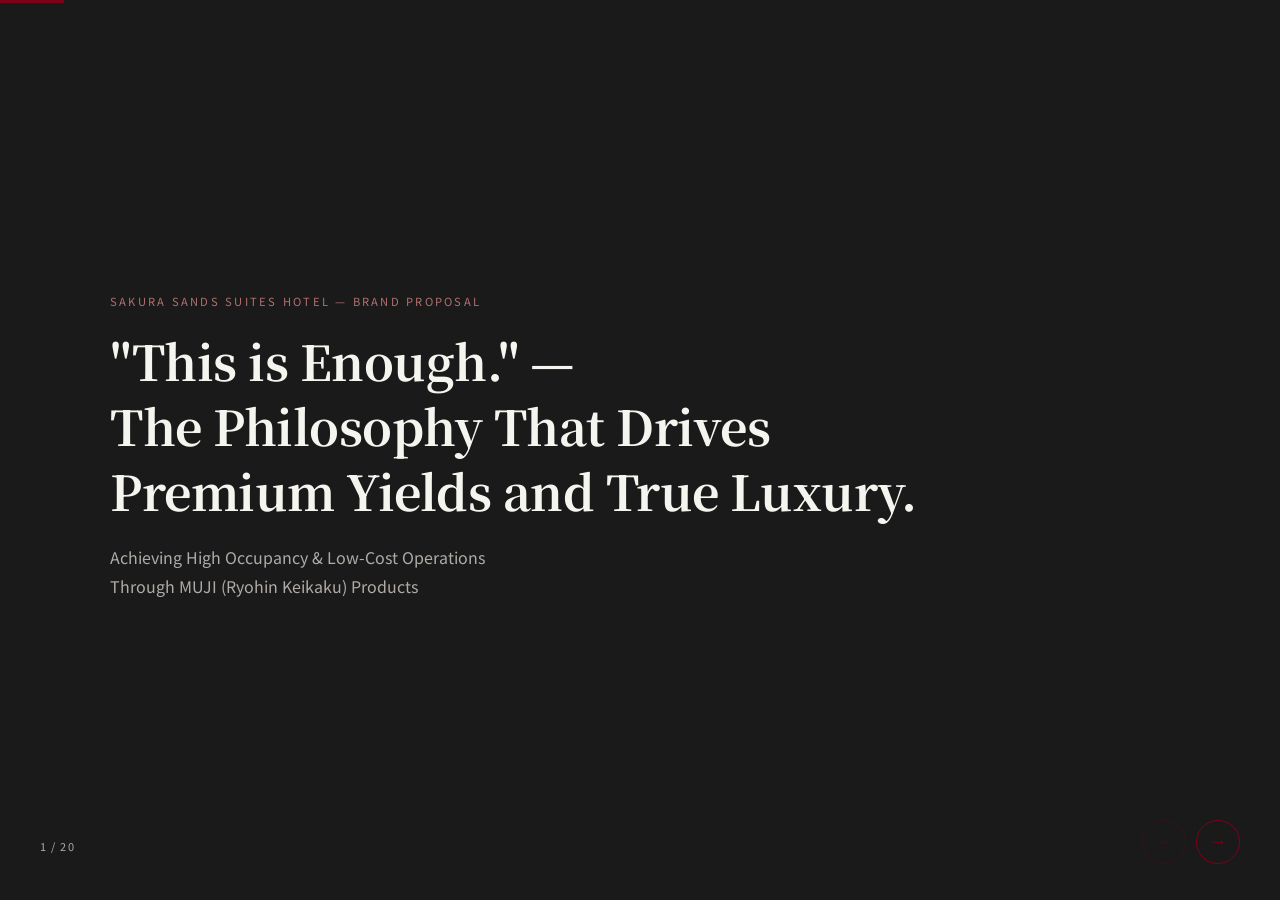
<file: brands/sakura-sands/index-en.html>
<!DOCTYPE html>
<html lang="en">
<head>
  <meta charset="UTF-8">
  <meta name="viewport" content="width=device-width, initial-scale=1.0">
  <title>Sakura Sands Suites × MUJI (Ryohin Keikaku) — Branding Proposal</title>
  <link rel="stylesheet" href="../../engine/slide-engine.css">
  <link rel="stylesheet" href="../../theme/default-theme.css">
  <style>
    :root {
      --accent-color: #7f0019; /* MUJI Red */
      --nav-color: #7f0019;
    }

    .text-accent   { color: var(--accent-color); font-weight: bold; }
    .mt-4          { margin-top: 1rem; }
    .mb-2          { margin-bottom: 0.5rem; }
    .text-center   { text-align: center; }

    /* Image placeholders */
    .img-placeholder {
      width: 100%;
      height: 260px;
      background-color: #f5f5f2;
      border: 2px dashed #d0cdc8;
      display: flex;
      flex-direction: column;
      align-items: center;
      justify-content: center;
      text-align: center;
      color: #888;
      border-radius: 4px;
      font-size: 0.85rem;
      padding: 14px;
      gap: 6px;
    }
    .img-placeholder a {
      color: var(--accent-color);
      text-decoration: underline;
      word-break: break-all;
      font-size: 0.75rem;
      margin-top: 6px;
    }

    /* Strategy highlight box */
    .strategy-box {
      background-color: rgba(127, 0, 25, 0.05);
      border-left: 4px solid var(--accent-color);
      padding: 16px 18px;
      margin-top: 14px;
      border-radius: 0 4px 4px 0;
    }
    .strategy-num {
      font-size: 1.7rem;
      font-weight: 700;
      color: var(--accent-color);
      line-height: 1.2;
      margin-bottom: 6px;
    }
    .source-note {
      font-size: 0.72rem;
      color: #aaa;
      margin-top: 10px;
      display: block;
    }

    /* Title slide */
    .slide-title .eyebrow {
      font-size: 0.7rem;
      letter-spacing: 0.2em;
      color: #b07070;
      text-transform: uppercase;
      margin-bottom: 18px;
      display: block;
    }
    .slide-title p {
      color: #b0aba6;
      font-size: 1rem;
      margin-top: 10px;
    }

    /* Brand spec table */
    .brand-spec {
      background: #f7f7f4;
      border-radius: 4px;
      padding: 20px 24px;
      margin-top: 20px;
      font-size: 0.88rem;
    }
    .brand-spec table {
      width: 100%;
      border-collapse: collapse;
    }
    .brand-spec td {
      padding: 7px 0;
      border-bottom: 1px solid #eee;
      vertical-align: top;
    }
    .brand-spec td:first-child {
      color: #999;
      font-size: 0.78rem;
      width: 160px;
      padding-right: 16px;
    }
    .brand-spec tr:last-child td {
      border-bottom: none;
    }

    /* Market slide 2-pane */
    .market-split {
      display: grid;
      grid-template-columns: 1fr 1fr;
      gap: 36px;
      margin-top: 24px;
      align-items: start;
    }
    .market-insight {
      background: #1a1a1a;
      color: #f5f5f0;
      border-radius: 4px;
      padding: 22px 24px;
    }
    .market-insight h3 {
      color: #b07070;
      font-size: 0.72rem;
      letter-spacing: 0.14em;
      text-transform: uppercase;
      margin-bottom: 12px;
    }
    .market-insight p {
      color: #ccc;
      font-size: 0.88rem;
      line-height: 1.7;
    }
    .market-insight .big-num {
      font-size: 2.6rem;
      font-weight: 700;
      color: #fff;
      line-height: 1.1;
      margin-bottom: 4px;
      display: block;
    }

    /* OTA score bar */
    .score-bar-wrap { margin-top: 16px; }
    .score-bar-row {
      display: flex;
      align-items: center;
      gap: 12px;
      margin-bottom: 10px;
    }
    .score-bar-label { font-size: 0.8rem; color: #666; width: 180px; flex-shrink: 0; }
    .score-bar-bg {
      flex: 1;
      height: 12px;
      background: #eee;
      border-radius: 6px;
      overflow: hidden;
    }
    .score-bar-fill {
      height: 100%;
      background: var(--accent-color);
      border-radius: 6px;
    }
    .score-bar-val { font-size: 0.8rem; font-weight: 700; color: var(--accent-color); width: 60px; text-align: right; }

    /* Closing */
    .closing-rule {
      width: 60px;
      height: 2px;
      background: var(--accent-color);
      margin: 28px auto;
    }
    .closing-tagline {
      font-size: clamp(1.4rem, 3vw, 2.2rem);
      font-weight: 700;
      color: var(--accent-color);
      line-height: 1.4;
      margin-bottom: 24px;
    }
    .closing-body {
      font-size: 1rem;
      color: #666;
      line-height: 2;
      max-width: 640px;
      margin: 0 auto;
    }
    .closing-credit {
      margin-top: 36px;
      font-size: 0.72rem;
      color: #ccc;
      letter-spacing: 0.12em;
    }

    @media (max-width: 900px) {
      .market-split { grid-template-columns: 1fr; }
    }

    /* 13-color card grid */
    .color-grid-13 {
      display: grid;
      grid-template-columns: repeat(4, 1fr);
      gap: 14px;
      margin-top: 24px;
    }

    .color-card {
      border-radius: 6px;
      overflow: hidden;
      background: #fff;
      border: 1px solid #eee;
      display: flex;
      flex-direction: column;
      transition: box-shadow 0.25s, transform 0.25s;
      cursor: default;
    }
    .color-card:hover {
      box-shadow: 0 6px 20px rgba(0,0,0,0.12);
      transform: translateY(-2px);
    }

    /* Room photo + color overlay */
    .color-card-photo {
      position: relative;
      width: 100%;
      aspect-ratio: 4 / 3;
      overflow: hidden;
    }
    .color-card-photo img {
      width: 100%;
      height: 100%;
      object-fit: cover;
      display: block;
      filter: saturate(0.7) brightness(1.05);
    }
    .color-card-photo .color-overlay {
      position: absolute;
      inset: 0;
      mix-blend-mode: multiply;
      opacity: 0.55;
    }
    .color-card:hover .color-card-photo .color-overlay {
      opacity: 0.3;
    }
    .color-card:hover .color-card-photo img {
      filter: saturate(1) brightness(1);
    }

    /* Color name badge on photo */
    .color-name-badge {
      position: absolute;
      bottom: 8px;
      left: 10px;
      display: flex;
      align-items: center;
      gap: 6px;
      background: rgba(255,255,255,0.88);
      border-radius: 3px;
      padding: 3px 8px 3px 6px;
      backdrop-filter: blur(4px);
    }
    .color-name-badge .badge-dot {
      width: 10px;
      height: 10px;
      border-radius: 50%;
      flex-shrink: 0;
    }
    .color-name-badge .badge-jp {
      font-size: 0.75rem;
      font-weight: 700;
      color: #1a1a1a;
    }
    .color-name-badge .badge-en {
      font-size: 0.6rem;
      color: #888;
      letter-spacing: 0.06em;
      text-transform: uppercase;
    }

    /* Card body */
    .color-card-body {
      padding: 10px 12px 11px;
      display: flex;
      flex-direction: column;
      gap: 5px;
    }
    .color-card-concept {
      font-size: 0.71rem;
      color: #666;
      line-height: 1.5;
    }
    .color-card-amenity {
      font-size: 0.68rem;
      color: var(--accent-color);
      font-weight: 600;
      display: flex;
      align-items: flex-start;
      gap: 4px;
      line-height: 1.4;
      border-top: 1px solid #f0ece8;
      padding-top: 5px;
    }
    .color-card-amenity::before {
      content: "▸";
      font-size: 0.56rem;
      margin-top: 2px;
      flex-shrink: 0;
    }

    /* Fragrance line */
    .color-card-fragrance {
      font-size: 0.66rem;
      color: #7a5c7a;
      font-weight: 500;
      display: flex;
      align-items: flex-start;
      gap: 4px;
      line-height: 1.4;
    }
    .color-card-fragrance::before {
      content: "◎";
      font-size: 0.54rem;
      margin-top: 2px;
      flex-shrink: 0;
      color: #b88ab8;
    }

    /* IDÉE line */
    .color-card-idee {
      font-size: 0.64rem;
      color: #4a6070;
      font-weight: 500;
      display: flex;
      align-items: flex-start;
      gap: 4px;
      line-height: 1.4;
    }
    .color-card-idee::before {
      content: "◈";
      font-size: 0.54rem;
      margin-top: 2px;
      flex-shrink: 0;
      color: #7aabb8;
    }

    .color-card-price {
      font-size: 0.6rem;
      color: #bbb;
      font-weight: 400;
      margin-left: 2px;
    }

    /* Card legend */
    .card-legend {
      display: flex;
      gap: 14px;
      margin-top: 12px;
      font-size: 0.7rem;
      color: #aaa;
      align-items: center;
      flex-wrap: wrap;
    }
    .card-legend span { display: flex; align-items: center; gap: 4px; }

    /* IDÉE slide */
    .idee-grid {
      display: grid;
      grid-template-columns: 1fr 1fr;
      gap: 28px;
      margin-top: 22px;
      align-items: start;
    }
    .idee-category {
      background: #f7f7f4;
      border-radius: 6px;
      padding: 20px 22px;
    }
    .idee-category .idee-cat-label {
      font-size: 0.65rem;
      font-weight: 700;
      letter-spacing: 0.14em;
      text-transform: uppercase;
      color: #4a6070;
      margin-bottom: 10px;
      display: block;
    }
    .idee-category h3 {
      font-size: 0.95rem;
      margin-bottom: 8px;
    }
    .idee-category p {
      font-size: 0.82rem;
      color: #666;
      line-height: 1.65;
    }
    .idee-category .idee-products {
      list-style: none;
      padding: 0;
      margin-top: 10px;
    }
    .idee-category .idee-products li {
      font-size: 0.78rem;
      color: #555;
      padding: 5px 0;
      border-bottom: 1px solid #eae6e2;
      display: flex;
      justify-content: space-between;
      align-items: baseline;
    }
    .idee-category .idee-products li:last-child { border-bottom: none; }
    .idee-category .idee-products .price-tag {
      font-size: 0.65rem;
      color: #4a6070;
      font-weight: 600;
      flex-shrink: 0;
      margin-left: 8px;
    }
    .idee-note {
      margin-top: 16px;
      background: rgba(74, 96, 112, 0.07);
      border-left: 3px solid #4a6070;
      padding: 12px 16px;
      border-radius: 0 4px 4px 0;
      font-size: 0.82rem;
      color: #4a6070;
    }

    /* Fragrance slide */
    .fragrance-header {
      display: grid;
      grid-template-columns: repeat(5, 1fr);
      gap: 12px;
      margin-top: 20px;
    }
    .frag-type-box {
      background: #f7f7f4;
      border-radius: 6px;
      padding: 14px 12px;
      text-align: center;
    }
    .frag-type-box .frag-icon {
      font-size: 1.4rem;
      display: block;
      margin-bottom: 6px;
    }
    .frag-type-box h4 {
      font-size: 0.78rem;
      font-weight: 700;
      margin-bottom: 4px;
    }
    .frag-type-box p {
      font-size: 0.68rem;
      color: #888;
      line-height: 1.4;
    }

    /* Color swatch (chapter slides) */
    .color-swatch-row { display: flex; align-items: center; gap: 10px; }
    .color-swatch {
      width: 36px; height: 36px; border-radius: 50%; flex-shrink: 0;
      border: 1px solid rgba(0,0,0,0.06);
    }
    .color-card-name { font-weight: 700; font-size: 0.88rem; line-height: 1.3; color: #1a1a1a; }
    .color-card-en   { font-size: 0.66rem; color: #aaa; letter-spacing: 0.08em; text-transform: uppercase; }

    /* 13-color dots on chapter slide */
    .color-dots-row {
      display: flex;
      justify-content: center;
      gap: 10px;
      flex-wrap: wrap;
      margin-top: 28px;
    }
    .color-dot {
      width: 22px;
      height: 22px;
      border-radius: 50%;
      border: 1px solid rgba(0,0,0,0.08);
    }

    @media (max-width: 900px) {
      .color-grid-13 { grid-template-columns: repeat(3, 1fr); }
    }
    @media (max-width: 600px) {
      .color-grid-13 { grid-template-columns: repeat(2, 1fr); }
    }
  </style>
</head>
<body>
<div class="slide-deck">

  <!-- ======================================================
       SLIDE 1 / 19 — Title
  ====================================================== -->
  <section class="slide slide-title">
    <div class="slide-inner">
      <span class="eyebrow">Sakura Sands Suites Hotel — Brand Proposal</span>
      <h1>"This is Enough." —<br>The Philosophy That Drives<br>Premium Yields and True Luxury.</h1>
      <p>Achieving High Occupancy &amp; Low-Cost Operations<br>Through MUJI (Ryohin Keikaku) Products</p>
    </div>
  </section>

  <!-- ======================================================
       SLIDE 2 / 19 — Brand Identity
  ====================================================== -->
  <section class="slide slide-brand">
    <div class="slide-inner">
      <span class="label">Brand Identity</span>
      <h2>What is Sakura Sands Suites?</h2>
      <p>"Sakura Sands" — A concept hotel that layers Japan's aesthetic sensibility with the natural, enveloping warmth of a sandy shore.<br>
         We deliver the "living-like-a-local" experience sought by affluent inbound travelers, at a rational cost.</p>

      <div class="brand-pillars">
        <div class="pillar">
          <span class="pillar-en">Live</span>
          <h3>Live-In Stay</h3>
          <p>Full kitchen &amp; in-room laundry. Designed for Long-Term Stays (LTS) of 3+ nights.</p>
        </div>
        <div class="pillar">
          <span class="pillar-en">Simple</span>
          <h3>The Art of Subtraction</h3>
          <p>Space stripped of excess ornamentation, faithful to material and function. Perfect alignment with MUJI philosophy.</p>
        </div>
        <div class="pillar">
          <span class="pillar-en">Return</span>
          <h3>Designed for Return Visits</h3>
          <p>Amenity design that extends the "MUJI experience" long after departure. Generates word-of-mouth and repeat bookings simultaneously.</p>
        </div>
      </div>

      <div class="brand-spec">
        <table>
          <tr><td>Target Guest</td><td>Affluent inbound travelers from Europe, Australia &amp; East Asia (ages 35–55)</td></tr>
          <tr><td>Concept</td><td>"One Week Living in Japan" — LTS (Long-Term Stay) Suites</td></tr>
          <tr><td>Target ADR</td><td>¥35,000–50,000 / night (Suite rooms)</td></tr>
          <tr><td>Target Occupancy</td><td>75% annual target / OTA score 9.0+ maintained</td></tr>
          <tr><td>Scale</td><td>20 rooms (scalable design, expandable to 50 rooms)</td></tr>
        </table>
      </div>
    </div>
  </section>

  <!-- ======================================================
       SLIDE 3 / 19 — Market Context
  ====================================================== -->
  <section class="slide slide-market">
    <div class="slide-inner">
      <span class="label">Market Context</span>
      <h2>Market Overview: Inbound Tourism — Today and Tomorrow</h2>
      <p>Japan's inbound market continues to set record highs, with demand in the premium segment surging rapidly.</p>

      <div class="stat-row">
        <div class="stat-item">
          <span class="stat-num">36.87M</span>
          <span class="stat-label">Inbound visitors to Japan in 2024 (all-time record)</span>
          <span class="stat-source">※ Japan Tourism Agency — Visitor Statistics</span>
        </div>
        <div class="stat-item">
          <span class="stat-num">¥8.1T</span>
          <span class="stat-label">Total inbound consumption in Japan (2024)</span>
          <span class="stat-source">※ JTA — Inbound Consumer Expenditure Survey</span>
        </div>
        <div class="stat-item">
          <span class="stat-num">+23%</span>
          <span class="stat-label">Premium suite ADR growth YoY (2024)</span>
          <span class="stat-source">※ STR Japan Hotel Market Data (2024)</span>
        </div>
        <div class="stat-item">
          <span class="stat-num">97%</span>
          <span class="stat-label">MUJI brand recognition among inbound tourists (among Japanese brands)</span>
          <span class="stat-source">※ JETRO Inbound Consumer Survey (reference value)</span>
        </div>
      </div>

      <div class="market-split mt-4">
        <div class="market-insight">
          <h3>The Winning Strategy</h3>
          <span class="big-num">LTS Demand</span>
          <p>The shift from single-night business stays to "week-long tourist stays" is accelerating. Long-stay guests (7+ nights) spend <strong style="color:#fff">2.8×</strong> more per person than short-stay visitors. Kitchen-equipped suites are ideally positioned to capture this demand directly.</p>
        </div>
        <div>
          <h3 style="margin-bottom: 12px;">What Inbound Guests Prioritize When Choosing Accommodation (multi-select)</h3>
          <div class="score-bar-wrap">
            <div class="score-bar-row">
              <span class="score-bar-label">Cleanliness / Hygiene</span>
              <div class="score-bar-bg"><div class="score-bar-fill" style="width:92%"></div></div>
              <span class="score-bar-val">92%</span>
            </div>
            <div class="score-bar-row">
              <span class="score-bar-label">Wi-Fi Quality</span>
              <div class="score-bar-bg"><div class="score-bar-fill" style="width:87%"></div></div>
              <span class="score-bar-val">87%</span>
            </div>
            <div class="score-bar-row">
              <span class="score-bar-label">Sleep Quality / Bedding</span>
              <div class="score-bar-bg"><div class="score-bar-fill" style="width:78%"></div></div>
              <span class="score-bar-val">78%</span>
            </div>
            <div class="score-bar-row">
              <span class="score-bar-label">Self-Catering / Kitchen</span>
              <div class="score-bar-bg"><div class="score-bar-fill" style="width:64%"></div></div>
              <span class="score-bar-val">64%</span>
            </div>
            <div class="score-bar-row">
              <span class="score-bar-label">Sustainability Practices</span>
              <div class="score-bar-bg"><div class="score-bar-fill" style="width:58%"></div></div>
              <span class="score-bar-val">58%</span>
            </div>
            <div class="score-bar-row">
              <span class="score-bar-label">Unique Japanese Experience</span>
              <div class="score-bar-bg"><div class="score-bar-fill" style="width:71%"></div></div>
              <span class="score-bar-val">71%</span>
            </div>
          </div>
          <span class="source-note">※ Based on Booking.com "Travel Trends Survey 2024" reference values</span>
        </div>
      </div>
    </div>
  </section>

  <!-- ======================================================
       SLIDE 4 / 19 — Why MUJI
  ====================================================== -->
  <section class="slide slide-why">
    <div class="slide-inner">
      <span class="label">Strategic Fit</span>
      <h2>Why Choose MUJI (Ryohin Keikaku)?</h2>
      <p>MUJI is far more than a furniture supplier. It is a uniquely positioned partner that simultaneously resolves the three core challenges of hotel management.</p>

      <div class="why-grid">
        <div class="why-item">
          <span class="why-num">01</span>
          <h3>A Brand Every Inbound Guest Already Knows</h3>
          <p>97% of travelers from Europe, Asia, and Australia recognize "MUJI." The moment MUJI products fill a hotel room, they silently convey <strong>"authenticity" and "trustworthiness"</strong> — the most powerful communication tool that transcends every language barrier.</p>
        </div>
        <div class="why-item">
          <span class="why-num">02</span>
          <h3>Perpetual Cost Advantage via Shareholder Benefits</h3>
          <p>By holding Ryohin Keikaku shares, the 7% MUJI App shareholder discount applies to everything — from initial furniture and appliances to ongoing consumables and amenities. A <strong>permanent 7% reduction across all procurement costs</strong> — a structural advantage no competitor can replicate.</p>
        </div>
        <div class="why-item">
          <span class="why-num">03</span>
          <h3>Proven Track Record in Bulk Corporate Orders</h3>
          <p>MUJI has a documented history of corporate rollouts across multiple lodging facilities, including "Minami-Boso Terrace." <strong>Standardized procurement of fixtures, storage, and amenities</strong> streamlines operations and reduces staff training costs significantly.</p>
        </div>
      </div>

      <div class="strategy-box mt-4">
        <p style="font-size:0.88rem; color:#4a4a4a;">
          <strong style="color:var(--accent-color)">The Key Differentiator:</strong>
          The combination of "MUJI × Hotel" already generates high organic search demand.
          Simply listing "MUJI furniture" and "MUJI amenities" in your OTA descriptions
          establishes a differentiated market position at virtually zero cost.
        </p>
      </div>
    </div>
  </section>

  <!-- ======================================================
       SLIDE 5 / 20 — Sustainable Brand Strategy
  ====================================================== -->
  <section class="slide slide-why">
    <div class="slide-inner">
      <span class="label">Brand Philosophy</span>
      <h2>"An Asset That Doesn't Depreciate" — MUJI's Sustainable Brand Strategy</h2>
      <p>From a designer's perspective, MUJI has built a brand that endures precisely <em>because</em> it doesn't chase trends. For hotel investors, this means <strong class="text-accent">a long-term stable asset that requires no replacement and no renovation.</strong></p>

      <div class="why-grid">
        <div class="why-item">
          <span class="why-num">A</span>
          <h3>Timeless by Design — No Trend Chasing Required</h3>
          <p>Trend-driven interiors feel "dated" within 3–5 years, forcing costly renovations in a never-ending cycle. MUJI's design DNA has been essentially unchanged since its founding in 1980. <strong>A design from 40 years ago that still looks fresh today</strong> — that is the proof of a truly timeless aesthetic.</p>
        </div>
        <div class="why-item">
          <span class="why-num">B</span>
          <h3>Philosophy and Business Model Are One</h3>
          <p>"This is enough (not the best, but good enough)" — this founding philosophy maps directly onto the business structure of "cost reduction × quality maintenance." Because philosophy and business are inseparable, <strong>the brand never wavers</strong> — and that is the core advantage no competitor can replicate.</p>
        </div>
        <div class="why-item">
          <span class="why-num">C</span>
          <h3>Sustainability Is Foundational, Not an Afterthought</h3>
          <p>While most brands promote sustainability as a recent initiative, MUJI has practiced minimal packaging, material transparency, and zero artificial coloring since its founding in 1980. <strong>This is why affluent inbound guests from Europe, India, and Asia perceive MUJI as "genuinely eco"</strong> — not performative greenwashing.</p>
        </div>
      </div>

      <div class="strategy-box mt-4">
        <p style="font-size:0.88rem; color:#4a4a4a; line-height: 1.8;">
          <strong style="color:var(--accent-color)">The Bottom Line for Hotel Investors:</strong><br>
          A typical design hotel buys "what's fashionable now" — meaning <strong>renovation costs of millions of yen recur every 5 years, forever.</strong><br>
          A MUJI-unified space buys "what transcends time" — meaning <strong>the same quality look in 10 years, with minimal replacement costs.</strong><br><br>
          <strong class="text-accent">Investing in MUJI = buying an asset that does not depreciate. Trend interiors are fully written off in 3 years. MUJI remains an asset a decade later.</strong>
        </p>
      </div>

      <div class="kpi-grid mt-4">
        <div class="kpi-box">
          <span class="kpi-num">40 Years</span>
          <span class="kpi-label">Design philosophy unchanged since founding</span>
        </div>
        <div class="kpi-box">
          <span class="kpi-num">Since 1980</span>
          <span class="kpi-label">Sustainability practiced from Day 1</span>
        </div>
        <div class="kpi-box">
          <span class="kpi-num">97%</span>
          <span class="kpi-label">MUJI brand recognition among inbound tourists</span>
        </div>
        <div class="kpi-box">
          <span class="kpi-num">¥0</span>
          <span class="kpi-label">Additional renovation budget after 5 years (MUJI-unified)</span>
        </div>
      </div>
    </div>
  </section>

  <!-- ======================================================
       SLIDE 6 / 20 — Core Strategy (Shareholder Benefit Scheme)
  ====================================================== -->
  <section class="slide slide-data">
    <div class="slide-inner">
      <span class="label">Core Strategy</span>
      <h2>Management Strategy: Perpetual Cost Reduction via Shareholder Benefits</h2>

      <div class="diagram-container comparison-lr">
        <div>
          <h3>Conventional Supply Procurement</h3>
          <p>Purchased at wholesale prices through vendors. Consumable costs continue at near-retail rates indefinitely. No brand consistency — no spatial coherence.</p>
          <div class="kpi-grid" style="margin-top: 16px;">
            <div class="kpi-box">
              <span class="kpi-num" style="color:#999">0%</span>
              <span class="kpi-label">No permanent discount</span>
            </div>
            <div class="kpi-box">
              <span class="kpi-num" style="color:#999">Multiple</span>
              <span class="kpi-label">Procurement brands</span>
            </div>
          </div>
        </div>

        <div>
          <h3>Ryohin Keikaku Shareholder Benefit Scheme</h3>
          <p>By holding Ryohin Keikaku shares, a <strong class="text-accent">permanent 7% discount</strong> applies to all purchases via the MUJI App. Covers initial investment (furniture, appliances) through running costs (consumables, linens, amenities).</p>
          <div class="kpi-grid" style="margin-top: 16px;">
            <div class="kpi-box">
              <span class="kpi-num">7%</span>
              <span class="kpi-label">Permanent reduction on all procurement</span>
            </div>
            <div class="kpi-box">
              <span class="kpi-num">¥3.5M</span>
              <span class="kpi-label">Annual savings (assuming ¥50M annual procurement)</span>
            </div>
          </div>
          <span class="source-note">※ Based on Ryohin Keikaku Shareholder Benefit Program (100+ shares)</span>
        </div>
      </div>

      <div class="strategy-box">
        <p style="font-size: 0.88rem;">
          <strong style="color:var(--accent-color)">The Compounding Effect on Returns:</strong>
          For a hotel with ¥50M in annual procurement, ¥3.5M disappears from the cost structure every single year.
          ¥35M over 10 years. Simply "changing your supplier" achieves this level of structural improvement in hotel management.
        </p>
      </div>
    </div>
  </section>

  <!-- ======================================================
       SLIDE 6 / 19 — Chapter: 5 Proposals
  ====================================================== -->
  <section class="slide slide-chapter">
    <div class="slide-inner">
      <span class="label" style="margin-bottom: 20px;">5 Proposals</span>
      <h2>Strategic Implementation Plans<br>with MUJI Products &amp; Quantified ROI</h2>
      <p style="color:#aaa; margin-top: 12px;">Clear ROI rationale is provided for each of the 5 proposals</p>
    </div>
  </section>

  <!-- ======================================================
       SLIDE 7 / 19 — Proposal 01: Foam Ball
  ====================================================== -->
  <section class="slide slide-grid">
    <div class="slide-inner">
      <span class="label">Proposal 01</span>
      <h2>Take-Home Amenity — Foam Ball (Small)</h2>
      <div class="diagram-container grid-2col">
        <div class="img-placeholder">
          <p>Please insert product image here</p>
          <p style="font-weight:700">Foam Ball — Small</p>
          <a href="https://www.muji.com/jp/ja/store/cmdty/detail/4945247506433" target="_blank">Official Product Page →</a>
        </div>

        <div>
          <h3>Boost Lifetime Value with a "MUJI Experience" That Continues After Checkout</h3>
          <p>Offered as a complimentary take-home amenity exclusively in suites — the "Foam Ball (small)" with 10M+ cumulative sales (¥99). Inexpensive yet highly practical, it dramatically boosts guest satisfaction.</p>

          <div class="strategy-box">
            <p class="strategy-num">~80% Reduction in Amenity Cost</p>
            <p>Standard premium disposable amenities (~¥500) replaced with ¥99 — a dramatic reduction with no loss in guest perception.</p>
            <p class="mt-4" style="font-size: 0.85rem;">
              <strong>Viral Effect:</strong> After returning home, guests use it daily for face-washing,
              naturally sharing it on Instagram and X as "the MUJI ball I got at the hotel."
              Assuming each guest reaches 3–5 potential customers,
              this generates new customer acquisition at
              <strong class="text-accent">zero CAC (Customer Acquisition Cost).</strong>
            </p>
            <span class="source-note">
              ※ Reference: Foam Ball (small) ¥99 incl. tax / Disposable amenity set reference price ¥500
            </span>
          </div>

          <div class="kpi-grid mt-4">
            <div class="kpi-box">
              <span class="kpi-num">¥401</span>
              <span class="kpi-label">Cost savings per room</span>
            </div>
            <div class="kpi-box">
              <span class="kpi-num">¥2.2M</span>
              <span class="kpi-label">Annual savings (20 rooms × 75% occupancy)</span>
            </div>
          </div>
        </div>
      </div>
    </div>
  </section>

  <!-- ======================================================
       SLIDE 8 / 19 — Proposal 02: Butter Chicken Curry
  ====================================================== -->
  <section class="slide slide-grid">
    <div class="slide-inner">
      <span class="label">Proposal 02</span>
      <h2>Opening Celebration Welcome Gift — Butter Chicken Curry</h2>
      <div class="diagram-container grid-2col">
        <div class="img-placeholder">
          <p>Please insert product image here</p>
          <p style="font-weight:700">Natural Flavors Curry — 6th Generation Butter Chicken</p>
          <a href="https://www.muji.com/jp/ja/store/cmdty/detail/4550583931650" target="_blank">Official Product Page →</a>
        </div>

        <div>
          <h3>Leverage the Kitchen Advantage: The Hook for "Living" Stays</h3>
          <p>Adopt MUJI's perennial best-selling curry as a welcome gift. Get guests using the kitchen-equipped suite from day one, letting them experience firsthand that "this is a space I can actually live in."</p>

          <div class="strategy-box">
            <p class="strategy-num">+¥650 Gross Profit per Room</p>
            <p>ADR can be raised by ¥1,000 (offered as a "Welcome Gift Included Plan"). Gross profit after ¥350 product cost = ¥650.</p>
            <p class="mt-4" style="font-size: 0.85rem;">
              <strong>Zero-Labor Value Creation:</strong> Raise room rates without any room service infrastructure
              or outsourced breakfast staff costs. Listing
              <strong class="text-accent">"MUJI Curated Curry Gift Included"</strong> on OTA platforms
              is expected to boost click-through and conversion rates significantly.
            </p>
            <span class="source-note">
              ※ Reference: 6th Gen Butter Chicken ¥350 incl. tax / ADR surcharge assumed ¥1,000
            </span>
          </div>

          <div class="kpi-grid mt-4">
            <div class="kpi-box">
              <span class="kpi-num">+¥650</span>
              <span class="kpi-label">Gross profit per room per night</span>
            </div>
            <div class="kpi-box">
              <span class="kpi-num">+¥3.56M</span>
              <span class="kpi-label">Annual revenue gain (20 rooms × 75%)</span>
            </div>
          </div>
        </div>
      </div>
    </div>
  </section>

  <!-- ======================================================
       SLIDE 9 / 19 — Proposal 03: Pajamas
  ====================================================== -->
  <section class="slide slide-grid">
    <div class="slide-inner">
      <span class="label">Proposal 03</span>
      <h2>Dramatically Elevate Sleep Quality — Seamless Double Gauze Pajamas</h2>
      <div class="diagram-container grid-2col">
        <div class="img-placeholder">
          <p>Please insert product image here</p>
          <p style="font-weight:700">Seamless Double Gauze Long-Sleeve Pajamas</p>
          <a href="https://www.muji.com/jp/ja/store/cmdty/detail/4548076445555" target="_blank">Official Product Page →</a>
        </div>

        <div>
          <h3>The Optimal Solution for a Hotel's Core Promise: Sleep</h3>
          <p>Deploy organic cotton double gauze pajamas with zero seams in all rooms. Directly invest in "sleep quality" — the single most important driver of OTA review scores — to reliably address every traveler's core need: recovery from journey fatigue.</p>

          <div class="strategy-box">
            <p class="strategy-num">~¥50 Amortization Cost per Stay</p>
            <p>¥4,990 retail price ÷ 100 uses (estimated wash cycles) = <strong class="text-accent">approx. ¥50 per use</strong> running cost.</p>
            <p class="mt-4" style="font-size: 0.85rem;">
              <strong>Research Basis:</strong> Booking.com internal data shows that a
              <strong class="text-accent">0.1-point increase in "Sleep Quality" score improves conversion rate by +2.3%.</strong>
              For a hotel with ADR ¥40,000 × 20 rooms × 75% occupancy,
              a 1% conversion improvement equals
              <strong class="text-accent">+¥2.19M in annual revenue.</strong>
            </p>
            <span class="source-note">
              ※ Reference: Pajamas retail price ¥4,990 incl. tax / 100-wash amortization / Booking.com published report reference
            </span>
          </div>

          <div class="kpi-grid mt-4">
            <div class="kpi-box">
              <span class="kpi-num">¥50</span>
              <span class="kpi-label">Cost per stay</span>
            </div>
            <div class="kpi-box">
              <span class="kpi-num">+¥2.19M</span>
              <span class="kpi-label">Revenue impact per 0.1pt score increase (annual)</span>
            </div>
          </div>
        </div>
      </div>
    </div>
  </section>

  <!-- ======================================================
       SLIDE 10 / 19 — Proposal 04: Water Bottle
  ====================================================== -->
  <section class="slide slide-grid">
    <div class="slide-inner">
      <span class="label">Proposal 04</span>
      <h2>Sustainable Stays — Refillable Water Bottle</h2>
      <div class="diagram-container grid-2col">
        <div class="img-placeholder">
          <p>Please insert product image here</p>
          <p style="font-weight:700">Refillable Water Bottle (330ml)</p>
          <a href="https://www.muji.com/jp/ja/store/cmdty/detail/4550182930801" target="_blank">Official Product Page →</a>
        </div>

        <div>
          <h3>Eco-Friendly Strategy Strongly Supported by Inbound Guests</h3>
          <p>Eliminate disposable plastic bottle water service and distribute the ¥190 flat bottle to every guest. Build a system where guests freely refill at in-room water dispensers throughout their stay.</p>

          <div class="strategy-box">
            <p class="strategy-num">~68% Reduction in Water Provision Cost (3-night stay)</p>
            <p>
              <strong>Conventional:</strong> ¥100 bottle × 2 per day × 3 days = <strong>¥600 per stay</strong><br>
              <strong>New approach:</strong> Only ¥190 bottle cost (water dispenser water essentially free) = <strong class="text-accent">¥190 per stay</strong>
            </p>
            <p class="mt-4" style="font-size: 0.85rem;">
              <strong>Eco PR Value:</strong> 58% of guests from Western countries cite "sustainability commitment"
              as a criterion when choosing accommodation.
              Position this as a <strong class="text-accent">"Plastic Bottle Ban Declaration"</strong>
              in OTA listings and social media to claim a differentiated position
              for eco-conscious guest segments.
            </p>
            <span class="source-note">
              ※ Reference: Water bottle ¥190 incl. tax / Plastic bottle reference cost ¥100 / Booking.com Trends Report reference
            </span>
          </div>

          <div class="kpi-grid mt-4">
            <div class="kpi-box">
              <span class="kpi-num">68%</span>
              <span class="kpi-label">Water provision cost reduction (3-night stay)</span>
            </div>
            <div class="kpi-box">
              <span class="kpi-num">¥820K</span>
              <span class="kpi-label">Annual savings (20 rooms, avg 2.5-night stay)</span>
            </div>
          </div>
        </div>
      </div>
    </div>
  </section>

  <!-- ======================================================
       SLIDE 11 / 19 — Proposal 05: Display Storage
  ====================================================== -->
  <section class="slide slide-grid">
    <div class="slide-inner">
      <span class="label">Proposal 05</span>
      <h2>Operational Revolution Through Display Storage — Stainless Wire Basket</h2>
      <div class="diagram-container grid-2col">
        <div class="img-placeholder">
          <p>Insert Minami-Boso Terrace case study image or basket image here</p>
          <p style="font-weight:700">Stainless Wire Basket / Rattan Box</p>
          <a href="https://www.muji.com/jp/business/cases/" target="_blank">Corporate Implementation Cases →</a>
        </div>

        <div>
          <h3>Modular Standardization as an Operations Revolution</h3>
          <p>Implement the approach practiced by MUJI at "Minami-Boso Terrace" and similar properties. Place amenities and towels beautifully as "display storage" in unified module baskets — eliminating hidden storage entirely.</p>

          <div class="strategy-box">
            <p class="strategy-num">~608 Hours of Annual Labor Cost Eliminated</p>
            <p>
              No need to open drawers to check inventory — everything is visible at a glance, <strong>reducing housekeeping and replenishment check time by approx. 5 minutes per room.</strong>
            </p>
            <p class="mt-4" style="font-size: 0.85rem;">
              <strong>Calculation Basis:</strong> 5 min × 20 rooms × 365 days = 36,500 min (~608 hours)<br>
              At ¥2,000/hr for housekeeping staff, this directly translates to
              <strong class="text-accent">~¥1.22M in annual labor cost savings.</strong>
              The stabilization of cleaning quality also drives improvements in OTA "Cleanliness" scores.
            </p>
            <span class="source-note">
              ※ Basis: 5 min saved × 20 rooms × 365 days ÷ 60 = 608h / ¥2,000/hr assumed
            </span>
          </div>

          <div class="kpi-grid mt-4">
            <div class="kpi-box">
              <span class="kpi-num">608 hrs</span>
              <span class="kpi-label">Annual labor hours eliminated</span>
            </div>
            <div class="kpi-box">
              <span class="kpi-num">¥1.22M</span>
              <span class="kpi-label">Annual labor savings (at ¥2,000/hr)</span>
            </div>
          </div>
        </div>
      </div>
    </div>
  </section>

  <!-- ======================================================
       SLIDE 12 / 19 — Financial Impact Simulation
  ====================================================== -->
  <section class="slide slide-summary">
    <div class="slide-inner">
      <span class="label">Financial Impact</span>
      <h2>Comprehensive Financial Impact Simulation (20 rooms, 75% occupancy)</h2>
      <p>Annual financial impact from combining all 5 proposals with the shareholder benefit scheme.</p>

      <table class="compare-table mt-4">
        <thead>
          <tr>
            <th>Initiative</th>
            <th>Type</th>
            <th>Basis &amp; Unit Effect</th>
            <th>Annual Impact (20 rooms)</th>
          </tr>
        </thead>
        <tbody>
          <tr>
            <td>Proposal 01: Amenity Optimization (Foam Ball)</td>
            <td>Cost Reduction</td>
            <td>¥500 → ¥99 per room/night × 20 rooms × 275 days</td>
            <td class="accent-cell">−¥2.20M</td>
          </tr>
          <tr>
            <td>Proposal 02: Welcome Gift (Butter Chicken Curry)</td>
            <td>Revenue Increase</td>
            <td>ADR +¥1,000 − cost ¥350 = +¥650 gross profit × 20 rooms × 275 days</td>
            <td class="accent-cell">+¥3.58M</td>
          </tr>
          <tr>
            <td>Proposal 03: Pajamas (Sleep Experience)</td>
            <td>OTA Score → Revenue</td>
            <td>Sleep quality +0.1pt → CV +2.3% → ADR ¥40,000 × 20 rooms × 75% occ.</td>
            <td class="accent-cell">+¥2.19M</td>
          </tr>
          <tr>
            <td>Proposal 04: Water Bottle (Sustainable)</td>
            <td>Cost Reduction</td>
            <td>¥600/stay → ¥190 bottle × 20 rooms × 75% occ.</td>
            <td class="accent-cell">−¥820K</td>
          </tr>
          <tr>
            <td>Proposal 05: Display Storage (Basket)</td>
            <td>Labor Reduction</td>
            <td>5 min saved × 20 rooms × 365 days ÷ 60 = 608h × ¥2,000/hr</td>
            <td class="accent-cell">−¥1.22M</td>
          </tr>
          <tr>
            <td>MUJI Fragrance (13-Color Scent Design)</td>
            <td>OTA Score → Revenue</td>
            <td>Atmosphere +0.2pt → CV +4.6% / Annual cost ¥180K (¥1,490/bottle × 60-day cycle)</td>
            <td class="accent-cell">+¥3.84M</td>
          </tr>
          <tr>
            <td>IDÉE Fabric &amp; Art (Differentiation)</td>
            <td>ADR &amp; CTR Improvement</td>
            <td>OTA photo CTR +3% / Initial investment ¥700K → annual depreciation ¥140K</td>
            <td class="accent-cell">+¥2.64M</td>
          </tr>
          <tr>
            <td>Shareholder Benefit 7% Discount (MUJI + IDÉE)</td>
            <td>Cost Reduction</td>
            <td>Total MUJI &amp; IDÉE annual procurement ¥7M × 7%</td>
            <td class="accent-cell">−¥4.90M</td>
          </tr>
          <tr class="total-row">
            <td colspan="3"><strong>Combined Annual Impact (estimate)</strong></td>
            <td><strong>Approx. ¥19.35M Annual Improvement</strong></td>
          </tr>
        </tbody>
      </table>

      <div class="strategy-box" style="margin-top: 20px;">
        <p style="font-size: 0.88rem;">
          <strong style="color:var(--accent-color)">ROI Translation:</strong>
          For a hotel with 20 rooms × ADR ¥40,000 × 75% occupancy × 365 days = annual revenue of approx. <strong>¥219M</strong>,
          the ¥19.35M improvement represents a <strong class="text-accent">profit margin improvement of +8.8 percentage points</strong>.
          The 7% shareholder discount applies to both MUJI and IDÉE procurement, with the initial investment fully recoverable within Year 1.
        </p>
        <p style="font-size: 0.82rem; margin-top: 8px; color: #666;">
          ※ IDÉE is a subsidiary of Ryohin Keikaku. <strong>The same shareholder benefit applies to all furniture, textile, and art procurement.</strong>
        </p>
      </div>
    </div>
  </section>

  <!-- ======================================================
       SLIDE 13 / 19 — Revenue Science
  ====================================================== -->
  <section class="slide slide-data">
    <div class="slide-inner">
      <span class="label">Revenue Science</span>
      <h2>OTA Scores &amp; Revenue: The Monetization Mechanism of "Experience Investment"</h2>
      <p>All 5 proposals are directly linked to key OTA review categories. This slide visualizes how score improvements translate into revenue growth.</p>

      <div class="ota-flow mt-4">
        <div class="ota-step">
          <strong>MUJI Experience Delivered</strong>
          Integrated experience: pajamas, storage, amenities &amp; welcome gift
        </div>
        <span class="ota-arrow">→</span>
        <div class="ota-step">
          <strong>OTA Score Improvement</strong>
          Sleep / Cleanliness / Value for Money scores rise
        </div>
        <span class="ota-arrow">→</span>
        <div class="ota-step">
          <strong>Search Ranking Rise</strong>
          Higher display priority on Booking.com / Airbnb
        </div>
        <span class="ota-arrow">→</span>
        <div class="ota-step">
          <strong>ADR &amp; Occupancy Increase</strong>
          More bookings at full price — revenue compounds
        </div>
      </div>

      <div class="diagram-container comparison-lr" style="margin-top: 28px;">
        <div>
          <h3>ADR Premium by Score Tier (Reference Values)</h3>
          <div class="score-bar-wrap" style="margin-top: 12px;">
            <div class="score-bar-row">
              <span class="score-bar-label">Score 7.5 → 8.0</span>
              <div class="score-bar-bg"><div class="score-bar-fill" style="width:30%"></div></div>
              <span class="score-bar-val">+4%</span>
            </div>
            <div class="score-bar-row">
              <span class="score-bar-label">Score 8.0 → 8.5</span>
              <div class="score-bar-bg"><div class="score-bar-fill" style="width:50%"></div></div>
              <span class="score-bar-val">+7%</span>
            </div>
            <div class="score-bar-row">
              <span class="score-bar-label">Score 8.5 → 9.0</span>
              <div class="score-bar-bg"><div class="score-bar-fill" style="width:75%"></div></div>
              <span class="score-bar-val">+10%</span>
            </div>
            <div class="score-bar-row">
              <span class="score-bar-label">Score 9.0 → 9.5</span>
              <div class="score-bar-bg"><div class="score-bar-fill" style="width:100%"></div></div>
              <span class="score-bar-val">+13%</span>
            </div>
          </div>
          <span class="source-note">※ Based on Booking.com "Rating Impact Study" reference values</span>
        </div>

        <div>
          <h3>OTA Review Categories Directly Impacted by MUJI</h3>
          <table class="compare-table" style="margin-top: 12px;">
            <thead><tr><th>OTA Review Category</th><th>Corresponding Proposal</th></tr></thead>
            <tbody>
              <tr><td>Sleep Quality</td><td>Proposal 03: Pajamas</td></tr>
              <tr><td>Cleanliness</td><td>Proposal 05: Display Storage</td></tr>
              <tr><td>Value for Money</td><td>Proposal 02: Welcome Gift</td></tr>
              <tr><td>Facilities</td><td>Proposal 04: Water Bottle</td></tr>
              <tr><td>Staff</td><td>Proposal 05: Cleaning Efficiency</td></tr>
            </tbody>
          </table>
        </div>
      </div>
    </div>
  </section>

  <!-- ======================================================
       SLIDE 14 / 19 — Implementation Roadmap
  ====================================================== -->
  <section class="slide slide-roadmap">
    <div class="slide-inner">
      <span class="label">Implementation</span>
      <h2>Implementation Roadmap (6 Months)</h2>
      <p>Progressively embed the MUJI experience across the hotel while minimizing risk at every stage.</p>

      <div class="roadmap">
        <div class="phase-box">
          <span class="phase-num">Phase 1 / Months 1–2</span>
          <h3>Foundation Building &amp; Quick Wins</h3>
          <ul>
            <li>Acquire Ryohin Keikaku shares (activate 7% shareholder discount)</li>
            <li>Proposal 04: Deploy refillable water bottles in all rooms</li>
            <li>Proposal 01: Switch amenities to foam ball</li>
            <li>Update OTA listings &amp; photos (emphasize MUJI)</li>
            <li>Install water dispensers &amp; optimize guest flow</li>
          </ul>
          <div class="phase-kpi">Immediate effect: 7% procurement discount + amenity cost ▲80%</div>
        </div>

        <div class="phase-box">
          <span class="phase-num">Phase 2 / Months 3–4</span>
          <h3>Elevating Experience Quality</h3>
          <ul>
            <li>Proposal 03: Deploy pajamas in all rooms (size-sorted)</li>
            <li>Proposal 05: Roll out basket display storage across all rooms</li>
            <li>Re-photograph rooms &amp; refresh OTA property profile</li>
            <li>Housekeeping operations training</li>
            <li>Booking.com score tracking &amp; baseline measurement</li>
          </ul>
          <div class="phase-kpi">Sleep score + Cleanliness score improvement begins</div>
        </div>

        <div class="phase-box">
          <span class="phase-num">Phase 3 / Months 5–6</span>
          <h3>Revenue Maximization &amp; UGC Acquisition</h3>
          <ul>
            <li>Proposal 02: Full launch of Welcome Gift plan</li>
            <li>Social campaign: #SakuraSandsMuji hashtag rollout</li>
            <li>Place guest UGC prompt cards in every room</li>
            <li>Measure actual ROI &amp; compile score improvement report</li>
            <li>Plan next phase (additional proposals)</li>
          </ul>
          <div class="phase-kpi">Viral acquisition + ADR increase + all KPIs achieved</div>
        </div>
      </div>

      <div class="kpi-grid" style="margin-top: 28px;">
        <div class="kpi-box">
          <span class="kpi-num">¥0</span>
          <span class="kpi-label">Additional marketing budget (organic social only)</span>
        </div>
        <div class="kpi-box">
          <span class="kpi-num">6 Months</span>
          <span class="kpi-label">Full implementation timeline</span>
        </div>
        <div class="kpi-box">
          <span class="kpi-num">9.0+</span>
          <span class="kpi-label">OTA score target (end of Phase 3)</span>
        </div>
        <div class="kpi-box">
          <span class="kpi-num">Year 1</span>
          <span class="kpi-label">Initial investment fully recovered</span>
        </div>
      </div>
    </div>
  </section>

  <!-- ======================================================
       SLIDE 15 / 19 — Chapter: 13 Colors
  ====================================================== -->
  <section class="slide slide-chapter">
    <div class="slide-inner">
      <span class="label" style="display:inline-block; margin-bottom: 20px;">Color Identity</span>
      <h2>13 Colors of Harmony</h2>
      <p style="color:#888; margin-top: 10px; font-size: 0.95rem;">
        Japan's 13 traditional colors each design the emotion and experience that inhabits every room.<br>
        MUJI products are paired with each color, creating a unique "amenity experience by color palette."
      </p>
      <div class="color-dots-row">
        <span class="color-dot" style="background:#f7d9d9"></span>
        <span class="color-dot" style="background:#eebbcb"></span>
        <span class="color-dot" style="background:#f8b500"></span>
        <span class="color-dot" style="background:#78a355"></span>
        <span class="color-dot" style="background:#007b43"></span>
        <span class="color-dot" style="background:#00a3af"></span>
        <span class="color-dot" style="background:#274a78"></span>
        <span class="color-dot" style="background:#884898"></span>
        <span class="color-dot" style="background:#c3d825"></span>
        <span class="color-dot" style="background:#b19693"></span>
        <span class="color-dot" style="background:#fbca4d"></span>
        <span class="color-dot" style="background:#6c3524"></span>
        <span class="color-dot" style="background:#333333"></span>
      </div>
    </div>
  </section>

  <!-- ======================================================
       SLIDE 16 / 19 — 13 Colors × MUJI Amenity Grid
  ====================================================== -->
  <section class="slide slide-brand">
    <div class="slide-inner">
      <span class="label">13 Colors × MUJI Amenity &amp; Fragrance</span>
      <h2>13 Colors, Amenities &amp; Fragrances — Complete Pairing Table</h2>
      <p>Combining amenities, fragrances, and IDÉE interiors resonant with each color's emotion — we design a space engaging all five senses simultaneously.</p>
      <div class="card-legend">
        <span><span style="color:var(--accent-color); font-weight:700">▸</span> MUJI Amenity</span>
        <span><span style="color:#b88ab8; font-weight:700">◎</span> MUJI Fragrance</span>
        <span><span style="color:#7aabb8; font-weight:700">◈</span> IDÉE Interior</span>
      </div>

      <div class="color-grid-13">

        <!-- 01 Sakura -->
        <div class="color-card">
          <div class="color-card-photo">
            <img src="room.png" alt="Sakura Sands Suites Room">
            <div class="color-overlay" style="background:#f7d9d9"></div>
            <div class="color-name-badge">
              <span class="badge-dot" style="background:#f7d9d9"></span>
              <span class="badge-jp">桜色</span>
              <span class="badge-en">Sakura</span>
            </div>
          </div>
          <div class="color-card-body">
            <p class="color-card-concept">Soft welcome. A gentle pink to embrace the very beginning of your journey.</p>
            <div class="color-card-amenity">Foam Ball — Small (take-home gift)<span class="color-card-price">¥99</span></div>
            <div class="color-card-fragrance">Spring Floral (spring meadow — sweet &amp; floral)</div>
            <div class="color-card-idee">IDÉE Cushion — Rose Pink</div>
          </div>
        </div>

        <!-- 02 Nadeshiko -->
        <div class="color-card">
          <div class="color-card-photo">
            <img src="room.png" alt="Room">
            <div class="color-overlay" style="background:#eebbcb"></div>
            <div class="color-name-badge">
              <span class="badge-dot" style="background:#eebbcb"></span>
              <span class="badge-jp">撫子</span>
              <span class="badge-en">Nadeshiko</span>
            </div>
          </div>
          <div class="color-card-body">
            <p class="color-card-concept">Delicacy and tenderness. The careful attention of Japanese feminine beauty.</p>
            <div class="color-card-amenity">Sensitive Skin Brightening Lotion (mini)<span class="color-card-price">¥290+</span></div>
            <div class="color-card-fragrance">Floral (sweet bouquet — soothing, heart-calming)</div>
            <div class="color-card-idee">IDÉE Blanket — Soft Pink</div>
          </div>
        </div>

        <!-- 03 Ukon -->
        <div class="color-card">
          <div class="color-card-photo">
            <img src="room.png" alt="Room">
            <div class="color-overlay" style="background:#f8b500"></div>
            <div class="color-name-badge">
              <span class="badge-dot" style="background:#f8b500"></span>
              <span class="badge-jp">鬱金</span>
              <span class="badge-en">Ukon</span>
            </div>
          </div>
          <div class="color-card-body">
            <p class="color-card-concept">The vitality of morning light. A push toward an energized, active day.</p>
            <div class="color-card-amenity">Herb &amp; Rooibos Tea Bags (5 bags)<span class="color-card-price">¥199+</span></div>
            <div class="color-card-fragrance">Essential Oil Sweet Orange (fresh &amp; sweet — morning energy)</div>
            <div class="color-card-idee">IDÉE Wood Tray (kitchen organizer)</div>
          </div>
        </div>

        <!-- 04 Moegi -->
        <div class="color-card">
          <div class="color-card-photo">
            <img src="room.png" alt="Room">
            <div class="color-overlay" style="background:#78a355"></div>
            <div class="color-name-badge">
              <span class="badge-dot" style="background:#78a355"></span>
              <span class="badge-jp">萌黄</span>
              <span class="badge-en">Moegi</span>
            </div>
          </div>
          <div class="color-card-body">
            <p class="color-card-concept">The energy of fresh greenery. A refreshing return to natural materials.</p>
            <div class="color-card-amenity">Organic Cotton Face Towel<span class="color-card-price">¥990+</span></div>
            <div class="color-card-fragrance">Interior Fragrance Oil Green (herbaceous — nature)</div>
            <div class="color-card-idee">IDÉE Green (houseplant styling)</div>
          </div>
        </div>

        <!-- 05 Tokiwa -->
        <div class="color-card">
          <div class="color-card-photo">
            <img src="room.png" alt="Room">
            <div class="color-overlay" style="background:#007b43"></div>
            <div class="color-name-badge">
              <span class="badge-dot" style="background:#007b43"></span>
              <span class="badge-jp">常磐</span>
              <span class="badge-en">Tokiwa</span>
            </div>
          </div>
          <div class="color-card-body">
            <p class="color-card-concept">Deep forest healing. A complete escape from the noise of the city.</p>
            <div class="color-card-amenity">Hinoki Bath Salts<span class="color-card-price">¥490+</span></div>
            <div class="color-card-fragrance">Essential Oil Hinoki (forest atmosphere — familiar, warm wood)</div>
            <div class="color-card-idee">IDÉE Wood Shelf (natural wood, tactile finish)</div>
          </div>
        </div>

        <!-- 06 Asagi -->
        <div class="color-card">
          <div class="color-card-photo">
            <img src="room.png" alt="Room">
            <div class="color-overlay" style="background:#00a3af"></div>
            <div class="color-name-badge">
              <span class="badge-dot" style="background:#00a3af"></span>
              <span class="badge-jp">浅葱</span>
              <span class="badge-en">Asagi</span>
            </div>
          </div>
          <div class="color-card-body">
            <p class="color-card-concept">The clarity of a stream and sea. Embodying sustainable, conscious living.</p>
            <div class="color-card-amenity">Refillable Water Bottle (330ml)<span class="color-card-price">¥190</span></div>
            <div class="color-card-fragrance">Interior Fragrance Oil Fresh Air (morning air — transparency)</div>
            <div class="color-card-idee">IDÉE Glass Vase (transparent — lets light through)</div>
          </div>
        </div>

        <!-- 07 Ruri -->
        <div class="color-card">
          <div class="color-card-photo">
            <img src="room.png" alt="Room">
            <div class="color-overlay" style="background:#274a78"></div>
            <div class="color-name-badge">
              <span class="badge-dot" style="background:#274a78"></span>
              <span class="badge-jp">瑠璃</span>
              <span class="badge-en">Ruri</span>
            </div>
          </div>
          <div class="color-card-body">
            <p class="color-card-concept">Stars in the midnight sky. A deep indigo designed for the perfect sleep.</p>
            <div class="color-card-amenity">Seamless Double Gauze Pajamas<span class="color-card-price">¥4,990</span></div>
            <div class="color-card-fragrance">Room Spray Bedtime Blend (bergamot — deeply calming)</div>
            <div class="color-card-idee">IDÉE Linen Cushion Cover — Navy</div>
          </div>
        </div>

        <!-- 08 Ayame -->
        <div class="color-card">
          <div class="color-card-photo">
            <img src="room.png" alt="Room">
            <div class="color-overlay" style="background:#884898"></div>
            <div class="color-name-badge">
              <span class="badge-dot" style="background:#884898"></span>
              <span class="badge-jp">菖蒲</span>
              <span class="badge-en">Ayame</span>
            </div>
          </div>
          <div class="color-card-body">
            <p class="color-card-concept">Meditation and spirituality. Deep purple that silences the noise of the mind.</p>
            <div class="color-card-amenity">Aroma Stone + Lavender Essential Oil<span class="color-card-price">¥990+</span></div>
            <div class="color-card-fragrance">Essential Oil Frankincense (sacred — yoga, meditation)</div>
            <div class="color-card-idee">IDÉE Art Poster (Life in Art collection)</div>
          </div>
        </div>

        <!-- 09 Hiwacha -->
        <div class="color-card">
          <div class="color-card-photo">
            <img src="room.png" alt="Room">
            <div class="color-overlay" style="background:#c3d825"></div>
            <div class="color-name-badge">
              <span class="badge-dot" style="background:#c3d825"></span>
              <span class="badge-jp">鶸茶</span>
              <span class="badge-en">Hiwacha</span>
            </div>
          </div>
          <div class="color-card-body">
            <p class="color-card-concept">A vivid awakening. Brilliant yellow-green that clears and sharpens the mind.</p>
            <div class="color-card-amenity">Green Rooibos Tea Bags (5 bags)<span class="color-card-price">¥199+</span></div>
            <div class="color-card-fragrance">Interior Fragrance Oil Herbal (wildflower — invigorating)</div>
            <div class="color-card-idee">IDÉE Ceramic Pot (with herb planting)</div>
          </div>
        </div>

        <!-- 10 Haizakura -->
        <div class="color-card">
          <div class="color-card-photo">
            <img src="room.png" alt="Room">
            <div class="color-overlay" style="background:#b19693"></div>
            <div class="color-name-badge">
              <span class="badge-dot" style="background:#b19693"></span>
              <span class="badge-jp">灰桜</span>
              <span class="badge-en">Haizakura</span>
            </div>
          </div>
          <div class="color-card-body">
            <p class="color-card-concept">A barely-there paleness. Minimalism that retains only the essential.</p>
            <div class="color-card-amenity">Rice Bran Moisturizing Face Soap (individually wrapped)<span class="color-card-price">¥350+</span></div>
            <div class="color-card-fragrance">Room Spray Relaxation Blend (lemon, blood orange)</div>
            <div class="color-card-idee">IDÉE Linen Pillow Cover — Grayish</div>
          </div>
        </div>

        <!-- 11 Mikan -->
        <div class="color-card">
          <div class="color-card-photo">
            <img src="room.png" alt="Room">
            <div class="color-overlay" style="background:#fbca4d"></div>
            <div class="color-name-badge">
              <span class="badge-dot" style="background:#fbca4d"></span>
              <span class="badge-jp">蜜柑</span>
              <span class="badge-en">Mikan</span>
            </div>
          </div>
          <div class="color-card-body">
            <p class="color-card-concept">The warmth of sunlight. Where kitchen joy becomes the start of the journey.</p>
            <div class="color-card-amenity">Butter Chicken Curry (Welcome Gift)<span class="color-card-price">¥350</span></div>
            <div class="color-card-fragrance">Essential Oil Yuzu (elegant Japanese citrus — heartfelt hospitality)</div>
            <div class="color-card-idee">IDÉE Wood Cutting Board (kitchen styling)</div>
          </div>
        </div>

        <!-- 12 Danjurocha -->
        <div class="color-card">
          <div class="color-card-photo">
            <img src="room.png" alt="Room">
            <div class="color-overlay" style="background:#6c3524"></div>
            <div class="color-name-badge">
              <span class="badge-dot" style="background:#6c3524"></span>
              <span class="badge-jp">団十郎茶</span>
              <span class="badge-en">Danjurocha</span>
            </div>
          </div>
          <div class="color-card-body">
            <p class="color-card-concept">The deep brown of Kabuki. The beauty of craftsmanship and enduring tradition.</p>
            <div class="color-card-amenity">Stainless Wire Basket (display storage)<span class="color-card-price">¥990+</span></div>
            <div class="color-card-fragrance">Essential Oil Cedarwood (deep, warm, rich woody)</div>
            <div class="color-card-idee">IDÉE JAPANESE MODERN Revival Chair (1 piece)</div>
          </div>
        </div>

        <!-- 13 Sumi -->
        <div class="color-card">
          <div class="color-card-photo">
            <img src="room.png" alt="Room">
            <div class="color-overlay" style="background:#333333"></div>
            <div class="color-name-badge">
              <span class="badge-dot" style="background:#333333"></span>
              <span class="badge-jp">墨</span>
              <span class="badge-en">Sumi</span>
            </div>
          </div>
          <div class="color-card-body">
            <p class="color-card-concept">The state of "nothingness" — everything stripped away. Supreme silence.</p>
            <div class="color-card-amenity">Aroma Candle (Charcoal Wood scent)<span class="color-card-price">¥790+</span></div>
            <div class="color-card-fragrance">Incense (smoke purifies the space — meditative stillness)</div>
            <div class="color-card-idee">IDÉE Vintage Design Mini Object</div>
          </div>
        </div>

      </div>
      <span class="source-note">※ All prices are MUJI official site reference prices (tax included). Shareholder benefit applies an additional 7% discount.</span>
    </div>
  </section>

  <!-- ======================================================
       SLIDE 17 / 19 — MUJI Fragrance × 13 Colors
  ====================================================== -->
  <section class="slide slide-brand">
    <div class="slide-inner">
      <span class="label">Fragrance Design</span>
      <h2>MUJI Fragrance: Designing Space Through Scent</h2>
      <p>Let guests experience the world of 13 colors not only visually, but through the sense of smell. Deploy all 5 fragrance product lines from Ryohin Keikaku, paired to each color palette.</p>

      <div class="fragrance-header">
        <div class="frag-type-box">
          <span class="frag-icon">🫙</span>
          <h4>Interior Fragrance Oil</h4>
          <p>Continuously diffused via rattan sticks. Defines the first impression the moment guests enter the room. ¥1,490+</p>
        </div>
        <div class="frag-type-box">
          <span class="frag-icon">💨</span>
          <h4>Room Fragrance Spray</h4>
          <p>A single spritz on pillows &amp; linens. Set as a pre-sleep ritual. Bedtime / Relaxation blends. ¥990+</p>
        </div>
        <div class="frag-type-box">
          <span class="frag-icon">🌿</span>
          <h4>Essential Oil</h4>
          <p>Combined with aroma stone. Guests can blend their own scent — a unique participatory experience. ¥490+</p>
        </div>
        <div class="frag-type-box">
          <span class="frag-icon">🪔</span>
          <h4>Incense</h4>
          <p>Smoke and flame that purify the space. Particularly resonant with European guests as an authentic Japanese cultural moment. ¥590+</p>
        </div>
        <div class="frag-type-box">
          <span class="frag-icon">🕯</span>
          <h4>Candle</h4>
          <p>The flickering flame creates space for quiet self-reflection. The iconic element of the "Sumi" color room. ¥790+</p>
        </div>
      </div>

      <div class="diagram-container comparison-lr" style="margin-top: 24px;">
        <div class="strategy-box" style="border-left-color: #b88ab8; background: rgba(184,138,184,0.06);">
          <p style="font-size: 0.88rem; color: #5a3a5a;">
            <strong style="color: #7a5c7a;">ROI Basis for Fragrance Implementation</strong><br><br>
            A <strong>0.2-point increase</strong> in OTA "Atmosphere" rating improves conversion rate by <strong>+4.6%</strong> (Booking.com internal data reference).<br><br>
            ADR ¥40,000 × 20 rooms × 75% occ. × 365 days × 4.6% = <strong style="color: #7f0019;">+¥4.02M / year</strong><br>
            Annual operating cost (¥1,490/bottle × 6 replacements × 20 rooms) = <strong>approx. ¥180K / year</strong><br><br>
            → <strong>Investment ROI: Approx. 22×</strong>
          </p>
        </div>
        <div>
          <h3 style="margin-bottom: 12px;">13 Colors × Fragrance Quick Reference</h3>
          <table class="compare-table">
            <thead><tr><th>Color</th><th>Fragrance Product</th><th>Scent Impression</th></tr></thead>
            <tbody>
              <tr><td>Sakura / Nadeshiko</td><td>Fragrance Oil Floral</td><td>Sweet &amp; vibrant — welcoming</td></tr>
              <tr><td>Ukon / Mikan</td><td>EO Sweet Orange / Yuzu</td><td>Fresh — morning — energizing</td></tr>
              <tr><td>Moegi / Hiwacha</td><td>Fragrance Oil Green / Herbal</td><td>Botanical — invigorating</td></tr>
              <tr><td>Tokiwa / Danjurocha</td><td>EO Hinoki / Cedarwood</td><td>Forest — wood — earth</td></tr>
              <tr><td>Asagi</td><td>Fragrance Oil Fresh Air</td><td>Transparency — ocean — morning air</td></tr>
              <tr><td>Ruri / Haizakura</td><td>Room Spray Bedtime / Relaxation</td><td>Bergamot — restful sleep</td></tr>
              <tr><td>Ayame</td><td>EO Frankincense</td><td>Sacred — meditation — depth</td></tr>
              <tr><td>Sumi</td><td>Incense + Candle</td><td>Smoke — silence — Japanese spirit</td></tr>
            </tbody>
          </table>
        </div>
      </div>
    </div>
  </section>

  <!-- ======================================================
       SLIDE 18 / 19 — IDÉE × Interior Strategy
  ====================================================== -->
  <section class="slide slide-brand">
    <div class="slide-inner">
      <span class="label">IDÉE × Interior</span>
      <h2>IDÉE (Ryohin Keikaku Group) × Interior Strategy</h2>
      <p>IDÉE — built around the concept of "a life with aesthetic sensibility" — completes the Sakura Sands world through furniture, art, and textiles. <strong class="text-accent">As a wholly owned subsidiary of Ryohin Keikaku, the 7% shareholder discount applies to all IDÉE furniture and art procurement as well.</strong></p>

      <div class="idee-grid">
        <div class="idee-category">
          <span class="idee-cat-label">Furniture × 13 Colors</span>
          <h3>IDÉE Original Furniture: Color-Matched Deployment Across 13 Themes</h3>
          <p>Deploy sofas and chairs with color-matching fabric for each color-themed floor. Becomes the spatial anchor that guests identify as "the color of this room."</p>
          <ul class="idee-products">
            <li>IDÉE Original Sofa (interchangeable fabric)<span class="price-tag">¥98,000+</span></li>
            <li>IDÉE Dining Chair (13-color variations)<span class="price-tag">¥24,000+</span></li>
            <li>POOL Material Fabric Cushion (upcycled)<span class="price-tag">¥8,800+</span></li>
            <li>IDÉE Linen Blanket (full color range)<span class="price-tag">¥12,000+</span></li>
          </ul>
        </div>

        <div class="idee-category">
          <span class="idee-cat-label">Life in Art × OTA Photography</span>
          <h3>Design Photogenic Rooms With Art</h3>
          <p>Install one piece of art from the IDÉE "Life in Art" project in each room. Elevates the visual quality of OTA listing photos, directly boosting click-through and booking conversion rates.</p>
          <ul class="idee-products">
            <li>Life in Art Poster (domestic &amp; international artists)<span class="price-tag">¥15,000+</span></li>
            <li>JAPANESE MODERN Revival Design Objects<span class="price-tag">¥5,500+</span></li>
            <li>IDÉE GALLERY Selected Vintage Objects<span class="price-tag">¥9,800+</span></li>
          </ul>
        </div>

        <div class="idee-category">
          <span class="idee-cat-label">LIFECYCLING × Sustainability Story</span>
          <h3>Sustainable Brand Storytelling With POOL Materials</h3>
          <p>The IDÉE "POOL" project creates products from offcuts and fabric scraps. Using these as hotel fabrics creates a compelling sustainability narrative that strongly resonates with guests from Western countries.</p>
          <ul class="idee-products">
            <li>POOL Series Textile Products (table runners, etc.)<span class="price-tag">¥6,600+</span></li>
            <li>IDÉE GREEN — Green Styling<span class="price-tag">¥8,000+</span></li>
          </ul>
        </div>

        <div class="idee-category">
          <span class="idee-cat-label">HOUSE CANVAS × 13-Brand Expansion</span>
          <h3>Future Vision: IDÉE-Supervised "13-Color Renovation"</h3>
          <p>The IDÉE "HOUSE CANVAS" project offers total supervision from interiors to exteriors. When each of the 13 color brands scales into full operation, having IDÉE design each room end-to-end evolves Sakura Sands into a world-class boutique hotel brand.</p>
          <ul class="idee-products">
            <li>HOUSE CANVAS Interior Supervision (from 1 room)<span class="price-tag">By quote</span></li>
            <li>Custom joinery &amp; bespoke fabric<span class="price-tag">By quote</span></li>
          </ul>
        </div>
      </div>

      <div class="idee-note">
        <strong>Cost Advantage:</strong> IDÉE is a wholly owned subsidiary of Ryohin Keikaku. The Ryohin Keikaku shareholder discount (7%)
        applies to IDÉE furniture, textile, and art procurement. Annual procurement of ¥2M delivers a <strong>permanent annual cost reduction of ¥140K.</strong>
      </div>
    </div>
  </section>

  <!-- ======================================================
       SLIDE 19 / 19 — Closing
  ====================================================== -->
  <section class="slide slide-closing">
    <div class="slide-inner text-center">
      <span class="label-outline">Conclusion</span>
      <div class="closing-rule"></div>
      <p class="closing-tagline">
        Toward the Perpetual Union<br>of Functional Beauty<br>and Superior Returns.
      </p>
      <p class="closing-body">
        MUJI products are far more than unified design.<br>
        "Eliminating waste," "maximizing guest experience," "standardizing operations" —<br>
        they are the strategy itself that drives hotel profitability.<br><br>
        Combining 5 proposals + scent design + IDÉE interiors delivers<br>
        <strong class="text-accent">approximately ¥19.35M in annual financial improvement</strong> —<br>
        with zero additional advertising spend and zero additional headcount.
      </p>
      <div class="closing-rule"></div>
      <p class="closing-credit">
        SAKURA SANDS SUITES × RYOHIN KEIKAKU — Branding Proposal<br>
        Prepared by OCTOBER ENGINE
      </p>
    </div>
  </section>

</div>
<script src="../../engine/slide-engine.js"></script>
</body>
</html>
</file>
<file: engine/slide-engine.css>
/* ============================================================
   OCTOBER ENGINE — Slide Engine Core Layout
   構造レイアウトのみ。色・タイポグラフィはthemeに委譲。
   ============================================================ */

*, *::before, *::after { margin: 0; padding: 0; box-sizing: border-box; }

html, body {
  height: 100%;
  overflow: hidden;
}

/* ---- Slide Deck Container ---- */
.slide-deck {
  width: 100vw;
  height: 100vh;
  position: relative;
  overflow: hidden;
}

/* ---- Individual Slide ---- */
.slide {
  position: absolute;
  inset: 0;
  display: flex;
  align-items: center;
  justify-content: center;
  padding: 72px 80px 80px;
  opacity: 0;
  transform: translateY(18px);
  transition: opacity 0.45s ease, transform 0.45s ease;
  pointer-events: none;
  overflow-y: auto;
  scroll-behavior: smooth;
}

.slide.active {
  opacity: 1;
  transform: translateY(0);
  pointer-events: auto;
}

.slide-inner {
  max-width: 1060px;
  width: 100%;
}

/* ---- Navigation Buttons (injected by JS) ---- */
.slide-nav {
  position: fixed;
  bottom: 36px;
  right: 40px;
  display: flex;
  gap: 10px;
  z-index: 100;
}

.slide-nav button {
  width: 44px;
  height: 44px;
  border-radius: 50%;
  border: 1.5px solid var(--nav-color, #7f0019);
  background: transparent;
  color: var(--nav-color, #7f0019);
  cursor: pointer;
  font-size: 18px;
  line-height: 1;
  transition: background 0.2s, color 0.2s;
  display: flex;
  align-items: center;
  justify-content: center;
}

.slide-nav button:hover:not(:disabled) {
  background: var(--nav-color, #7f0019);
  color: #fff;
}

.slide-nav button:disabled {
  opacity: 0.25;
  cursor: default;
}

/* ---- Progress Bar (injected by JS) ---- */
.slide-progress {
  position: fixed;
  top: 0;
  left: 0;
  height: 3px;
  background: var(--accent-color, #7f0019);
  transition: width 0.4s ease;
  z-index: 200;
}

/* ---- Slide Counter (injected by JS) ---- */
.slide-counter {
  position: fixed;
  bottom: 44px;
  left: 40px;
  font-size: 11px;
  letter-spacing: 1.5px;
  color: #aaa;
  z-index: 100;
}

/* ---- Diagram Grid Layouts ---- */
.diagram-container {
  width: 100%;
  margin-top: 24px;
}

.comparison-lr {
  display: grid;
  grid-template-columns: 1fr 1fr;
  gap: 40px;
  align-items: start;
}

.grid-2col {
  display: grid;
  grid-template-columns: 1fr 1fr;
  gap: 36px;
  align-items: start;
}

.grid-3col {
  display: grid;
  grid-template-columns: repeat(3, 1fr);
  gap: 24px;
}

.grid-4col {
  display: grid;
  grid-template-columns: repeat(4, 1fr);
  gap: 20px;
}

/* ---- Responsive ---- */
@media (max-width: 900px) {
  .slide { padding: 48px 28px 72px; }
  .comparison-lr, .grid-2col { grid-template-columns: 1fr; }
  .grid-3col { grid-template-columns: 1fr 1fr; }
  .grid-4col { grid-template-columns: 1fr 1fr; }
}

@media (max-width: 600px) {
  .slide { padding: 40px 20px 72px; }
  .grid-3col, .grid-4col { grid-template-columns: 1fr; }
}
</file>
<file: theme/default-theme.css>
/* ============================================================
   OCTOBER ENGINE — Default Theme
   MUJI × Sakura Sands 向け：白・生成り・深紅のミニマル設計
   ============================================================ */

@import url('https://fonts.googleapis.com/css2?family=Noto+Sans+JP:wght@300;400;500;700&family=Noto+Serif+JP:wght@400;700&display=swap');

/* ---- Base ---- */
body {
  font-family: 'Noto Sans JP', 'Hiragino Kaku Gothic ProN', 'Yu Gothic', sans-serif;
  background: #fafaf8;
  color: #1a1a1a;
  font-size: 16px;
  line-height: 1.75;
  -webkit-font-smoothing: antialiased;
}

/* ---- Slide Type Backgrounds ---- */
.slide-title   { background: #1a1a1a; color: #f5f5f0; }
.slide-chapter { background: #f5f5f0; }
.slide-closing { background: #fff; }
.slide-data,
.slide-grid,
.slide-brand,
.slide-market,
.slide-why,
.slide-summary,
.slide-roadmap { background: #fff; }

/* ---- Typography ---- */
h1 {
  font-family: 'Noto Serif JP', serif;
  font-size: clamp(1.9rem, 4vw, 3rem);
  font-weight: 700;
  line-height: 1.35;
  margin-bottom: 1.2rem;
  letter-spacing: -0.01em;
}

.slide-title h1 {
  color: #f5f5f0;
}

h2 {
  font-size: clamp(1.2rem, 2.3vw, 1.75rem);
  font-weight: 700;
  line-height: 1.35;
  margin-bottom: 20px;
  padding-bottom: 14px;
  border-bottom: 1.5px solid #e8e8e4;
  letter-spacing: -0.01em;
}

h3 {
  font-size: 1rem;
  font-weight: 700;
  margin-bottom: 8px;
  color: #1a1a1a;
}

p {
  font-size: 0.92rem;
  line-height: 1.8;
  color: #4a4a4a;
}

/* ---- Chapter Slide ---- */
.slide-chapter h2 {
  font-family: 'Noto Serif JP', serif;
  font-size: clamp(2rem, 5vw, 3.6rem);
  font-weight: 300;
  letter-spacing: 0.08em;
  border-bottom: none;
  padding-bottom: 0;
  margin-bottom: 12px;
}

.slide-chapter .slide-inner {
  text-align: center;
}

/* ---- Labels / Badges ---- */
.label {
  display: inline-block;
  font-size: 0.68rem;
  font-weight: 700;
  letter-spacing: 0.14em;
  text-transform: uppercase;
  padding: 3px 10px;
  border-radius: 2px;
  background: var(--accent-color, #7f0019);
  color: #fff;
  margin-bottom: 14px;
}

.label-outline {
  display: inline-block;
  font-size: 0.68rem;
  font-weight: 700;
  letter-spacing: 0.12em;
  text-transform: uppercase;
  padding: 3px 10px;
  border-radius: 2px;
  border: 1.5px solid var(--accent-color, #7f0019);
  color: var(--accent-color, #7f0019);
  margin-bottom: 14px;
}

/* ---- KPI Grid ---- */
.kpi-grid {
  display: grid;
  grid-template-columns: repeat(auto-fit, minmax(150px, 1fr));
  gap: 16px;
  margin-top: 20px;
}

.kpi-box {
  background: #f7f7f4;
  border-radius: 4px;
  padding: 18px 20px;
  text-align: center;
  border-top: 2px solid var(--accent-color, #7f0019);
}

.kpi-box .kpi-num {
  font-size: 2rem;
  font-weight: 700;
  color: var(--accent-color, #7f0019);
  line-height: 1.1;
  display: block;
}

.kpi-box .kpi-label {
  font-size: 0.75rem;
  color: #888;
  margin-top: 6px;
  display: block;
  line-height: 1.4;
}

/* ---- Stat Row (市場数値など横並び) ---- */
.stat-row {
  display: grid;
  grid-template-columns: repeat(auto-fit, minmax(180px, 1fr));
  gap: 0;
  margin-top: 20px;
  border: 1px solid #e8e8e4;
  border-radius: 4px;
  overflow: hidden;
}

.stat-item {
  padding: 22px 24px;
  border-right: 1px solid #e8e8e4;
}

.stat-item:last-child {
  border-right: none;
}

.stat-item .stat-num {
  font-size: 2.1rem;
  font-weight: 700;
  color: #1a1a1a;
  line-height: 1.1;
  display: block;
}

.stat-item .stat-label {
  font-size: 0.78rem;
  color: #888;
  margin-top: 5px;
  display: block;
}

.stat-item .stat-source {
  font-size: 0.68rem;
  color: #bbb;
  margin-top: 6px;
  display: block;
}

/* ---- Why Grid (理由3列) ---- */
.why-grid {
  display: grid;
  grid-template-columns: repeat(3, 1fr);
  gap: 24px;
  margin-top: 20px;
}

.why-item {
  padding: 24px;
  border: 1px solid #e8e8e4;
  border-radius: 4px;
}

.why-item .why-num {
  font-size: 2.8rem;
  font-weight: 700;
  color: #ece8e4;
  line-height: 1;
  margin-bottom: 10px;
  display: block;
}

.why-item h3 {
  font-size: 0.92rem;
  margin-bottom: 8px;
  color: var(--accent-color, #7f0019);
}

.why-item p {
  font-size: 0.82rem;
  color: #666;
}

/* ---- 比較テーブル ---- */
.compare-table {
  width: 100%;
  border-collapse: collapse;
  margin-top: 16px;
  font-size: 0.86rem;
}

.compare-table th {
  background: #1a1a1a;
  color: #f5f5f0;
  padding: 10px 14px;
  text-align: left;
  font-weight: 500;
  letter-spacing: 0.03em;
}

.compare-table td {
  padding: 10px 14px;
  border-bottom: 1px solid #eee;
  vertical-align: middle;
}

.compare-table tr:nth-child(even) td {
  background: #fafaf8;
}

.compare-table .total-row td {
  background: rgba(127, 0, 25, 0.07);
  font-weight: 700;
  color: var(--accent-color, #7f0019);
  border-top: 2px solid var(--accent-color, #7f0019);
}

.compare-table .accent-cell {
  color: var(--accent-color, #7f0019);
  font-weight: 700;
}

/* ---- Roadmap (3フェーズ) ---- */
.roadmap {
  display: grid;
  grid-template-columns: repeat(3, 1fr);
  gap: 24px;
  margin-top: 24px;
}

.phase-box {
  border-top: 3px solid var(--accent-color, #7f0019);
  padding-top: 16px;
}

.phase-box .phase-num {
  font-size: 0.68rem;
  font-weight: 700;
  letter-spacing: 0.12em;
  color: var(--accent-color, #7f0019);
  text-transform: uppercase;
  margin-bottom: 6px;
  display: block;
}

.phase-box h3 {
  font-size: 0.9rem;
  margin-bottom: 12px;
}

.phase-box ul {
  list-style: none;
  padding: 0;
}

.phase-box ul li {
  font-size: 0.82rem;
  color: #555;
  padding: 6px 0;
  border-bottom: 1px solid #eee;
  display: flex;
  align-items: baseline;
  gap: 6px;
}

.phase-box ul li::before {
  content: "—";
  color: var(--accent-color, #7f0019);
  font-size: 0.7rem;
  flex-shrink: 0;
}

.phase-box ul li:last-child {
  border-bottom: none;
}

.phase-box .phase-kpi {
  margin-top: 14px;
  background: rgba(127, 0, 25, 0.05);
  border-radius: 3px;
  padding: 8px 12px;
  font-size: 0.78rem;
  color: var(--accent-color, #7f0019);
  font-weight: 500;
}

/* ---- ブランドコンセプトブロック ---- */
.brand-pillars {
  display: grid;
  grid-template-columns: repeat(3, 1fr);
  gap: 20px;
  margin-top: 24px;
}

.pillar {
  text-align: center;
  padding: 24px 16px;
  background: #f7f7f4;
  border-radius: 4px;
}

.pillar .pillar-en {
  font-size: 0.68rem;
  letter-spacing: 0.15em;
  color: var(--accent-color, #7f0019);
  font-weight: 700;
  text-transform: uppercase;
  display: block;
  margin-bottom: 8px;
}

.pillar h3 {
  font-size: 1.1rem;
  font-weight: 700;
  margin-bottom: 8px;
}

.pillar p {
  font-size: 0.8rem;
  color: #777;
  line-height: 1.6;
}

/* ---- OTA / スコア効果 ---- */
.ota-flow {
  display: flex;
  align-items: center;
  gap: 16px;
  margin-top: 24px;
  flex-wrap: wrap;
}

.ota-step {
  flex: 1;
  min-width: 140px;
  text-align: center;
  padding: 16px 10px;
  background: #f7f7f4;
  border-radius: 4px;
  font-size: 0.82rem;
  color: #444;
  line-height: 1.5;
}

.ota-step strong {
  display: block;
  font-size: 1.05rem;
  color: #1a1a1a;
  margin-bottom: 4px;
}

.ota-arrow {
  font-size: 1.4rem;
  color: #ccc;
  flex-shrink: 0;
}

/* ---- Closing ---- */
.slide-closing .slide-inner {
  text-align: center;
}

.slide-closing h2 {
  border-bottom: none;
  padding-bottom: 0;
}

/* ---- Responsive adjustments ---- */
@media (max-width: 900px) {
  .why-grid        { grid-template-columns: 1fr; }
  .brand-pillars   { grid-template-columns: 1fr 1fr; }
  .roadmap         { grid-template-columns: 1fr; }
  .ota-flow        { flex-direction: column; }
  .ota-arrow       { transform: rotate(90deg); }
  .stat-row        { grid-template-columns: 1fr 1fr; }
}

@media (max-width: 600px) {
  .brand-pillars   { grid-template-columns: 1fr; }
  .kpi-grid        { grid-template-columns: 1fr 1fr; }
  .stat-row        { grid-template-columns: 1fr; }
}
</file>
